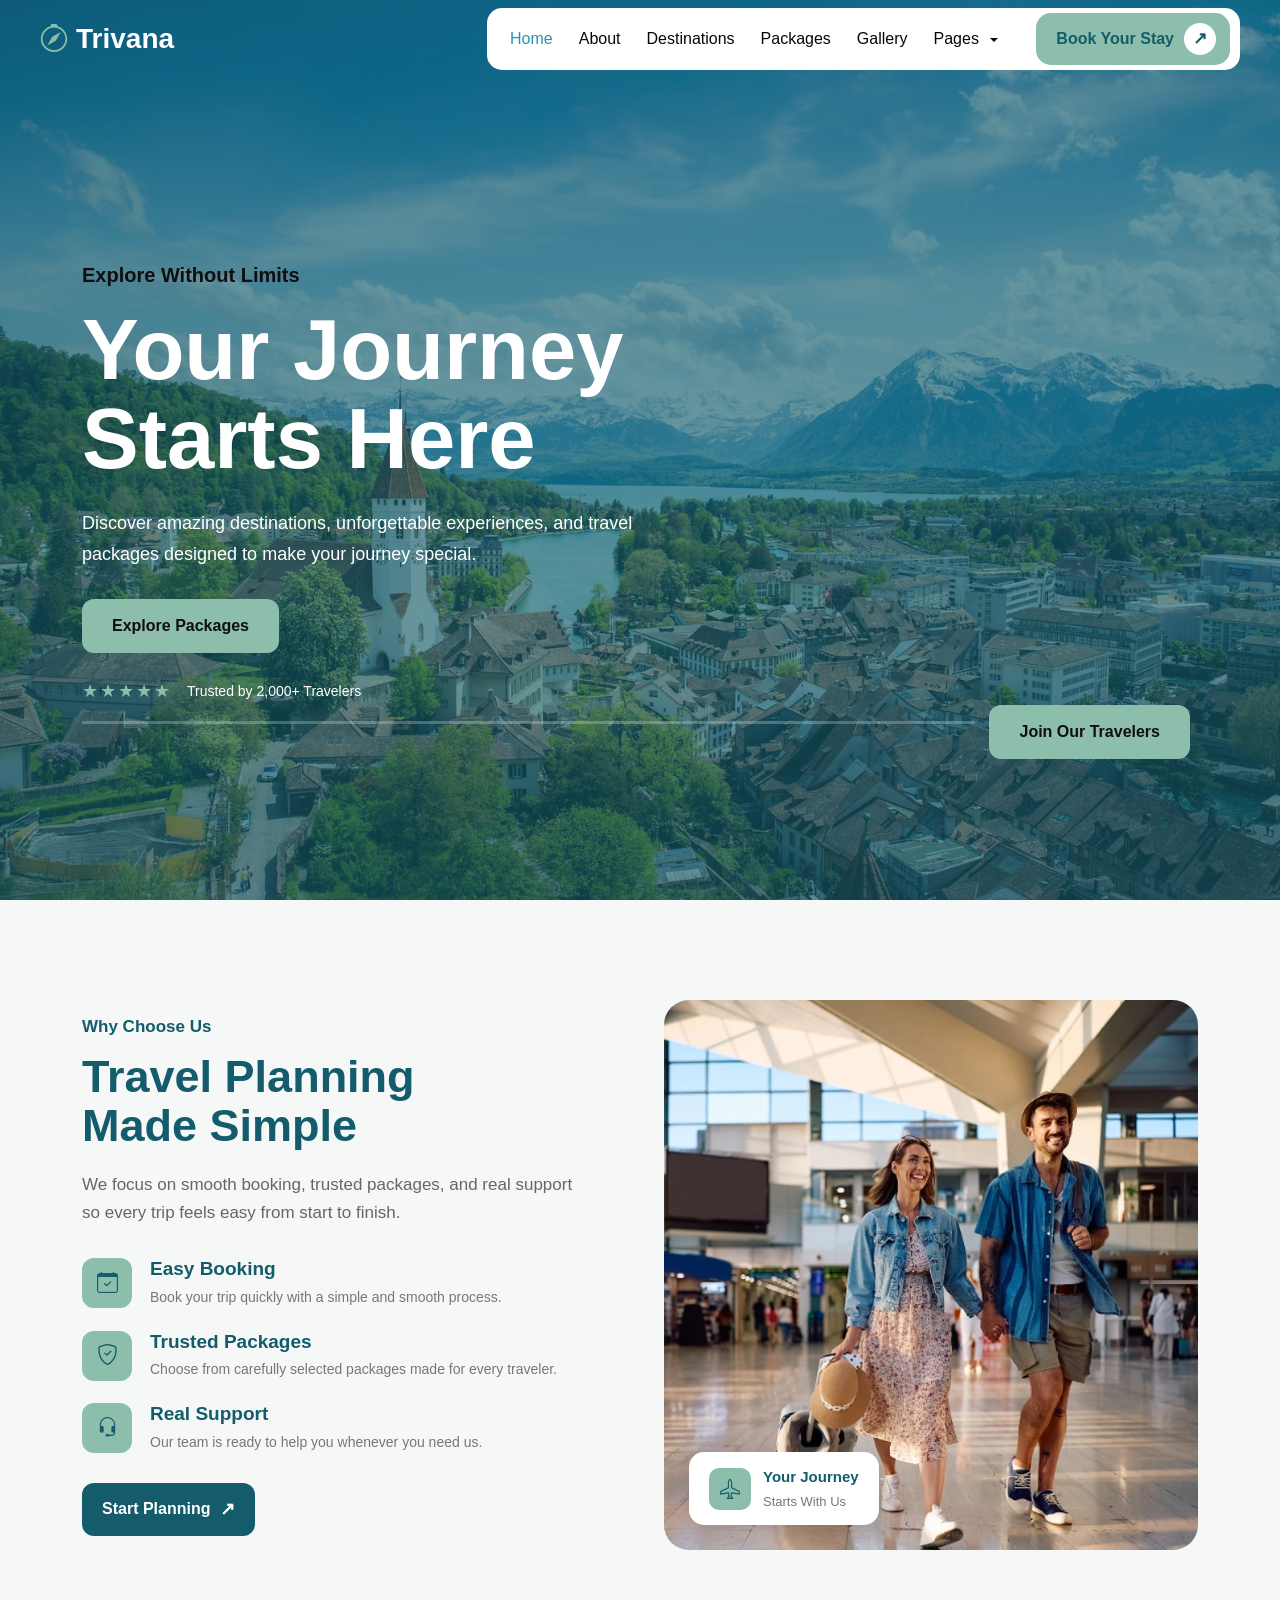
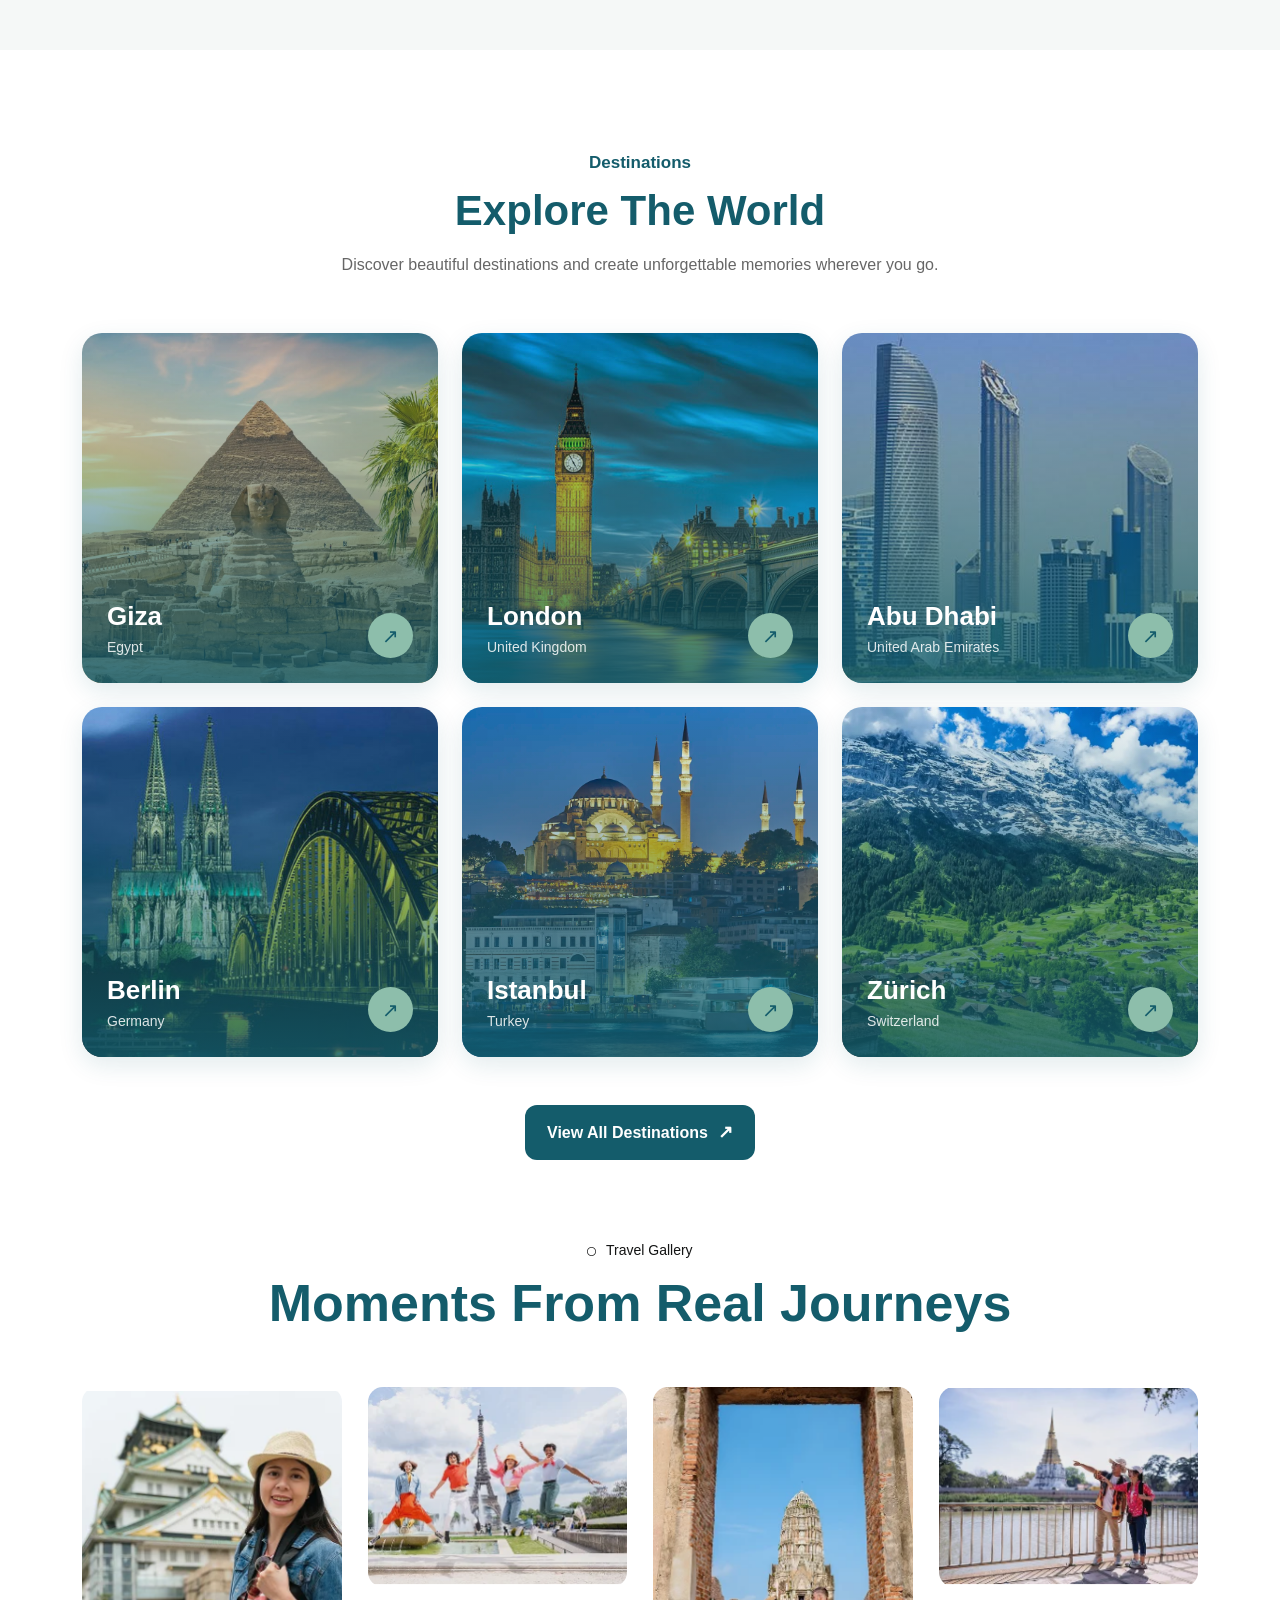
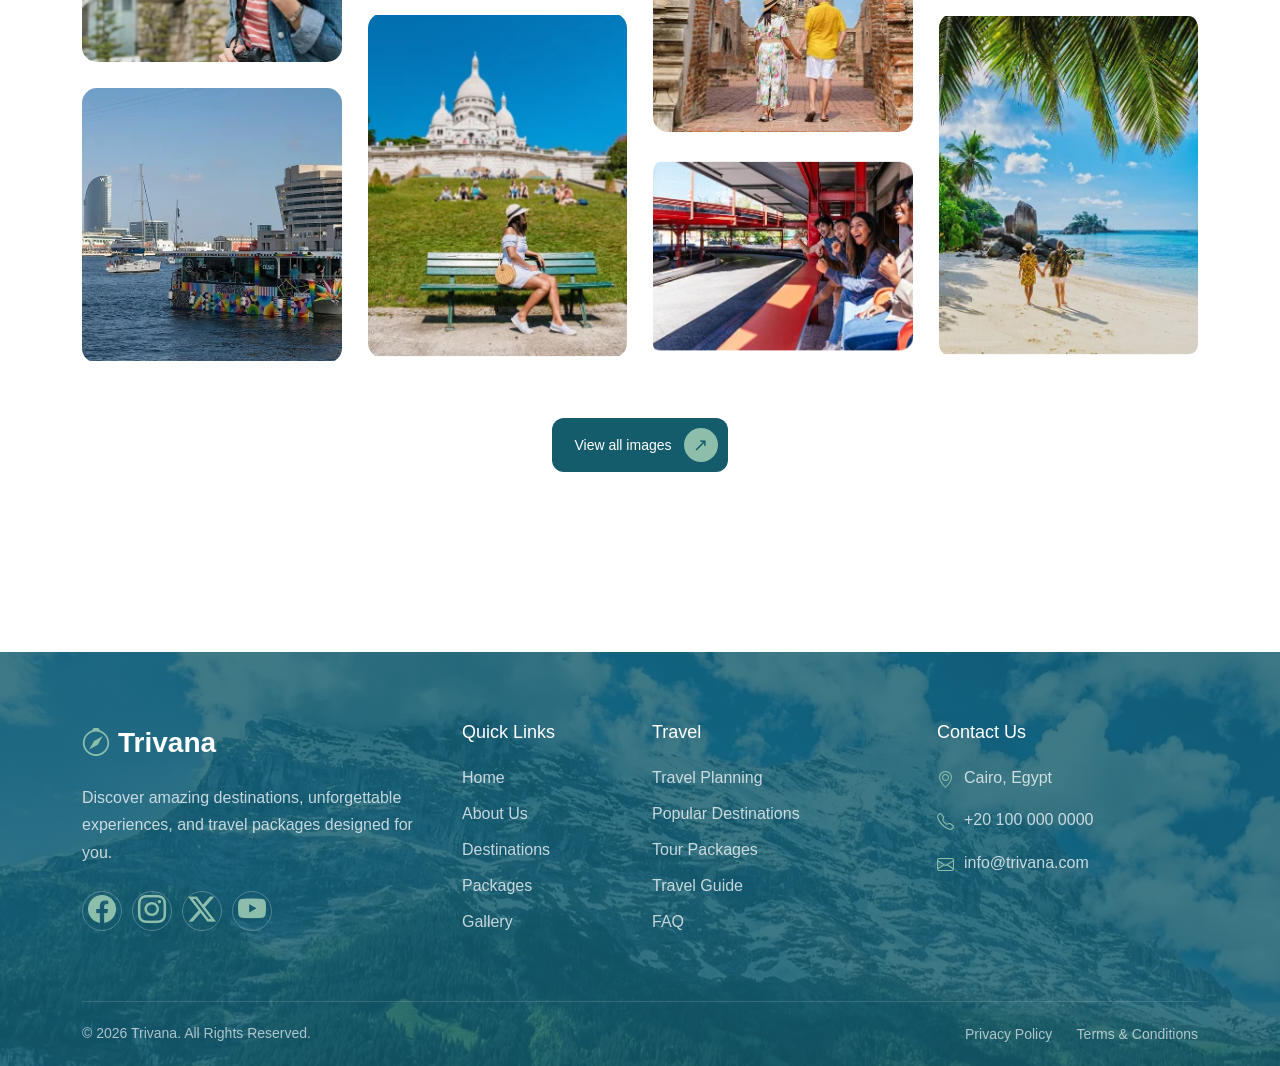
<file: index.html>
<!DOCTYPE html>
<html lang="en">

<head>

    <meta charset="UTF-8">

    <meta name="viewport" content="width=device-width, initial-scale=1.0">

    <title>Trivana</title>

    <link href="https://cdn.jsdelivr.net/npm/bootstrap@5.3.3/dist/css/bootstrap.min.css" rel="stylesheet">

    <!-- Bootstrap Icons -->
    <link rel="stylesheet" href="https://cdn.jsdelivr.net/npm/bootstrap-icons@1.11.3/font/bootstrap-icons.min.css">


    <link rel="stylesheet" href="css/style.css">

</head>


<body>


    <!-- =========================
         NAVBAR
    ========================== -->

    <nav class="navbar navbar-expand-lg">

        <div class="container-fluid navbar-container">


            <!-- Logo -->

            <a class="navbar-brand" href="index.html">

                <i class="bi bi-compass"></i>

                <span>Trivana</span>

            </a>



            <!-- Mobile Button -->

            <button class="navbar-toggler" type="button" data-bs-toggle="collapse" data-bs-target="#mainNavbar"
                aria-controls="mainNavbar" aria-expanded="false" aria-label="Toggle navigation">

                <span class="navbar-toggler-icon"></span>

            </button>



            <!-- Navbar Menu -->

            <div class="collapse navbar-collapse" id="mainNavbar">


                <ul class="navbar-nav">


                    <!-- Home -->

                    <li class="nav-item">

                        <a class="nav-link active" href="index.html">
                            Home
                        </a>

                    </li>



                    <!-- About -->

                    <li class="nav-item">

                        <a class="nav-link" href="about.html">
                            About
                        </a>

                    </li>



                    <!-- Destinations -->

                    <li class="nav-item">

                        <a class="nav-link" href="destinations.html">
                            Destinations
                        </a>

                    </li>



                    <!-- Packages -->

                    <li class="nav-item">

                        <a class="nav-link" href="packages.html">
                            Packages
                        </a>

                    </li>



                    <!-- Gallery -->

                    <li class="nav-item">

                        <a class="nav-link" href="gallery.html">
                            Gallery
                        </a>

                    </li>



                    <!-- Pages -->

                    <li class="nav-item dropdown">

                        <a class="nav-link dropdown-toggle" href="#" role="button" data-bs-toggle="dropdown">
                            Pages
                        </a>


                        <ul class="dropdown-menu">


                            <li>

                                <a class="dropdown-item" href="pricing.html">
                                    Pricing
                                </a>

                            </li>


                            <li>

                                <a class="dropdown-item" href="contact.html">
                                    Contact
                                </a>

                            </li>

                        </ul>

                    </li>


                </ul>



                <!-- Book Button -->

                <a href="contact.html" class="book-btn">

                    Book Your Stay

                    <span>↗</span>

                </a>


            </div>

        </div>

    </nav>



    <!-- =========================
         HERO SECTION
    ========================== -->

    <section class="hero" id="home">


        <!-- Dark Overlay -->

        <div class="hero-overlay"></div>



        <!-- Hero Content -->

        <div class="container hero-content">


            <!-- Small Text -->

            <p class="hero-subtitle">

                Explore Without Limits

            </p>



            <!-- Main Heading -->

            <h1 class="hero-title">

                Your Journey
                <br>
                Starts Here

            </h1>



            <!-- Description -->

            <p class="hero-description">

                Discover amazing destinations, unforgettable
                experiences, and travel packages designed to
                make your journey special.

            </p>



            <!-- Button -->

            <a href="packages.html" class="hero-btn">

                Explore Packages

            </a>



            <!-- Rating -->

            <div class="hero-rating">


                <div class="stars">

                    ★★★★★

                </div>


                <span>

                    Trusted by 2,000+ Travelers

                </span>

                 
            </div>
            <!-- Join Our Travelers Button -->
            <a href="#home" class="travelers-btn">
                Join Our Travelers
            </a>


 <hr class="custom-hr">

        </div>


    </section>




    <!-- =========================
     WHY CHOOSE US
========================= -->

    <section class="why-choose-section">

        <div class="container">

            <div class="row align-items-center g-5">

                <!-- Left Content -->

                <div class="col-lg-6">

                    <div class="why-content">

                        <p class="why-subtitle">
                            Why Choose Us
                        </p>

                        <h2>
                            Travel Planning
                            <br>
                            Made Simple
                        </h2>

                        <p class="why-description">
                            We focus on smooth booking, trusted packages,
                            and real support so every trip feels easy
                            from start to finish.
                        </p>


                        <!-- Features -->

                        <div class="why-features">


                            <!-- Feature 1 -->

                            <div class="why-feature">

                                <div class="why-icon">
                                    <i class="bi bi-calendar-check"></i>
                                </div>

                                <div>

                                    <h3>
                                        Easy Booking
                                    </h3>

                                    <p>
                                        Book your trip quickly with a
                                        simple and smooth process.
                                    </p>

                                </div>

                            </div>


                            <!-- Feature 2 -->

                            <div class="why-feature">

                                <div class="why-icon">
                                    <i class="bi bi-shield-check"></i>
                                </div>

                                <div>

                                    <h3>
                                        Trusted Packages
                                    </h3>

                                    <p>
                                        Choose from carefully selected
                                        packages made for every traveler.
                                    </p>

                                </div>

                            </div>


                            <!-- Feature 3 -->

                            <div class="why-feature">

                                <div class="why-icon">
                                    <i class="bi bi-headset"></i>
                                </div>

                                <div>

                                    <h3>
                                        Real Support
                                    </h3>

                                    <p>
                                        Our team is ready to help you
                                        whenever you need us.
                                    </p>

                                </div>

                            </div>


                        </div>


                        <!-- Start Planning -->

                        <a href="packages.html" class="planning-btn">

                            Start Planning

                            <span>↗</span>

                        </a>

                    </div>

                </div>


                <!-- Right Image -->

                <div class="col-lg-6">

                    <div class="why-image">

                        <img src="images/planning.png" alt="Travel Planning">

                        <!-- Small Card -->

                        <div class="why-image-card">

                            <i class="bi bi-airplane"></i>

                            <div>

                                <strong>
                                    Your Journey
                                </strong>

                                <span>
                                    Starts With Us
                                </span>

                            </div>

                        </div>

                    </div>

                </div>


            </div>

        </div>

    </section>



    <!-- =========================
     DESTINATIONS
========================= -->

    <section class="destinations-section">

        <div class="container">

            <!-- Section Header -->

            <div class="section-title">

                <p>Destinations</p>

                <h2>Explore The World</h2>

                <span>
                    Discover beautiful destinations and create
                    unforgettable memories wherever you go.
                </span>

            </div>


            <!-- Destinations Grid -->

            <div class="row g-4">


                <!-- Destination 1 -->

                <div class="col-lg-4 col-md-6">

                    <div class="destination-card">

                        <img src="images/Egypt.jpeg" alt="Egypt">

                        <div class="destination-content">

                            <div>

                                <h3>Giza</h3>

                                <p>
                                    Egypt
                                </p>

                            </div>

                            <a href="#">
                                ↗
                            </a>

                        </div>

                    </div>

                </div>


                <!-- Destination 2 -->

                <div class="col-lg-4 col-md-6">

                    <div class="destination-card">

                        <img src="images/London.jpg" alt="London">

                        <div class="destination-content">

                            <div>

                                <h3>London</h3>

                                <p>
                                   United Kingdom
                                </p>

                            </div>

                            <a href="#">
                                ↗
                            </a>

                        </div>

                    </div>

                </div>


                <!-- Destination 3 -->

                <div class="col-lg-4 col-md-6">

                    <div class="destination-card">

                        <img src="images/Abu Dhabi.jpg" alt="Abu Dhabi">

                        <div class="destination-content">

                            <div>

                                <h3>Abu Dhabi</h3>

                                <p>
                                    United Arab Emirates
                                </p>

                            </div>

                            <a href="#">
                                ↗
                            </a>

                        </div>

                    </div>

                </div>


                <!-- Destination 4 -->

                <div class="col-lg-4 col-md-6">

                    <div class="destination-card">

                        <img src="images/berlin.jpg" alt="Berlin">

                        <div class="destination-content">

                            <div>

                                <h3>Berlin</h3>

                                <p>
                                    Germany
                                </p>

                            </div>

                            <a href="#">
                                ↗
                            </a>

                        </div>

                    </div>

                </div>


                <!-- Destination 5 -->

                <div class="col-lg-4 col-md-6">

                    <div class="destination-card">

                        <img src="images/istanbul.png" alt="Turkey">

                        <div class="destination-content">

                            <div>

                                <h3>Istanbul</h3>

                                <p>
                                    Turkey
                                </p>

                            </div>

                            <a href="#">
                                ↗
                            </a>

                        </div>

                    </div>

                </div>


                <!-- Destination 6 -->

                <div class="col-lg-4 col-md-6">

                    <div class="destination-card">

                        <img src="images/Switzerland.jpeg" alt="Switzerland">

                        <div class="destination-content">

                            <div>

                                <h3>Zürich</h3>

                                <p>
                                    Switzerland
                                </p>

                            </div>

                            <a href="#">
                                ↗
                            </a>

                        </div>

                    </div>

                </div>


            </div>


            <!-- View All -->

            <div class="text-center mt-5">

                <a href="destinations.html" class="view-all-btn">

                    View All Destinations

                    <span>↗</span>

                </a>

            </div>

        </div>




<!-- =========================
     TRAVEL GALLERY
========================= -->

<section class="gallery-section" id="gallery">

    <div class="container">

        <!-- Title -->

        <div class="gallery-header">

            <p class="gallery-subtitle">
                <i class="bi bi-circle"></i>
                Travel Gallery
            </p>

            <h2>
                Moments From Real Journeys
            </h2>

        </div>


        <!-- Gallery -->

        <div class="gallery-grid">

            <div class="gallery-column">

                <img src="images/1.png" alt="Travel">

                <img src="images/5.png" alt="Travel">

            </div>


            <div class="gallery-column">

                <img src="images/2.png" alt="Travel">

                <img src="images/6.png" alt="Travel">

            </div>


            <div class="gallery-column">

                <img src="images/4.png" alt="Travel">

                <img src="images/7.png" alt="Travel">

            </div>


            <div class="gallery-column">

                <img src="images/3.png" alt="Travel">

                <img src="images/8.png" alt="Travel">

            </div>

        </div>


        <!-- View All Button -->

        <div class="gallery-button">

            <button id="galleryTopBtn">

                View all images

                <span>
                    ↗
                </span>

            </button>

        </div>

    </div>

</section>




    </section <!--=========================FOOTER=========================-->

    <footer class="footer">

        <div class="container">

            <div class="row g-4">

                <!-- About -->

                <div class="col-lg-4 col-md-6">

                    <div class="footer-brand">

                        <a href="#home">
                            <i class="bi bi-compass"></i>
                            Trivana
                        </a>

                        <p>
                            Discover amazing destinations,
                            unforgettable experiences, and
                            travel packages designed for you.
                        </p>

                        <div class="footer-social">

                            <a href="#home">
                                <i class="bi bi-facebook"></i>
                            </a>

                            <a href="#home">
                                <i class="bi bi-instagram"></i>
                            </a>

                            <a href="#home">
                                <i class="bi bi-twitter-x"></i>
                            </a>

                            <a href="#home">
                                <i class="bi bi-youtube"></i>
                            </a>

                        </div>

                    </div>

                </div>


                <!-- Quick Links -->

                <div class="col-lg-2 col-md-6">

                    <div class="footer-links">

                        <h3>Quick Links</h3>

                        <a href="#home">Home</a>

                        <a href="about.html">About Us</a>

                        <a href="destinations.html">Destinations</a>

                        <a href="packages.html">Packages</a>

                        <a href="gallery.html">Gallery</a>

                    </div>

                </div>


                <!-- Travel -->

                <div class="col-lg-3 col-md-6">

                    <div class="footer-links">

                        <h3>Travel</h3>

                        <a href="#">Travel Planning</a>

                        <a href="destinations.html">Popular Destinations</a>

                        <a href="packages.html">Tour Packages</a>

                        <a href="#">Travel Guide</a>

                        <a href="#">FAQ</a>

                    </div>

                </div>


                <!-- Contact -->

                <div class="col-lg-3 col-md-6">

                    <div class="footer-contact">

                        <h3>Contact Us</h3>

                        <p>
                            <i class="bi bi-geo-alt"></i>
                            Cairo, Egypt
                        </p>

                        <p>
                            <i class="bi bi-telephone"></i>
                            +20 100 000 0000
                        </p>

                        <p>
                            <i class="bi bi-envelope"></i>
                            info@trivana.com
                        </p>

                    </div>

                </div>

            </div>


            <!-- Footer Bottom -->

            <div class="footer-bottom">

                <p>
                    © 2026 Trivana. All Rights Reserved.
                </p>

                <div>

                    <a href="#">Privacy Policy</a>

                    <a href="#">Terms & Conditions</a>

                </div>

            </div>

        </div>

    </footer>

<!-- Back To Top Button -->

<button id="backToTop" class="back-to-top">
    ↑
</button>


    <script src="https://cdn.jsdelivr.net/npm/bootstrap@5.3.3/dist/js/bootstrap.bundle.min.js"></script>

    <script src="js/script.js"></script>

</body>

</html>
</file>
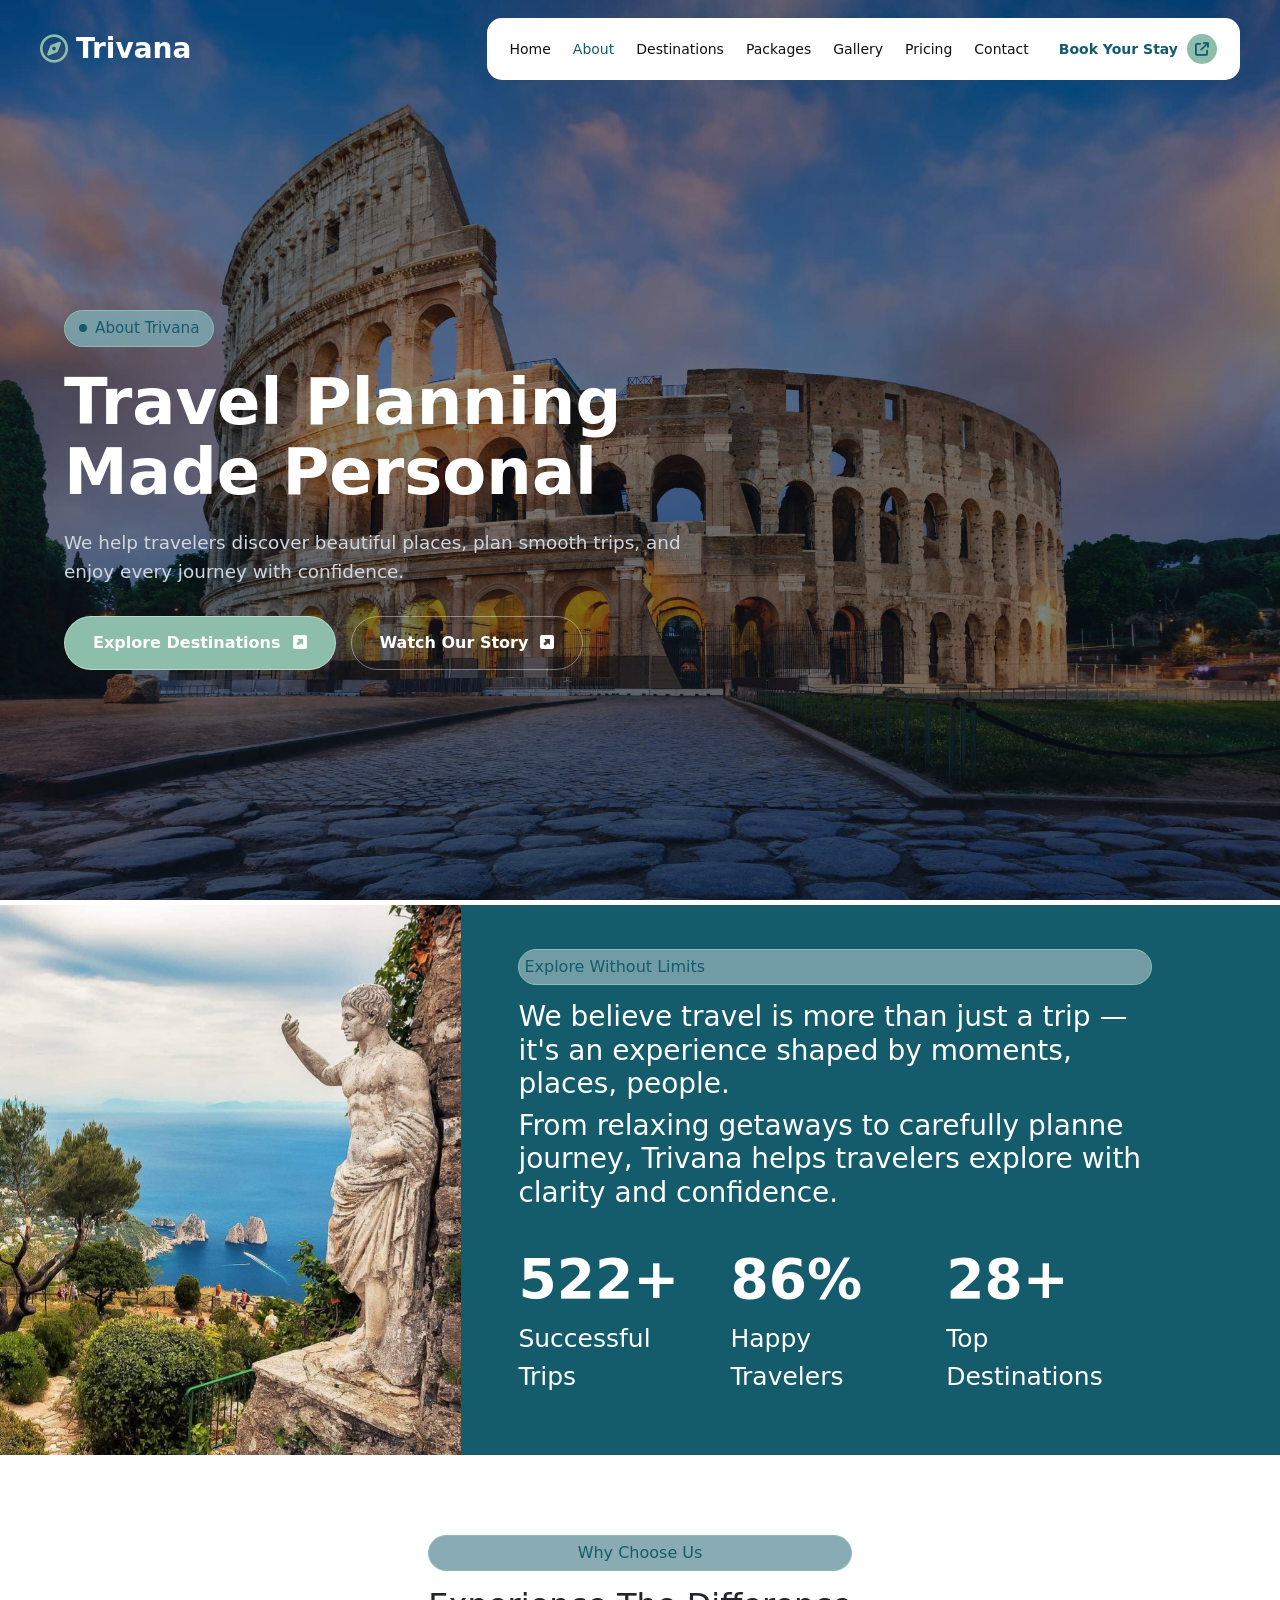
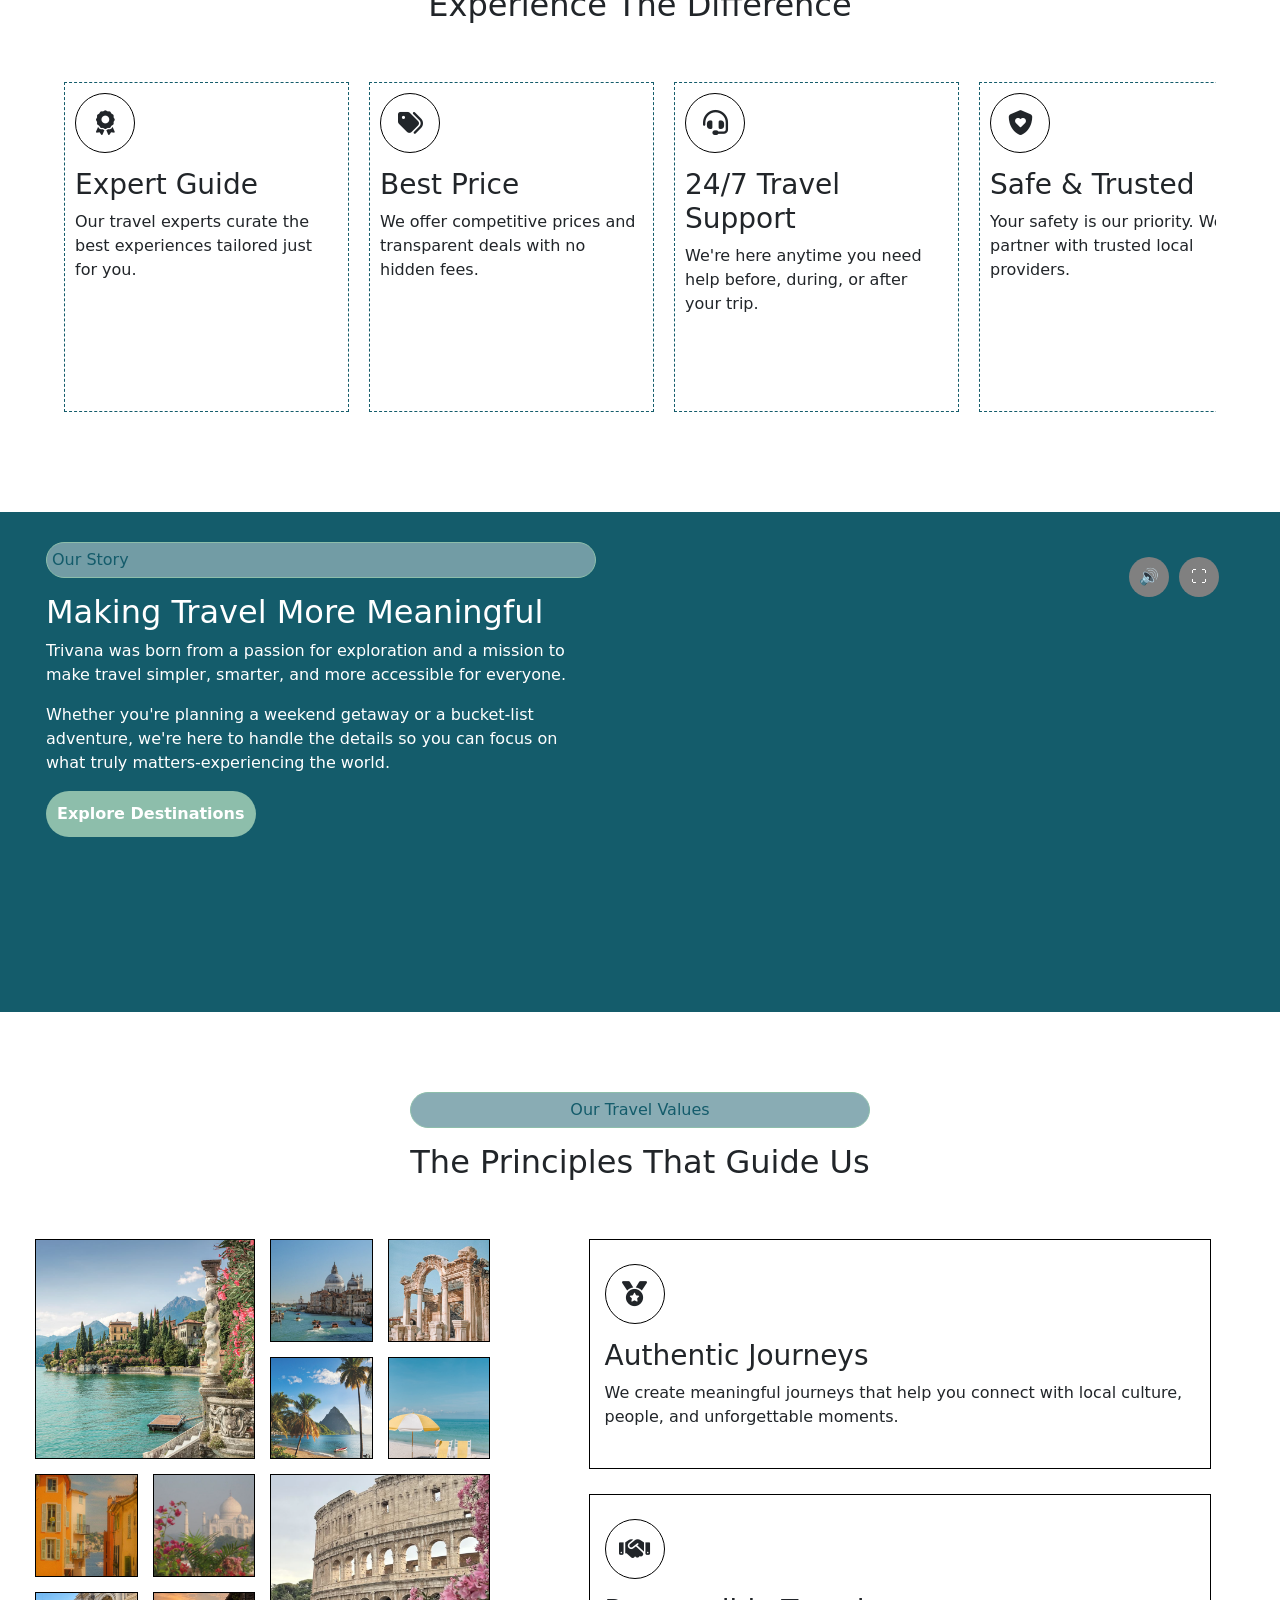
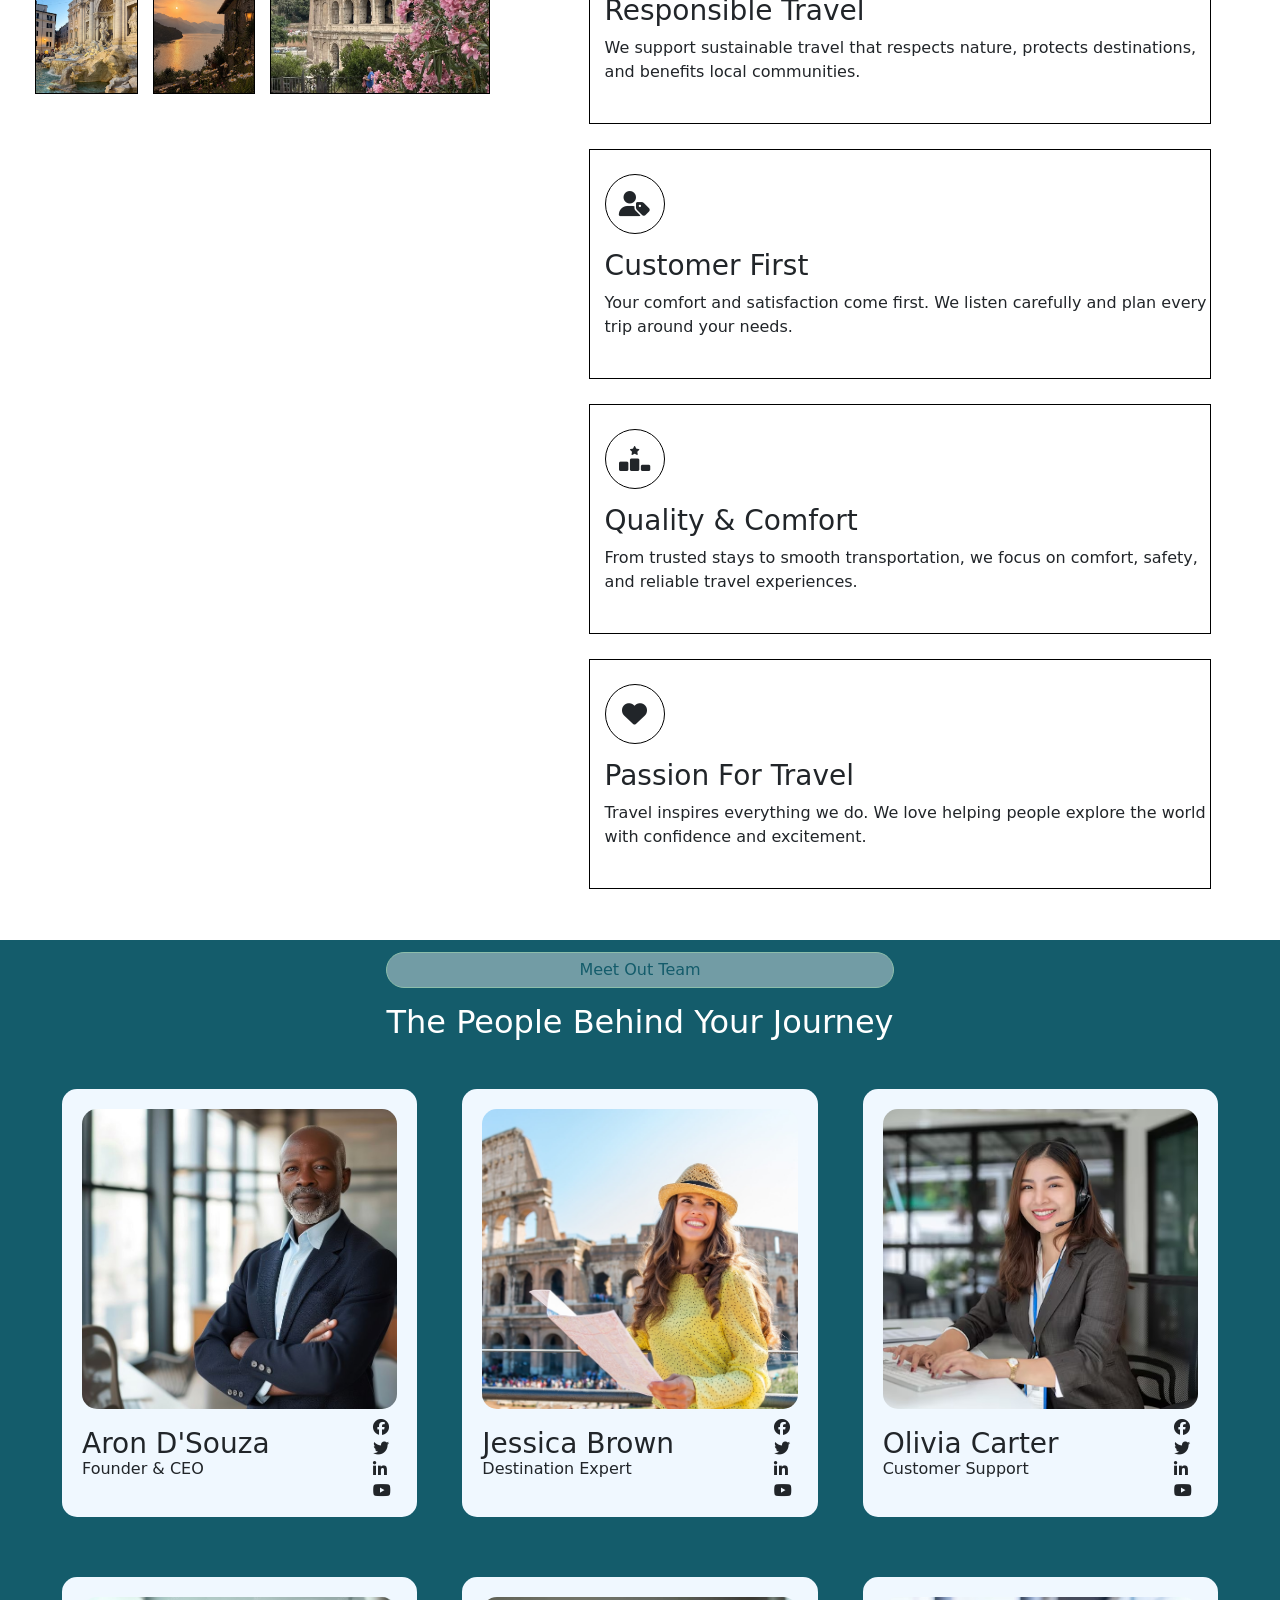
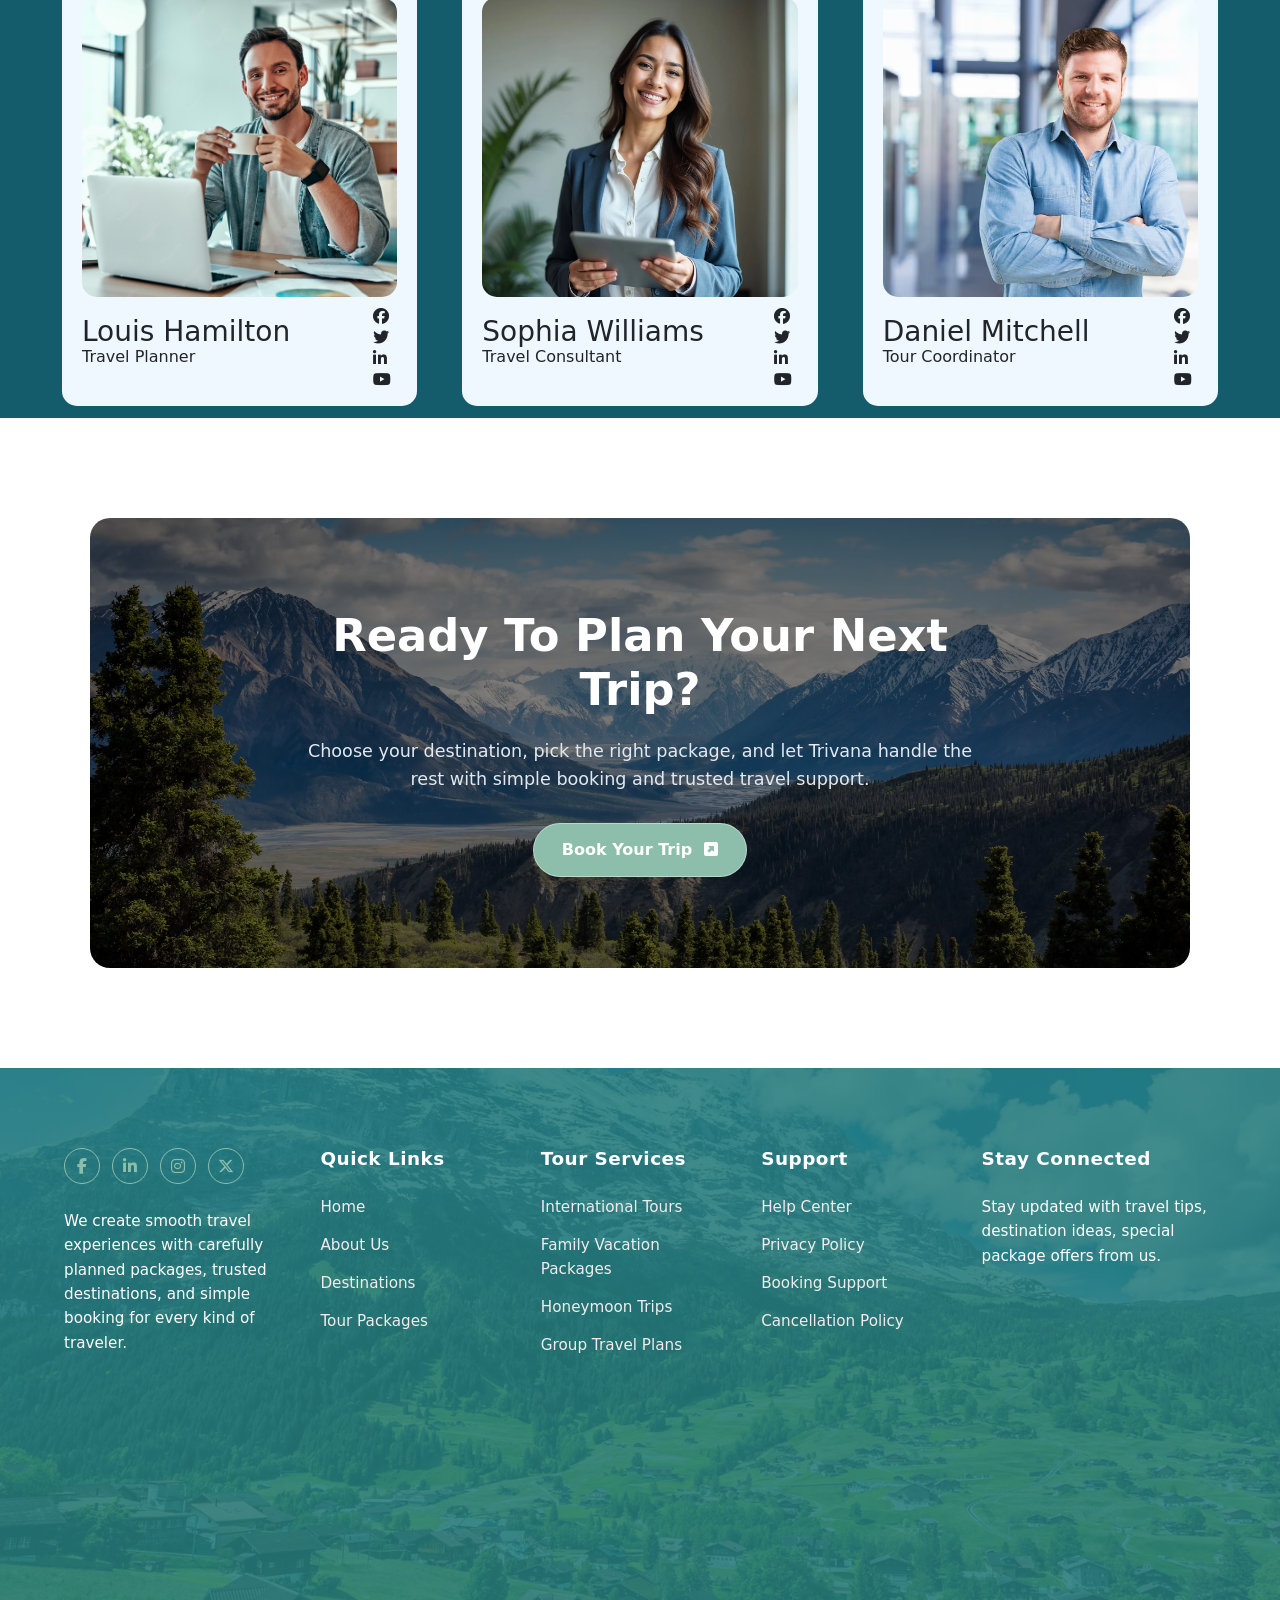
<file: about.html>
<!DOCTYPE html>
<html lang="en">
<head>
    <meta charset="UTF-8">
    <meta name="viewport" content="width=device-width, initial-scale=1.0">
    <title>Trivana</title>
    <link href="https://cdn.jsdelivr.net/npm/bootstrap@5.3.8/dist/css/bootstrap.min.css" rel="stylesheet" integrity="sha384-sRIl4kxILFvY47J16cr9ZwB07vP4J8+LH7qKQnuqkuIAvNWLzeN8tE5YBujZqJLB" crossorigin="anonymous">
    <link rel="styleSheet" href="assets/css/about.css">
    <link rel="stylesheet" href="https://cdnjs.cloudflare.com/ajax/libs/font-awesome/6.5.2/css/all.min.css">

<body>
    

<nav class="navbar navbar-expand-xl">
    <div class="container-fluid navbar-container">
        <a class="navbar-brand" href="index.html">
            <i class="fa-regular fa-compass"></i>
            <span>Trivana</span>
        </a>

        <button class="navbar-toggler" type="button" data-bs-toggle="collapse" data-bs-target="#mainNavbar" aria-controls="mainNavbar" aria-expanded="false" aria-label="Toggle navigation">
            <span class="navbar-toggler-icon"></span>
        </button>

        <div class="collapse navbar-collapse" id="mainNavbar">
            <ul class="navbar-nav">
                <li class="nav-item">
                    <a class="nav-link " href="index.html">Home</a>
                </li>

                <li class="nav-item">
                    <a class="nav-link active" href="about.html">About</a>
                </li>

                <li class="nav-item">
                    <a class="nav-link" href="destinations.html">Destinations</a>
                </li>

                <li class="nav-item">
                    <a class="nav-link" href="packages.html">Packages</a>
                </li>

                <li class="nav-item">
                    <a class="nav-link" href="gallery.html">Gallery</a>
                </li>

                <li class="nav-item">
                    <a class="nav-link" href="pricing.html">Pricing</a>
                </li>

                <li class="nav-item">
                    <a class="nav-link" href="contact.html">Contact</a>
                </li>

                <li class="nav-item">
                    <a class="nav-link book-link" href="contact.html">
                        Book Your Stay
                        <span><i class="fa-solid fa-arrow-up-right-from-square"></i></span>
                    </a>
                </li>
            </ul>
        </div>
    </div>
</nav>

    
    
    <!--*************************************************************************************************  -->
    
    <main class="hero-section">
        <div class="hero-content reveal">
            <div class="sub-heading section-label">
                <span class="dot"></span> About Trivana
            </div>
            <h1>Travel Planning Made Personal</h1>
            <p>We help travelers discover beautiful places, plan smooth trips, and enjoy every journey with confidence.</p>
            
            <div class="hero-buttons">
                <a href="destinations.html" class="btn btn-primary">
                    Explore Destinations <span class="arrow-circle"><i class="fa-solid fa-square-up-right"></i>
                </a>
                <a href="#our-story" class="btn btn-secondary">
                    Watch Our Story <span class="arrow-circle"><i class="fa-solid fa-square-up-right"></i></span>
                </a>
            </div>
        </div>
    </main>
    
    <section class="Explore-Without-Limits reveal">

        <div class="Explore-Without-Limits-container">

            <div class="Explore-Without-Limits-photos">

                <div id="carouselExampleSlidesOnly" class="carousel slide" data-bs-ride="carousel">
                    <div class="carousel-inner">
                        <div class="carousel-item active">
                            <img src="assets/images/carousel_img_1.jpg" class="d-block w-100" alt="rome">
                        </div>

                        <div class="carousel-item">
                            <img src="assets/images/carousel_img_2.jpg" class="d-block w-100" alt="italy">
                        </div>

                        <div class="carousel-item">
                            <img src="assets/images/carousel_img_3.jpg" class="d-block w-100" alt="florence">
                        </div>

                        <div class="carousel-item">
                            <img src="assets/images/carousel_img_4.jpg" class="d-block w-100" alt="dolomites">
                        </div>
                    </div>

                </div>

            </div>


            <div class="Explore-Without-Limits-text">

                <div class="Explore-Without-Limits-text-header">


                    <div class="section-label"><span>Explore Without Limits</span></div>

                    <h3>We believe travel is more than just a trip — 
                        it's an experience shaped by moments, places, people.
                    </h3>

                    <h3>From relaxing getaways to carefully planne journey, 
                        Trivana helps travelers explore with clarity and confidence.
                    </h3>

                    
                </div>

                <div class="Explore-Without-Limits-counter">
                    <div class="counter">
                        <span id="trips">0</span><span>+</span>
                        <p>Successful Trips</p>
                    </div>

                    <div class="counter">
                        <span id="travelers">0</span><span>%</span>
                        <p>Happy Travelers</p>
                    </div>

                    <div class="counter">
                        <span id="destinations">0</span><span>+</span>
                        <p>Top Destinations</p>
                    </div>

                </div>

            </div>

        </div>
        
    </section>

    <section class="why-choose-us reveal">

        <div class="why-choose-us-container">

            <div class="why-choose-us-text">
                
                <div class="section-label"><span>Why Choose Us</span></div>

                <h2> Experience The Difference </h2>
            </div>

            <div class="why-choose-us-cards-container">

                <div class="why-choose-us-cards-track">

                    <div class="why-choose-us-card">
                        <i class="fa-solid fa-award"></i>
                        <h3>Expert Guide</h3>
                        <p>Our travel experts curate the best experiences tailored just for you.</p>
                    </div>

                    <div class="why-choose-us-card">
                        <i class="fa-solid fa-tags"></i>
                        <h3>Best Price</h3>
                        <p>We offer competitive prices and transparent deals with no hidden fees.</p>
                    </div>

                    <div class="why-choose-us-card">
                        <i class="fa-solid fa-headset"></i>
                        <h3>24/7 Travel Support</h3>
                        <p>We're here anytime you need help before, during, or after your trip.</p>
                    </div>

                    <div class="why-choose-us-card">
                        <i class="fa-solid fa-shield-heart"></i>
                        <h3>Safe & Trusted</h3>
                        <p>Your safety is our priority. We partner with trusted local providers.</p>
                    </div>

                    <div class="why-choose-us-card">
                        <i class="fa-solid fa-award"></i>
                        <h3>Expert Guide</h3>
                        <p>Our travel experts curate the best experiences tailored just for you.</p>
                    </div>

                    <div class="why-choose-us-card">
                        <i class="fa-solid fa-tags"></i>
                        <h3>Best Price</h3>
                        <p>We offer competitive prices and transparent deals with no hidden fees.</p>
                    </div>

                    <div class="why-choose-us-card">
                        <i class="fa-solid fa-headset"></i>
                        <h3>24/7 Travel Support</h3>
                        <p>We're here anytime you need help before, during, or after your trip.</p>
                    </div>

                    <div class="why-choose-us-card">
                        <i class="fa-solid fa-shield-heart"></i>
                        <h3>Safe & Trusted</h3>
                        <p>Your safety is our priority. We partner with trusted local providers.</p>
                    </div>


                </div>

                

            </div>
        </div>
    </section>

    <section class="our-story" id="our-story">
        <div class="our-story-container">

            <div class="our-story-text reveal">
                <div class="section-label"><span>Our Story</span></div>
                <h2> Making Travel More Meaningful </h2>

                <p>Trivana was born from a passion for exploration and a mission 
                    to make travel simpler, smarter, and more accessible for everyone.
                </p>

                <p>Whether you're planning a weekend getaway or a bucket-list adventure, 
                    we're here to handle the details so you can focus on what truly matters-experiencing the world.
                </p>

                <a href="destinations.html" class="explore-destinations-btn btn">Explore Destinations</a>

            </div>

            <div class="our-story-video">

                <iframe id="youtube-video"
                    width="560"
                    height="315"
                    src="https://www.youtube.com/embed/ph3yIWba654?controls=0&enablejsapi=1"
                    frameborder="0"
                    allow="accelerometer; autoplay; clipboard-write; encrypted-media; gyroscope; picture-in-picture; web-share"
                    allowfullscreen>
                </iframe>

                <div class="video-controls">

                    <button id="mute-button">🔊</button>

                    <button id="fullscreen-button">⛶</button>

                </div>

            </div>

            <div id="video-overlay">

                <div class="fullscreen-video">

                    <iframe
                        id="fullscreen-youtube-video"
                        src="https://www.youtube.com/embed/ph3yIWba654?controls=0&enablejsapi=1"
                        title="YouTube video player"
                        frameborder="0"
                        allow="autoplay; encrypted-media"
                        allowfullscreen>
                    </iframe>

                    <button id="close-fullscreen">✕</button>

                </div>

            </div>
        </div>
        
    </section>

    <section class="our-travel-values reveal">

        <div class="our-travel-values-container">

            <div class="our-travel-values-text">
                <span class="section-label">Our Travel Values</span>

                <h2> The Principles That Guide Us </h2>
            </div>

            <div class="our-travel-values-body">

                <div class="our-travel-values-grid-container">

                    <div class="our-travel-values-grid">

                        <div class="pic1 our-travel-values-imgs"><img src="assets/images/grid_img_1.jpg"></div>
                        <div class="pic2 our-travel-values-imgs"><img src="assets/images/grid_img_2.jpg"></div>
                        <div class="pic3 our-travel-values-imgs"><img src="assets/images/grid_img_3.jpg"></div>
                        <div class="pic4 our-travel-values-imgs"><img src="assets/images/grid_img_4.jpg"></div>
                        <div class="pic5 our-travel-values-imgs"><img src="assets/images/grid_img_5.jpg"></div>
                        <div class="pic6 our-travel-values-imgs"><img src="assets/images/grid_img_6.jpg"></div>
                        <div class="pic7 our-travel-values-imgs"><img src="assets/images/grid_img_7.jpg"></div>
                        <div class="pic8 our-travel-values-imgs"><img src="assets/images/grid_img_8.jpg"></div>
                        <div class="pic9 our-travel-values-imgs"><img src="assets/images/grid_img_9.jpg"></div>
                        <div class="pic10 our-travel-values-imgs"><img src="assets/images/grid_img_10.jpg"></div>
                    
                    </div>

                </div>

                

                <div class="our-travel-values-cards-container">

                    <div class="our-travel-values-card">
                        <i class="fa-solid fa-medal"></i>
                        <h3>Authentic Journeys</h3>
                        <p>We create meaningful journeys that help you connect with local culture, people, and unforgettable moments.</p>
                    </div>

                    <div class="our-travel-values-card">
                        <i class="fa-solid fa-handshake"></i>
                        <h3>Responsible Travel</h3>
                        <p>We support sustainable travel that respects nature, protects destinations, and benefits local communities.</p>
                    </div>

                    <div class="our-travel-values-card">
                        <i class="fa-solid fa-user-tag"></i>
                        <h3>Customer First</h3>
                        <p>Your comfort and satisfaction come first. We listen carefully and plan every trip around your needs.</p>
                    </div>

                    <div class="our-travel-values-card">
                        <i class="fa-solid fa-ranking-star"></i>
                        <h3>Quality & Comfort</h3>
                        <p>From trusted stays to smooth transportation, we focus on comfort, safety, and reliable travel experiences.</p>
                    </div>

                    <div class="our-travel-values-card">
                        <i class="fa-solid fa-heart"></i>
                        <h3>Passion For Travel</h3>
                        <p>Travel inspires everything we do. We love helping people explore the world with confidence and excitement.</p>
                    </div>

                </div>

                 

            </div>


        </div>
    </section>

    <section class="meet-our-team-section reveal">

        <div class="meet-our-team-container">


            <div class="meet-our-team-text">
                <div class="section-label"><span>Meet Out Team</span></div>

                <h2>The People Behind Your Journey</h2>
            </div>

            <div class="meet_our_team_cards_container">

                <div class="cards-track-with-js" id="cards-track-with-js">

                    <div class="meet-our-team-card">

                        <img src="assets/images/aron.jpg">

                        <div class="meet_our_team_card_info">
                            <h3>Aron D'Souza</h3>
                            <p>Founder & CEO</p>
                        </div>

                        <div class="meet_our_team_icons">
                            <i class="fa-brands fa-facebook"></i>
                            <i class="fa-brands fa-twitter"></i>
                            <i class="fa-brands fa-linkedin-in"></i>
                            <i class="fa-brands fa-youtube"></i>
                        </div>

                        <div class="meet_our_team_card_more_info">
                            <ul>
                                <li>Aron serves as the Founder and CEO, leading the company's overall direction.</li>
                                <li>Focuses on innovation, and delivering value to customers.</li>
                            </ul>
                        </div>
                    </div>

                    <div class="meet-our-team-card">
                        <img src="assets/images/jessica.jpg">

                        <div class="meet_our_team_card_info">
                            <h3>Jessica Brown</h3>
                            <p>Destination Expert</p>
                        </div>

                        <div class="meet_our_team_icons">
                            <i class="fa-brands fa-facebook"></i>
                            <i class="fa-brands fa-twitter"></i>
                            <i class="fa-brands fa-linkedin-in"></i>
                            <i class="fa-brands fa-youtube"></i>
                        </div>

                        <div class="meet_our_team_card_more_info">
                            <ul>
                                <li>Jessica Brown is a Destination Expert specializing in creating memorable travel experiences.</li>
                                <li>She has extensive knowledge of popular destinations, local attractions, and travel planning.</li>
                            </ul>
                        </div>

                    </div>

                    <div class="meet-our-team-card">
                        <img src="assets/images/olivia.avif">

                        <div class="meet_our_team_card_info">
                            <h3>Olivia Carter</h3>
                            <p>Customer Support</p>
                        </div>

                        <div class="meet_our_team_icons">
                            <i class="fa-brands fa-facebook"></i>
                            <i class="fa-brands fa-twitter"></i>
                            <i class="fa-brands fa-linkedin-in"></i>
                            <i class="fa-brands fa-youtube"></i>
                        </div>

                        <div class="meet_our_team_card_more_info">
                            <ul>
                                <li>Olivia Carter Works in Customer Support, helping customers resolve questions and issues.</li>
                                <li>Olivia Focuses on customer satisfaction and building positive relationships and assists customers through practical solutions.</li>
                            </ul>
                        </div>

                    </div>

                    <div class="meet-our-team-card">
                        <img src="assets/images/louis.jpg">

                        <div class="meet_our_team_card_info">
                            <h3>Louis Hamilton</h3>
                            <p>Travel Planner</p>
                        </div>
                        
                        <div class="meet_our_team_icons">
                            <i class="fa-brands fa-facebook blue-icon"></i>
                            <i class="fa-brands fa-twitter blue-icon"></i>
                            <i class="fa-brands fa-linkedin-in blue-icon"></i>
                            <i class="fa-brands fa-youtube red-icon"></i>
                        </div>

                        <div class="meet_our_team_card_more_info">
                            <ul>
                                <li>louis Helps travelers manage schedules and make the most of their trips.</li>
                                <li>Focuses on creating smooth, enjoyable, and well-organized travel experiences.</li>
                            </ul>
                        </div>

                        

                    </div>

                    <div class="meet-our-team-card">
                        <img src="assets/images/sophia.webp">

                        <div class="meet_our_team_card_info">
                            <h3>Sophia Williams</h3>
                            <p>Travel Consultant</p>
                        </div>

                        <div class="meet_our_team_icons">
                            <i class="fa-brands fa-facebook"></i>
                            <i class="fa-brands fa-twitter"></i>
                            <i class="fa-brands fa-linkedin-in"></i>
                            <i class="fa-brands fa-youtube"></i>
                        </div>

                        <div class="meet_our_team_card_more_info">
                            <ul>
                                <li>Sophia Williams helps clients plan personalized trips based on their preferences and budget.</li>
                                <li>She Provides guidance on travel schedules and arrangements.</li>
                            </ul>
                        </div>

                    </div>

                    <div class="meet-our-team-card">
                        <img src="assets/images/Daniel.avif">

                        <div class="meet_our_team_card_info">
                            <h3>Daniel Mitchell</h3>
                            <p>Tour Coordinator</p>
                        </div>

                        <div class="meet_our_team_icons">
                            <i class="fa-brands fa-facebook"></i>
                            <i class="fa-brands fa-twitter"></i>
                            <i class="fa-brands fa-linkedin-in"></i>
                            <i class="fa-brands fa-youtube"></i>
                        </div>

                        <div class="meet_our_team_card_more_info">
                            <ul>
                                <li>Daniel Mitchell manages schedules, activities, transportation, and group arrangements.</li>
                                <li>He works with hotels, guides, and other travel partners.</li>
                            </ul>
                        </div>

                    </div>

                    <div class="meet-our-team-card duplicate">

                        <img src="assets/images/aron.jpg">

                        <div class="meet_our_team_card_info">
                            <h3>Aron D'Souza</h3>
                            <p>Founder & CEO</p>
                        </div>

                        <div class="meet_our_team_icons">
                            <i class="fa-brands fa-facebook"></i>
                            <i class="fa-brands fa-twitter"></i>
                            <i class="fa-brands fa-linkedin-in"></i>
                            <i class="fa-brands fa-youtube"></i>
                        </div>

                        <div class="meet_our_team_card_more_info">
                            <ul>
                                <li>Aron serves as the Founder and CEO, leading the company's overall direction.</li>
                                <li>Focuses on innovation, and delivering value to customers.</li>
                            </ul>
                        </div>
                    </div>

                    <div class="meet-our-team-card duplicate">
                        <img src="assets/images/jessica.jpg">

                        <div class="meet_our_team_card_info">
                            <h3>Jessica Brown</h3>
                            <p>Destination Expert</p>
                        </div>

                        <div class="meet_our_team_icons">
                            <i class="fa-brands fa-facebook"></i>
                            <i class="fa-brands fa-twitter"></i>
                            <i class="fa-brands fa-linkedin-in"></i>
                            <i class="fa-brands fa-youtube"></i>
                        </div>

                        <div class="meet_our_team_card_more_info">
                            <ul>
                                <li>Jessica Brown is a Destination Expert specializing in creating memorable travel experiences.</li>
                                <li>She has extensive knowledge of popular destinations, local attractions, and travel planning.</li>
                            </ul>
                        </div>

                    </div>

                    <div class="meet-our-team-card duplicate">
                        <img src="assets/images/olivia.avif">

                        <div class="meet_our_team_card_info">
                            <h3>Olivia Carter</h3>
                            <p>Customer Support</p>
                        </div>

                        <div class="meet_our_team_icons">
                            <i class="fa-brands fa-facebook"></i>
                            <i class="fa-brands fa-twitter"></i>
                            <i class="fa-brands fa-linkedin-in"></i>
                            <i class="fa-brands fa-youtube"></i>
                        </div>

                        <div class="meet_our_team_card_more_info">
                            <ul>
                                <li>Olivia Carter Works in Customer Support, helping customers resolve questions and issues.</li>
                                <li>Olivia Focuses on customer satisfaction and building positive relationships and assists customers through practical solutions.</li>
                            </ul>
                        </div>

                    </div>

                    <div class="meet-our-team-card duplicate">
                        <img src="assets/images/louis.jpg">

                        <div class="meet_our_team_card_info">
                            <h3>Louis Hamilton</h3>
                            <p>Travel Planner</p>
                        </div>
                        
                        <div class="meet_our_team_icons">
                            <i class="fa-brands fa-facebook blue-icon"></i>
                            <i class="fa-brands fa-twitter blue-icon"></i>
                            <i class="fa-brands fa-linkedin-in blue-icon"></i>
                            <i class="fa-brands fa-youtube red-icon"></i>
                        </div>

                        <div class="meet_our_team_card_more_info">
                            <ul>
                                <li>louis Helps travelers manage schedules and make the most of their trips.</li>
                                <li>Focuses on creating smooth, enjoyable, and well-organized travel experiences.</li>
                            </ul>
                        </div>

                        

                    </div>

                    <div class="meet-our-team-card duplicate">
                        <img src="assets/images/sophia.webp">

                        <div class="meet_our_team_card_info">
                            <h3>Sophia Williams</h3>
                            <p>Travel Consultant</p>
                        </div>

                        <div class="meet_our_team_icons">
                            <i class="fa-brands fa-facebook"></i>
                            <i class="fa-brands fa-twitter"></i>
                            <i class="fa-brands fa-linkedin-in"></i>
                            <i class="fa-brands fa-youtube"></i>
                        </div>

                        <div class="meet_our_team_card_more_info">
                            <ul>
                                <li>Sophia Williams helps clients plan personalized trips based on their preferences and budget.</li>
                                <li>She Provides guidance on travel schedules and arrangements.</li>
                            </ul>
                        </div>

                    </div>

                    <div class="meet-our-team-card duplicate">
                        <img src="assets/images/Daniel.avif">

                        <div class="meet_our_team_card_info">
                            <h3>Daniel Mitchell</h3>
                            <p>Tour Coordinator</p>
                        </div>

                        <div class="meet_our_team_icons">
                            <i class="fa-brands fa-facebook"></i>
                            <i class="fa-brands fa-twitter"></i>
                            <i class="fa-brands fa-linkedin-in"></i>
                            <i class="fa-brands fa-youtube"></i>
                        </div>

                        <div class="meet_our_team_card_more_info">
                            <ul>
                                <li>Daniel Mitchell manages schedules, activities, transportation, and group arrangements.</li>
                                <li>He works with hotels, guides, and other travel partners.</li>
                            </ul>
                        </div>

                    </div>

                </div>

            </div>
        </div>

        
    </section>

    <section class="cta-section reveal">
        <div class="cta-banner">
            <div class="cta-content">
                <h2>Ready To Plan Your Next Trip?</h2>
                <p>Choose your destination, pick the right package, and let Trivana handle the rest with simple booking and trusted travel support.</p>
                <a href="contact.html" class="btn btn-primary">
                    Book Your Trip <span class="arrow-circle"><i class="fa-solid fa-square-up-right"></i></span>
                </a>
            </div>
        </div>
    </section>

    <footer class="footer-section reveal">
        <div class="footer-overlay"></div>
        <div class="footer-container">
            
            <div class="footer-col brand-col">
            <div class="social-icons">
                <a href="#" aria-label="Facebook"><i class="fab fa-facebook-f"></i></a>
                <a href="#" aria-label="LinkedIn"><i class="fab fa-linkedin-in"></i></a>
                <a href="#" aria-label="Instagram"><i class="fab fa-instagram"></i></a>
                <a href="#" aria-label="Twitter"><i class="fab fa-x-twitter"></i></a>
            </div>
            <p class="brand-desc">
                We create smooth travel experiences with carefully planned packages, trusted destinations, and simple booking for every kind of traveler.
            </p>
            </div>

            <div class="footer-col">
            <h3 class="footer-heading">Quick Links</h3>
            <ul class="footer-links">
                <li><a href="index.html">Home</a></li>
                <li><a href="about.html">About Us</a></li>
                <li><a href="destinations.html">Destinations</a></li>
                <li><a href="packages.html">Tour Packages</a></li>
            </ul>
            </div>

            <div class="footer-col">
            <h3 class="footer-heading">Tour Services</h3>
            <ul class="footer-links">
                <li><a href="#">International Tours</a></li>
                <li><a href="#">Family Vacation Packages</a></li>
                <li><a href="#">Honeymoon Trips</a></li>
                <li><a href="#">Group Travel Plans</a></li>
            </ul>
            </div>

            <div class="footer-col">
            <h3 class="footer-heading">Support</h3>
            <ul class="footer-links">
                <li><a href="#">Help Center</a></li>
                <li><a href="#">Privacy Policy</a></li>
                <li><a href="#">Booking Support</a></li>
                <li><a href="#">Cancellation Policy</a></li>
            </ul>
            </div>

            <div class="footer-col newsletter-col">
            <h3 class="footer-heading">Stay Connected</h3>
            <p class="newsletter-desc">
                Stay updated with travel tips, destination ideas, special package offers from us.
            </p>
          
            </div>

        </div>

 
       
    </footer>




    
    <script src="https://cdn.jsdelivr.net/npm/bootstrap@5.3.8/dist/js/bootstrap.bundle.min.js" integrity="sha384-FKyoEForCGlyvwx9Hj09JcYn3nv7wiPVlz7YYwJrWVcXK/BmnVDxM+D2scQbITxI" crossorigin="anonymous"></script>
    <script src="assets/js/about.js"></script>
    <script src="https://www.youtube.com/iframe_api"></script>
</body>
</html>
</file>
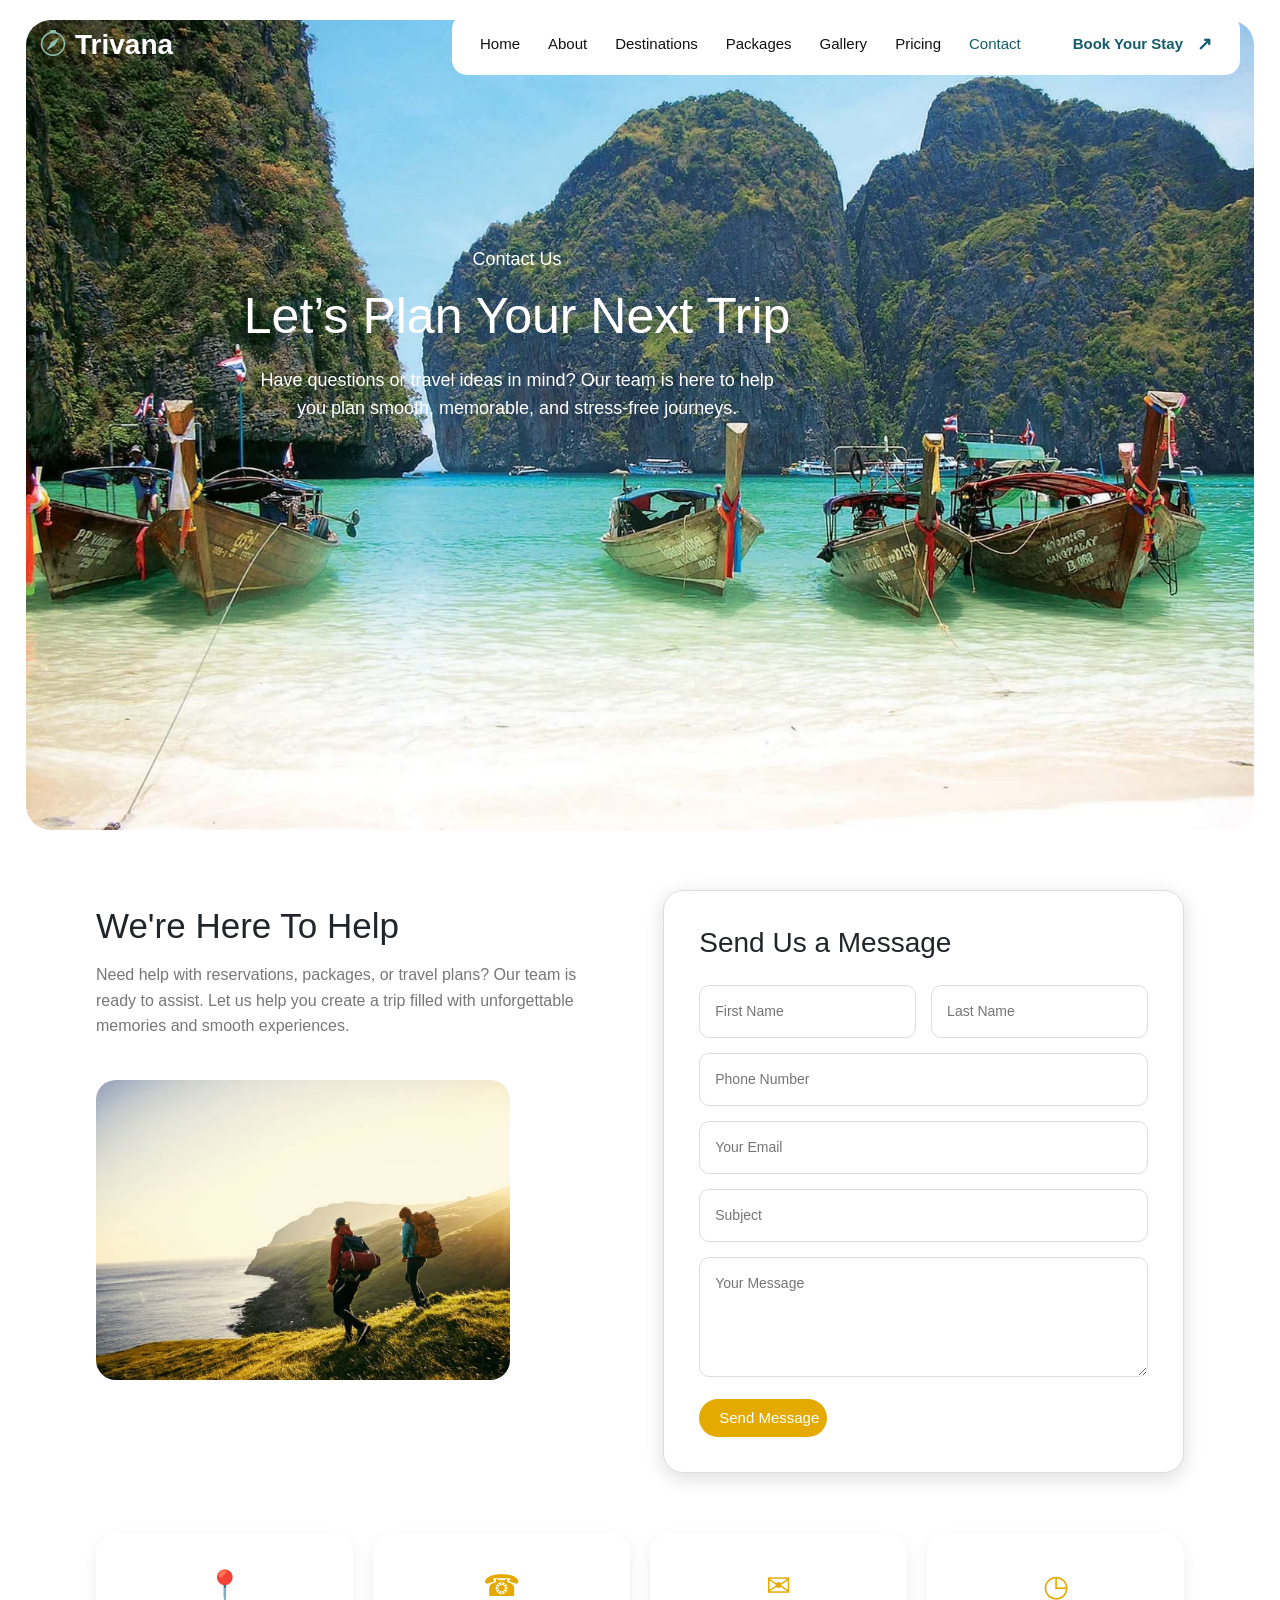
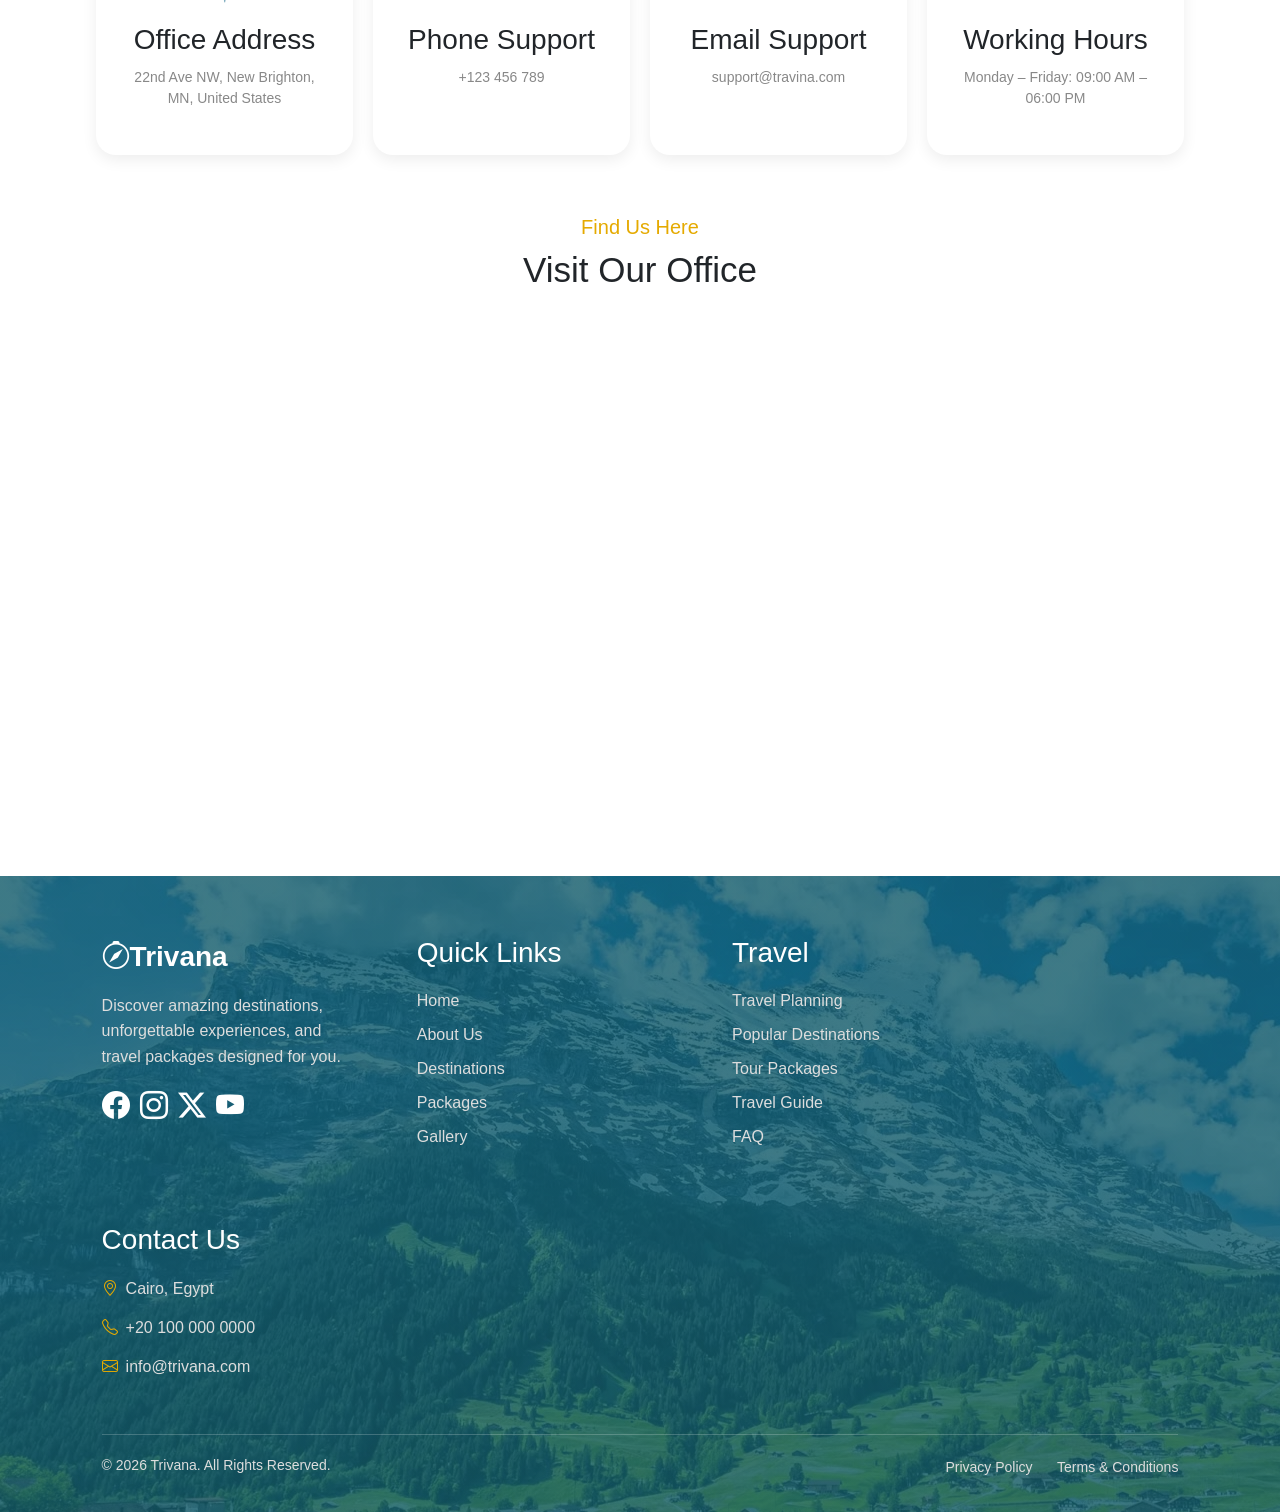
<file: contact.html>
<!DOCTYPE html>
<html lang="en">
<head>
    <meta charset="UTF-8">
    <meta name="viewport" content="width=device-width, initial-scale=1.0">
    <title>Contact</title>
     <link href="https://cdn.jsdelivr.net/npm/bootstrap@5.3.3/dist/css/bootstrap.min.css" rel="stylesheet">
     <link rel="stylesheet" href="https://cdn.jsdelivr.net/npm/bootstrap-icons@1.11.3/font/bootstrap-icons.min.css">


    <link rel="stylesheet" href="css/contact.css">
    <link rel="stylesheet" href="https://cdn.jsdelivr.net/npm/bootstrap-icons@1.11.3/font/bootstrap-icons.min.css">
</head>
<body>
    <nav class="navbar navbar-expand-xl">
        <div class="container-fluid navbar-container">
            <a class="navbar-brand" href="index.html">
                <i class="bi bi-compass"></i>
                <span>Trivana</span>
            </a>

            <button class="navbar-toggler" type="button" data-bs-toggle="collapse" data-bs-target="#mainNavbar" aria-controls="mainNavbar" aria-expanded="false" aria-label="Toggle navigation">
                <span class="navbar-toggler-icon"></span>
            </button>

            <div class="collapse navbar-collapse" id="mainNavbar">
                <ul class="navbar-nav">
                    <li class="nav-item">
                        <a class="nav-link" href="index.html">Home</a>
                    </li>

                    <li class="nav-item">
                        <a class="nav-link" href="about.html">About</a>
                    </li>

                    <li class="nav-item">
                        <a class="nav-link " href="destinations.html">Destinations</a>
                    </li>

                    <li class="nav-item">
                        <a class="nav-link" href="packages.html">Packages</a>
                    </li>

                    <li class="nav-item">
                        <a class="nav-link" href="gallery.html">Gallery</a>
                    </li>

                    <li class="nav-item">
                        <a class="nav-link " href="pricing.html">Pricing</a>
                    </li>

                    <li class="nav-item">
                        <a class="nav-link active" href="contact.html">Contact</a>
                    </li>

                    <li class="nav-item">
                        <a class="nav-link book-link" href="contact.html">
                            Book Your Stay
                            <span>↗</span>
                        </a>
                    </li>
                </ul>
            </div>
        </div>
    </nav>

     <section class="contact-hero">
    <img src="images/WhatsApp Image 2026-08-18 at 4.53.58 AM.jpeg">

    <div class="contact-text">
        <h5 class="small-tittle">Contact Us</h5>
        <h1>Let’s Plan Your Next Trip</h1>
        <p>Have questions or travel ideas in mind? Our team is here to help
        <br> you plan smooth, memorable, and stress-free journeys.</p>
    </div>
</section>
<section class="contact-section">
    <div class="contact-info">
        <h2>We're Here To Help</h2>
        <p>Need help with reservations, packages, or travel plans? Our team is
        <br> ready to assist. Let us help you create a trip filled with unforgettable 
        <br>memories and smooth experiences.</p>
        <img src="images/WhatsApp Image 2026-08-18 at 4.54.06 AM (2).jpeg">
    </div>
    <div class="contact-form">
        <h2>Send Us a Message</h2>
        <form>
            <div class="name-inputs">
                <input type="text" placeholder="First Name">
                <input type="text" placeholder="Last Name">
            </div>
            <input type="tel" placeholder="Phone Number">
            <input type="email" placeholder="Your Email">
            <input type="text" placeholder="Subject">
            <textarea placeholder="Your Message"></textarea>
            <button>Send Message</button>
        </form>
    </div>
</section>

<section class="contact-details">
    <div class="detail-card">
        <div class="detail-icon">📍</div>
        <h3>Office Address</h3>
        <p>22nd Ave NW, New Brighton, MN, United States</p>
    </div>
    <div class="detail-card">
        <div class="detail-icon">☎</div>
        <h3>Phone Support</h3>
        <p>+123 456 789</p>
    </div>
    <div class="detail-card">
        <div class="detail-icon">✉</div>
        <h3>Email Support</h3>
        <p>support@travina.com</p>
    </div>
    <div class="detail-card">
        <div class="detail-icon">◷</div>
        <h3>Working Hours</h3>
        <p>Monday – Friday: 09:00 AM – 06:00 PM</p>
    </div>
</section>
<section class="map-section">
    <div class="map-title">
        <h5>Find Us Here</h5>
        <h2>Visit Our Office</h2>
    </div>
    <div class="map">
        <iframe src="https://www.google.com/maps?q=New+Brighton,+Minnesota&output=embed"></iframe>
    </div>
</section>
</section <!--=========================FOOTER=========================-->
    <footer class="footer">
        <div class="container">
            <div class="row g-4">
                <!-- About -->
                <div class="col-lg-4 col-md-6">
                    <div class="footer-brand">
                        <a href="index.html"><i class="bi bi-compass"></i>Trivana</a>
                        <p>Discover amazing destinations,
                            unforgettable experiences, and
                            travel packages designed for you.</p>
                        <div class="footer-social">
                            <a href="#"><i class="bi bi-facebook"></i></a>
                            <a href="#"><i class="bi bi-instagram"></i></a>
                            <a href="#"><i class="bi bi-twitter-x"></i></a>
                            <a href="#"><i class="bi bi-youtube"></i></a>
                        </div>
                    </div>
                </div>
                <!-- Quick Links -->
                <div class="col-lg-2 col-md-6">
                    <div class="footer-links">
                        <h3>Quick Links</h3>
                        <a href="index.html">Home</a>
                        <a href="about.html">About Us</a>
                        <a href="destinations.html">Destinations</a>
                        <a href="packages.html">Packages</a>
                        <a href="gallery.html">Gallery</a>
                    </div>
                </div>
                <!-- Travel -->
                <div class="col-lg-3 col-md-6">
                    <div class="footer-links">
                        <h3>Travel</h3>
                        <a href="#">Travel Planning</a>
                        <a href="destinations.html">Popular Destinations</a>
                        <a href="packages.html">Tour Packages</a>
                        <a href="#">Travel Guide</a>
                        <a href="#">FAQ</a>
                    </div>
                </div>
                <!-- Contact -->
                <div class="col-lg-3 col-md-6">
                    <div class="footer-contact">
                        <h3>Contact Us</h3>
                        <p><i class="bi bi-geo-alt"></i>Cairo, Egypt</p>
                        <p><i class="bi bi-telephone"></i>+20 100 000 0000</p>
                        <p><i class="bi bi-envelope"></i>info@trivana.com</p>
                    </div>
                </div>
            </div>
            <!-- Footer Bottom -->
            <div class="footer-bottom">
                <p>© 2026 Trivana. All Rights Reserved.</p>
                <div>
                    <a href="#">Privacy Policy</a>
                    <a href="#">Terms & Conditions</a>
                </div>
            </div>
        </div>
    </footer>
</section>
</body>
</html>
</file>
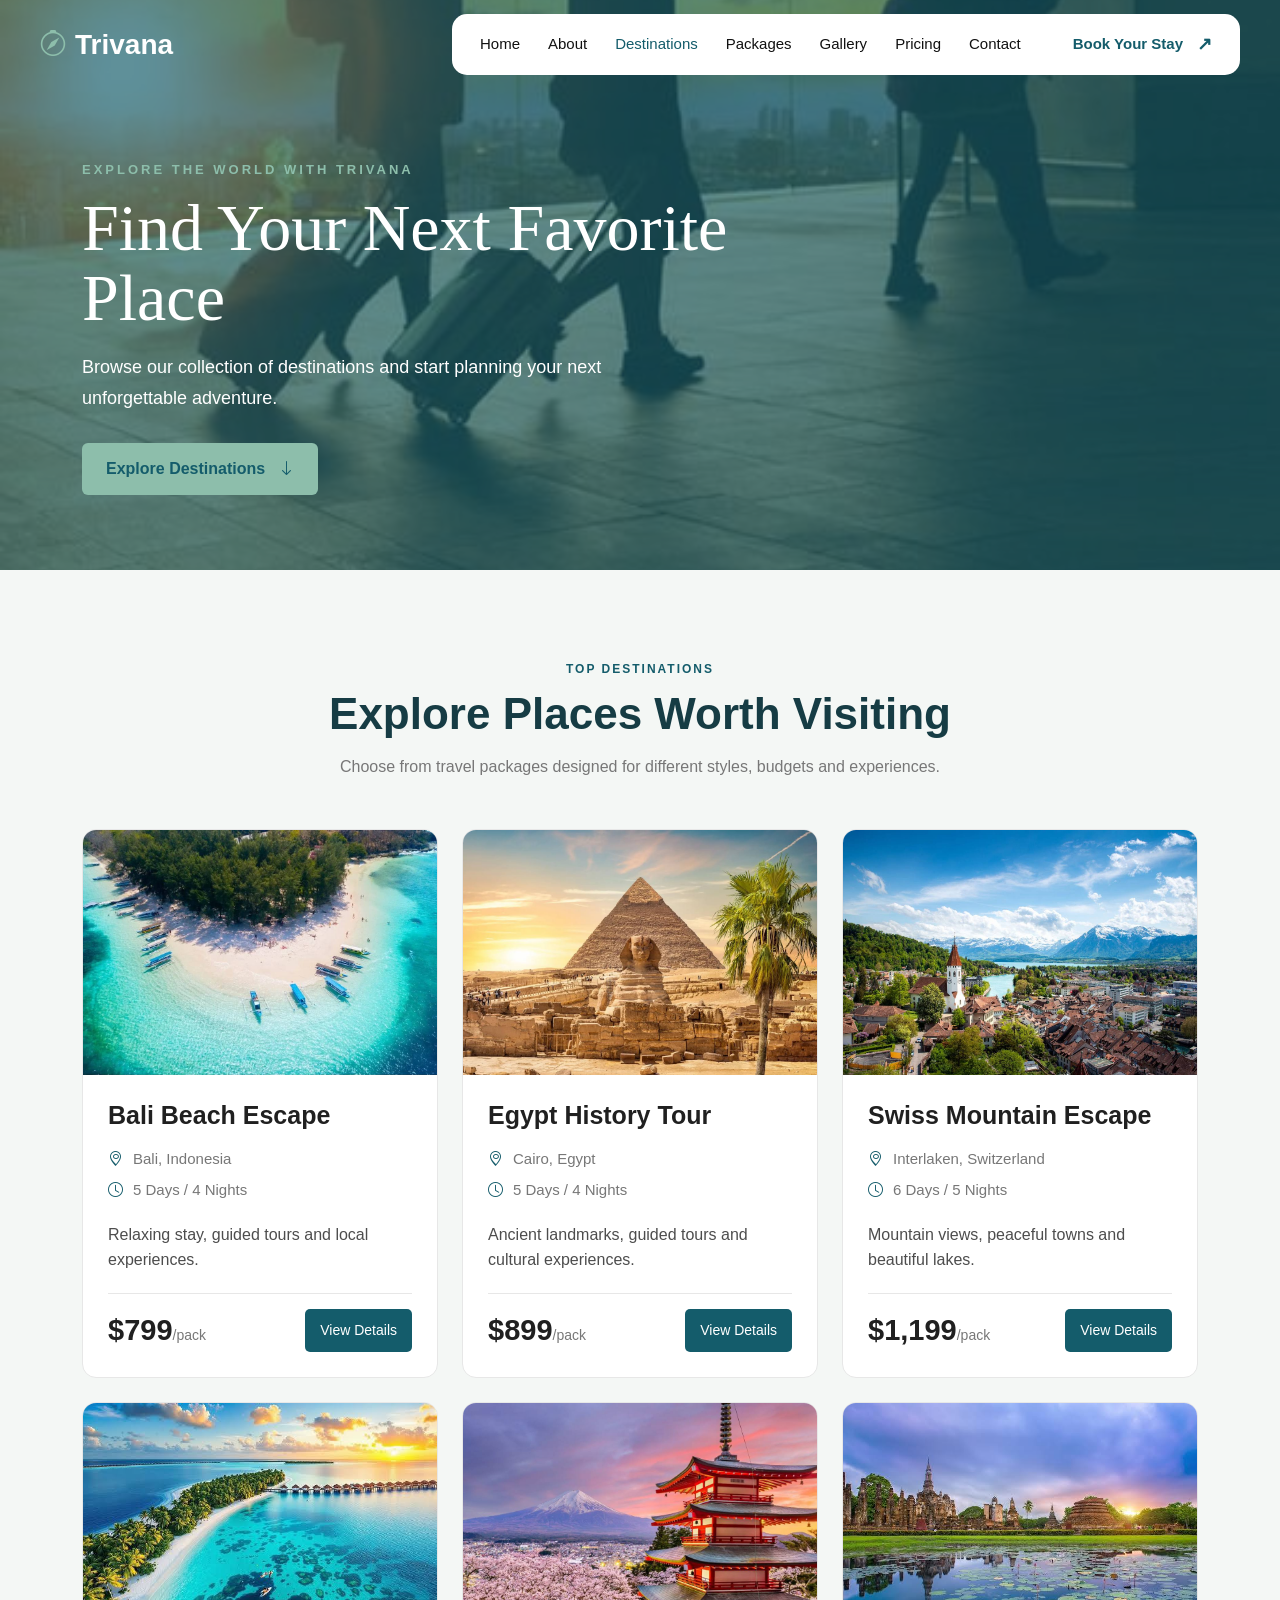
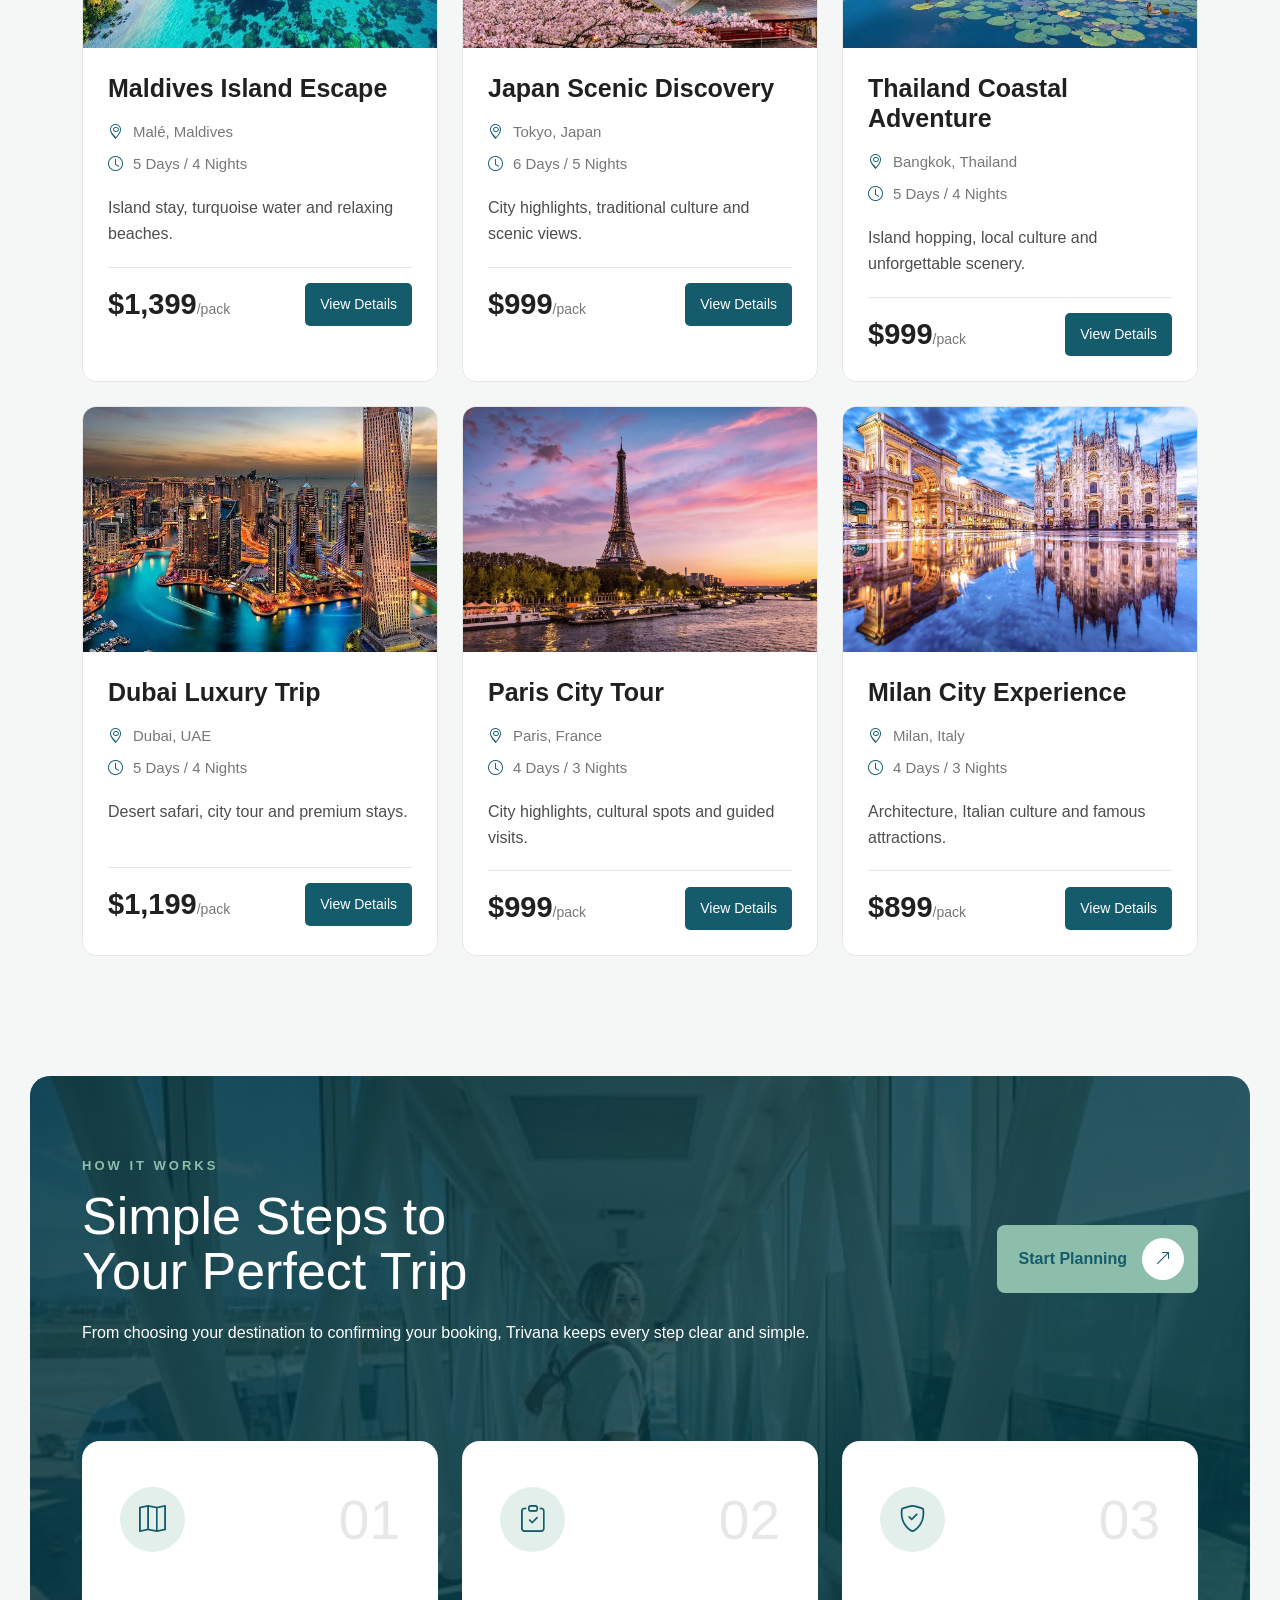
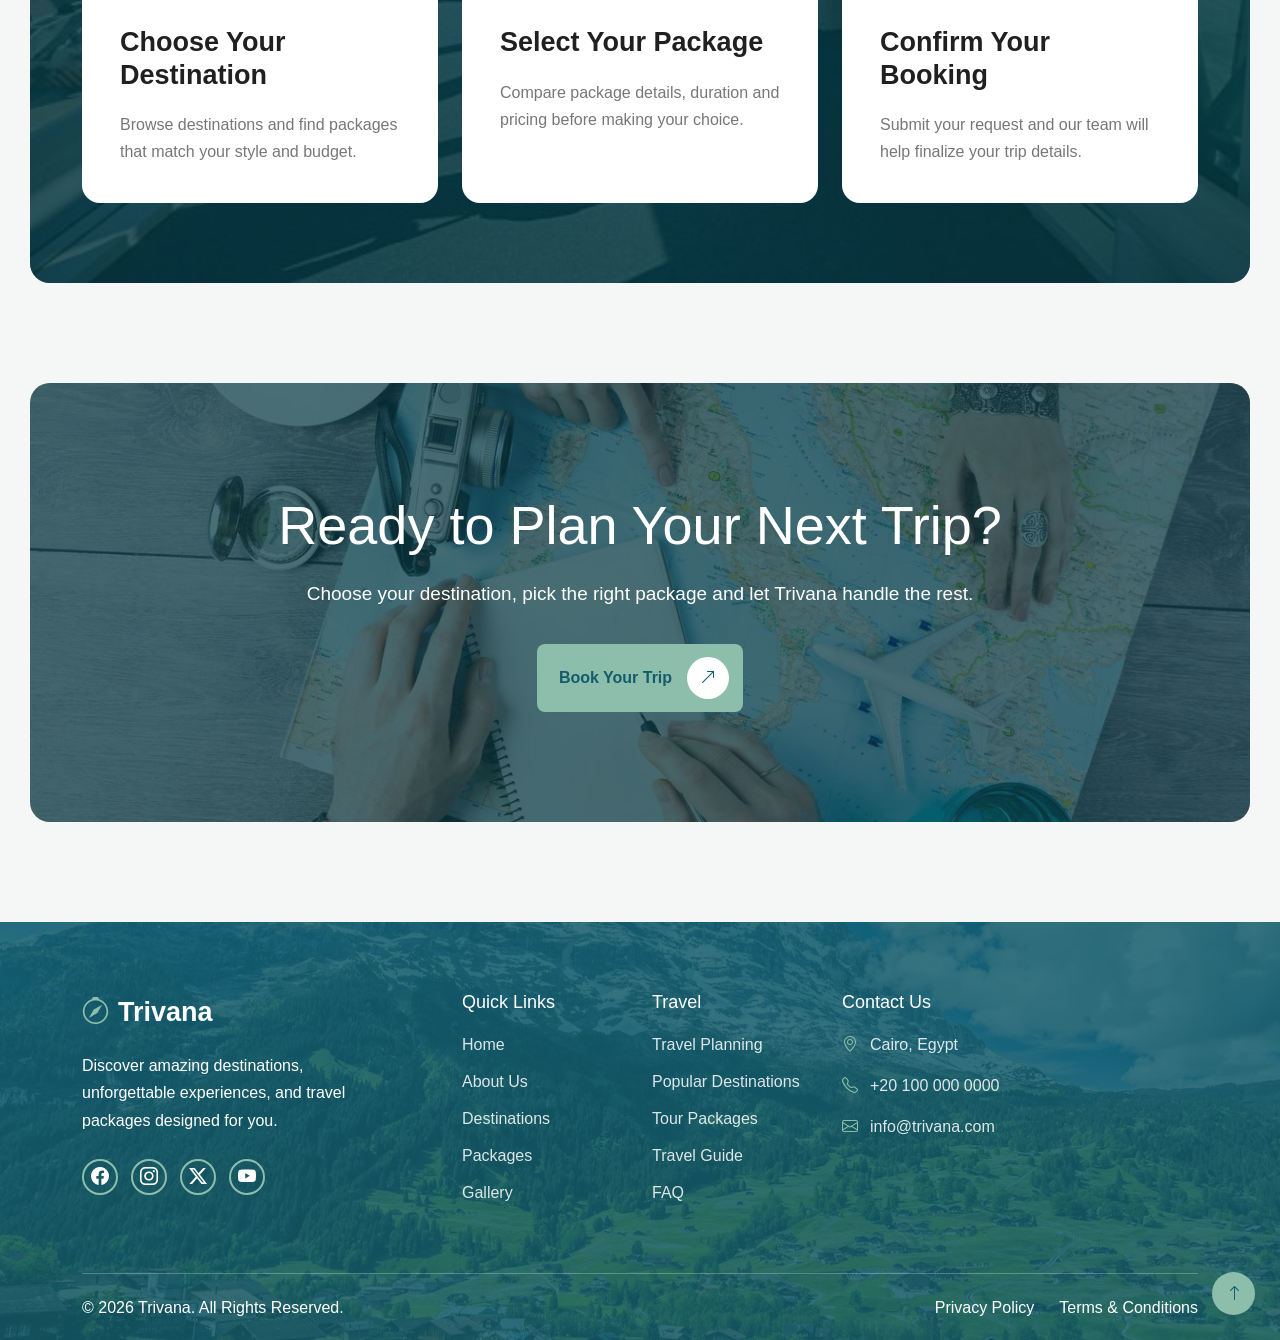
<file: destinations.html>
<!DOCTYPE html>
<html lang="en">
<head>
    <meta charset="UTF-8">
    <meta name="viewport" content="width=device-width, initial-scale=1.0">
    <title>Destinations | Trivana</title>

    <link href="https://cdn.jsdelivr.net/npm/bootstrap@5.3.3/dist/css/bootstrap.min.css" rel="stylesheet">
    <link href="https://cdn.jsdelivr.net/npm/bootstrap-icons@1.11.3/font/bootstrap-icons.min.css" rel="stylesheet">
    <link rel="stylesheet" href="style.css">
</head>

<body>
    <nav class="navbar navbar-expand-xl">
        <div class="container-fluid navbar-container">
            <a class="navbar-brand" href="index.html">
                <i class="bi bi-compass"></i>
                <span>Trivana</span>
            </a>

            <button class="navbar-toggler" type="button" data-bs-toggle="collapse" data-bs-target="#mainNavbar" aria-controls="mainNavbar" aria-expanded="false" aria-label="Toggle navigation">
                <span class="navbar-toggler-icon"></span>
            </button>

            <div class="collapse navbar-collapse" id="mainNavbar">
                <ul class="navbar-nav">
                    <li class="nav-item">
                        <a class="nav-link" href="index.html">Home</a>
                    </li>

                    <li class="nav-item">
                        <a class="nav-link" href="about.html">About</a>
                    </li>

                    <li class="nav-item">
                        <a class="nav-link active" href="destinations.html">Destinations</a>
                    </li>

                    <li class="nav-item">
                        <a class="nav-link" href="packages.html">Packages</a>
                    </li>

                    <li class="nav-item">
                        <a class="nav-link" href="gallery.html">Gallery</a>
                    </li>

                    <li class="nav-item">
                        <a class="nav-link" href="pricing.html">Pricing</a>
                    </li>

                    <li class="nav-item">
                        <a class="nav-link" href="contact.html">Contact</a>
                    </li>

                    <li class="nav-item">
                        <a class="nav-link book-link" href="contact.html">
                            Book Your Stay
                            <span>↗</span>
                        </a>
                    </li>
                </ul>
            </div>
        </div>
    </nav>

    <header class="hero-section">
        <div class="hero-overlay">
            <div class="container">
                <div class="hero-content">
                    <p class="small-heading">EXPLORE THE WORLD WITH TRIVANA</p>
                    <h1>Find Your Next Favorite Place</h1>

                    <p class="hero-description">
                        Browse our collection of destinations and start planning
                        your next unforgettable adventure.
                    </p>

                    <a href="#destinations" class="btn main-button">
                        Explore Destinations
                        <i class="bi bi-arrow-down"></i>
                    </a>
                </div>
            </div>
        </div>
    </header>

    <section class="destinations-section" id="destinations">
        <div class="container">
            <div class="section-heading reveal">
                <p>TOP DESTINATIONS</p>
                <h2>Explore Places Worth Visiting</h2>
                <span>Choose from travel packages designed for different styles, budgets and experiences.</span>
            </div>

            <div class="row g-4">
                <div class="col-md-6 col-lg-4 reveal">
                    <div class="destination-card">
                        <img src="images/bali.jpg" alt="Bali">

                        <div class="card-content">
                            <h3>Bali Beach Escape</h3>
                            <p class="trip-info"><i class="bi bi-geo-alt"></i>Bali, Indonesia</p>
                            <p class="trip-info"><i class="bi bi-clock"></i>5 Days / 4 Nights</p>
                            <p class="trip-description">Relaxing stay, guided tours and local experiences.</p>

                            <div class="price-area">
                                <div class="price">$799<span>/pack</span></div>
                                <a href="packages.html" class="details-button">View Details</a>
                            </div>
                        </div>
                    </div>
                </div>

                <div class="col-md-6 col-lg-4 reveal">
                    <div class="destination-card">
                        <img src="images/egypt.jpg" alt="Egypt">

                        <div class="card-content">
                            <h3>Egypt History Tour</h3>
                            <p class="trip-info"><i class="bi bi-geo-alt"></i>Cairo, Egypt</p>
                            <p class="trip-info"><i class="bi bi-clock"></i>5 Days / 4 Nights</p>
                            <p class="trip-description">Ancient landmarks, guided tours and cultural experiences.</p>

                            <div class="price-area">
                                <div class="price">$899<span>/pack</span></div>
                                <a href="packages.html" class="details-button">View Details</a>
                            </div>
                        </div>
                    </div>
                </div>

                <div class="col-md-6 col-lg-4 reveal">
                    <div class="destination-card">
                        <img src="images/switzerland.jpg" alt="Switzerland">

                        <div class="card-content">
                            <h3>Swiss Mountain Escape</h3>
                            <p class="trip-info"><i class="bi bi-geo-alt"></i>Interlaken, Switzerland</p>
                            <p class="trip-info"><i class="bi bi-clock"></i>6 Days / 5 Nights</p>
                            <p class="trip-description">Mountain views, peaceful towns and beautiful lakes.</p>

                            <div class="price-area">
                                <div class="price">$1,199<span>/pack</span></div>
                                <a href="packages.html" class="details-button">View Details</a>
                            </div>
                        </div>
                    </div>
                </div>

                <div class="col-md-6 col-lg-4 reveal">
                    <div class="destination-card">
                        <img src="images/maldives.jpg" alt="Maldives">

                        <div class="card-content">
                            <h3>Maldives Island Escape</h3>
                            <p class="trip-info"><i class="bi bi-geo-alt"></i>Malé, Maldives</p>
                            <p class="trip-info"><i class="bi bi-clock"></i>5 Days / 4 Nights</p>
                            <p class="trip-description">Island stay, turquoise water and relaxing beaches.</p>

                            <div class="price-area">
                                <div class="price">$1,399<span>/pack</span></div>
                                <a href="packages.html" class="details-button">View Details</a>
                            </div>
                        </div>
                    </div>
                </div>

                <div class="col-md-6 col-lg-4 reveal">
                    <div class="destination-card">
                        <img src="images/japan.jpg" alt="Japan">

                        <div class="card-content">
                            <h3>Japan Scenic Discovery</h3>
                            <p class="trip-info"><i class="bi bi-geo-alt"></i>Tokyo, Japan</p>
                            <p class="trip-info"><i class="bi bi-clock"></i>6 Days / 5 Nights</p>
                            <p class="trip-description">City highlights, traditional culture and scenic views.</p>

                            <div class="price-area">
                                <div class="price">$999<span>/pack</span></div>
                                <a href="packages.html" class="details-button">View Details</a>
                            </div>
                        </div>
                    </div>
                </div>

                <div class="col-md-6 col-lg-4 reveal">
                    <div class="destination-card">
                        <img src="images/thailand.jpg" alt="Thailand">

                        <div class="card-content">
                            <h3>Thailand Coastal Adventure</h3>
                            <p class="trip-info"><i class="bi bi-geo-alt"></i>Bangkok, Thailand</p>
                            <p class="trip-info"><i class="bi bi-clock"></i>5 Days / 4 Nights</p>
                            <p class="trip-description">Island hopping, local culture and unforgettable scenery.</p>

                            <div class="price-area">
                                <div class="price">$999<span>/pack</span></div>
                                <a href="packages.html" class="details-button">View Details</a>
                            </div>
                        </div>
                    </div>
                </div>

                <div class="col-md-6 col-lg-4 reveal">
                    <div class="destination-card">
                        <img src="images/dubai.jpg" alt="Dubai">

                        <div class="card-content">
                            <h3>Dubai Luxury Trip</h3>
                            <p class="trip-info"><i class="bi bi-geo-alt"></i>Dubai, UAE</p>
                            <p class="trip-info"><i class="bi bi-clock"></i>5 Days / 4 Nights</p>
                            <p class="trip-description">Desert safari, city tour and premium stays.</p>

                            <div class="price-area">
                                <div class="price">$1,199<span>/pack</span></div>
                                <a href="packages.html" class="details-button">View Details</a>
                            </div>
                        </div>
                    </div>
                </div>

                <div class="col-md-6 col-lg-4 reveal">
                    <div class="destination-card">
                        <img src="images/paris.jpg" alt="Paris">

                        <div class="card-content">
                            <h3>Paris City Tour</h3>
                            <p class="trip-info"><i class="bi bi-geo-alt"></i>Paris, France</p>
                            <p class="trip-info"><i class="bi bi-clock"></i>4 Days / 3 Nights</p>
                            <p class="trip-description">City highlights, cultural spots and guided visits.</p>

                            <div class="price-area">
                                <div class="price">$999<span>/pack</span></div>
                                <a href="packages.html" class="details-button">View Details</a>
                            </div>
                        </div>
                    </div>
                </div>

                <div class="col-md-6 col-lg-4 reveal">
                    <div class="destination-card">
                        <img src="images/milan.jpg" alt="Milan">

                        <div class="card-content">
                            <h3>Milan City Experience</h3>
                            <p class="trip-info"><i class="bi bi-geo-alt"></i>Milan, Italy</p>
                            <p class="trip-info"><i class="bi bi-clock"></i>4 Days / 3 Nights</p>
                            <p class="trip-description">Architecture, Italian culture and famous attractions.</p>

                            <div class="price-area">
                                <div class="price">$899<span>/pack</span></div>
                                <a href="packages.html" class="details-button">View Details</a>
                            </div>
                        </div>
                    </div>
                </div>
            </div>
        </div>
    </section>

    <section class="steps-section">
        <div class="section-overlay">
            <div class="container">
                <div class="steps-heading reveal">
                    <div>
                        <p class="small-heading">HOW IT WORKS</p>
                        <h2>Simple Steps to<br>Your Perfect Trip</h2>
                        <p>From choosing your destination to confirming your booking, Trivana keeps every step clear and simple.</p>
                    </div>

                    <a href="packages.html" class="btn steps-button">
                        Start Planning
                        <span><i class="bi bi-arrow-up-right"></i></span>
                    </a>
                </div>

                <div class="row g-4 steps-row">
                    <div class="col-lg-4 reveal">
                        <div class="step-card">
                            <div class="step-top">
                                <div class="step-icon"><i class="bi bi-map"></i></div>
                                <span>01</span>
                            </div>

                            <h3>Choose Your Destination</h3>
                            <p>Browse destinations and find packages that match your style and budget.</p>
                        </div>
                    </div>

                    <div class="col-lg-4 reveal">
                        <div class="step-card">
                            <div class="step-top">
                                <div class="step-icon"><i class="bi bi-clipboard-check"></i></div>
                                <span>02</span>
                            </div>

                            <h3>Select Your Package</h3>
                            <p>Compare package details, duration and pricing before making your choice.</p>
                        </div>
                    </div>

                    <div class="col-lg-4 reveal">
                        <div class="step-card">
                            <div class="step-top">
                                <div class="step-icon"><i class="bi bi-shield-check"></i></div>
                                <span>03</span>
                            </div>

                            <h3>Confirm Your Booking</h3>
                            <p>Submit your request and our team will help finalize your trip details.</p>
                        </div>
                    </div>
                </div>
            </div>
        </div>
    </section>

    <section class="booking-section reveal">
        <div class="section-overlay booking-overlay">
            <div class="container booking-content">
                <h2>Ready to Plan Your Next Trip?</h2>
                <p>Choose your destination, pick the right package and let Trivana handle the rest.</p>

                <a href="contact.html" class="btn steps-button">
                    Book Your Trip
                    <span><i class="bi bi-arrow-up-right"></i></span>
                </a>
            </div>
        </div>
    </section>

   <footer class="footer">
    <div class="footer-overlay">
        <div class="container">
            <div class="row g-4">
                <div class="col-md-6 col-lg-4">
                    <a class="footer-logo" href="index.html">
                        <i class="bi bi-compass"></i>
                        Trivana
                    </a>

                    <p class="footer-description">
                        Discover amazing destinations, unforgettable experiences,
                        and travel packages designed for you.
                    </p>

                    <div class="social-icons">
                        <a href="destinations.html"><i class="bi bi-facebook"></i></a>
                        <a href="destinations.html"><i class="bi bi-instagram"></i></a>
                        <a href="destinations.html"><i class="bi bi-twitter-x"></i></a>
                        <a href="destinations.html"><i class="bi bi-youtube"></i></a>
                    </div>
                </div>

                <div class="col-6 col-md-3 col-lg-2">
                    <h4>Quick Links</h4>

                    <ul>
                        <li><a href="index.html">Home</a></li>
                        <li><a href="about.html">About Us</a></li>
                        <li><a href="destinations.html">Destinations</a></li>
                        <li><a href="packages.html">Packages</a></li>
                        <li><a href="gallery.html">Gallery</a></li>
                    </ul>
                </div>

                <div class="col-6 col-md-3 col-lg-2">
                    <h4>Travel</h4>

                    <ul>
                        <li><a href="#">Travel Planning</a></li>
                        <li><a href="destinations.html">Popular Destinations</a></li>
                        <li><a href="packages.html">Tour Packages</a></li>
                        <li><a href="#">Travel Guide</a></li>
                        <li><a href="#">FAQ</a></li>
                    </ul>
                </div>

                <div class="col-md-6 col-lg-4">
                    <h4>Contact Us</h4>

                    <div class="contact-info">
                        <p>
                            <i class="bi bi-geo-alt"></i>
                            Cairo, Egypt
                        </p>

                        <p>
                            <i class="bi bi-telephone"></i>
                            +20 100 000 0000
                        </p>

                        <p>
                            <i class="bi bi-envelope"></i>
                            info@trivana.com
                        </p>
                    </div>
                </div>
            </div>

            <div class="footer-bottom">
                <p>© 2026 Trivana. All Rights Reserved.</p>

                <div>
                    <a href="#">Privacy Policy</a>
                    <a href="#">Terms & Conditions</a>
                </div>
            </div>
        </div>

        <a href="#" class="back-to-top" aria-label="Back to top">
            <i class="bi bi-arrow-up"></i>
        </a>
    </div>
   </footer>

    <script src="https://cdn.jsdelivr.net/npm/bootstrap@5.3.3/dist/js/bootstrap.bundle.min.js"></script>
    <script src="script.js"></script>
</body>
</html>
</file>
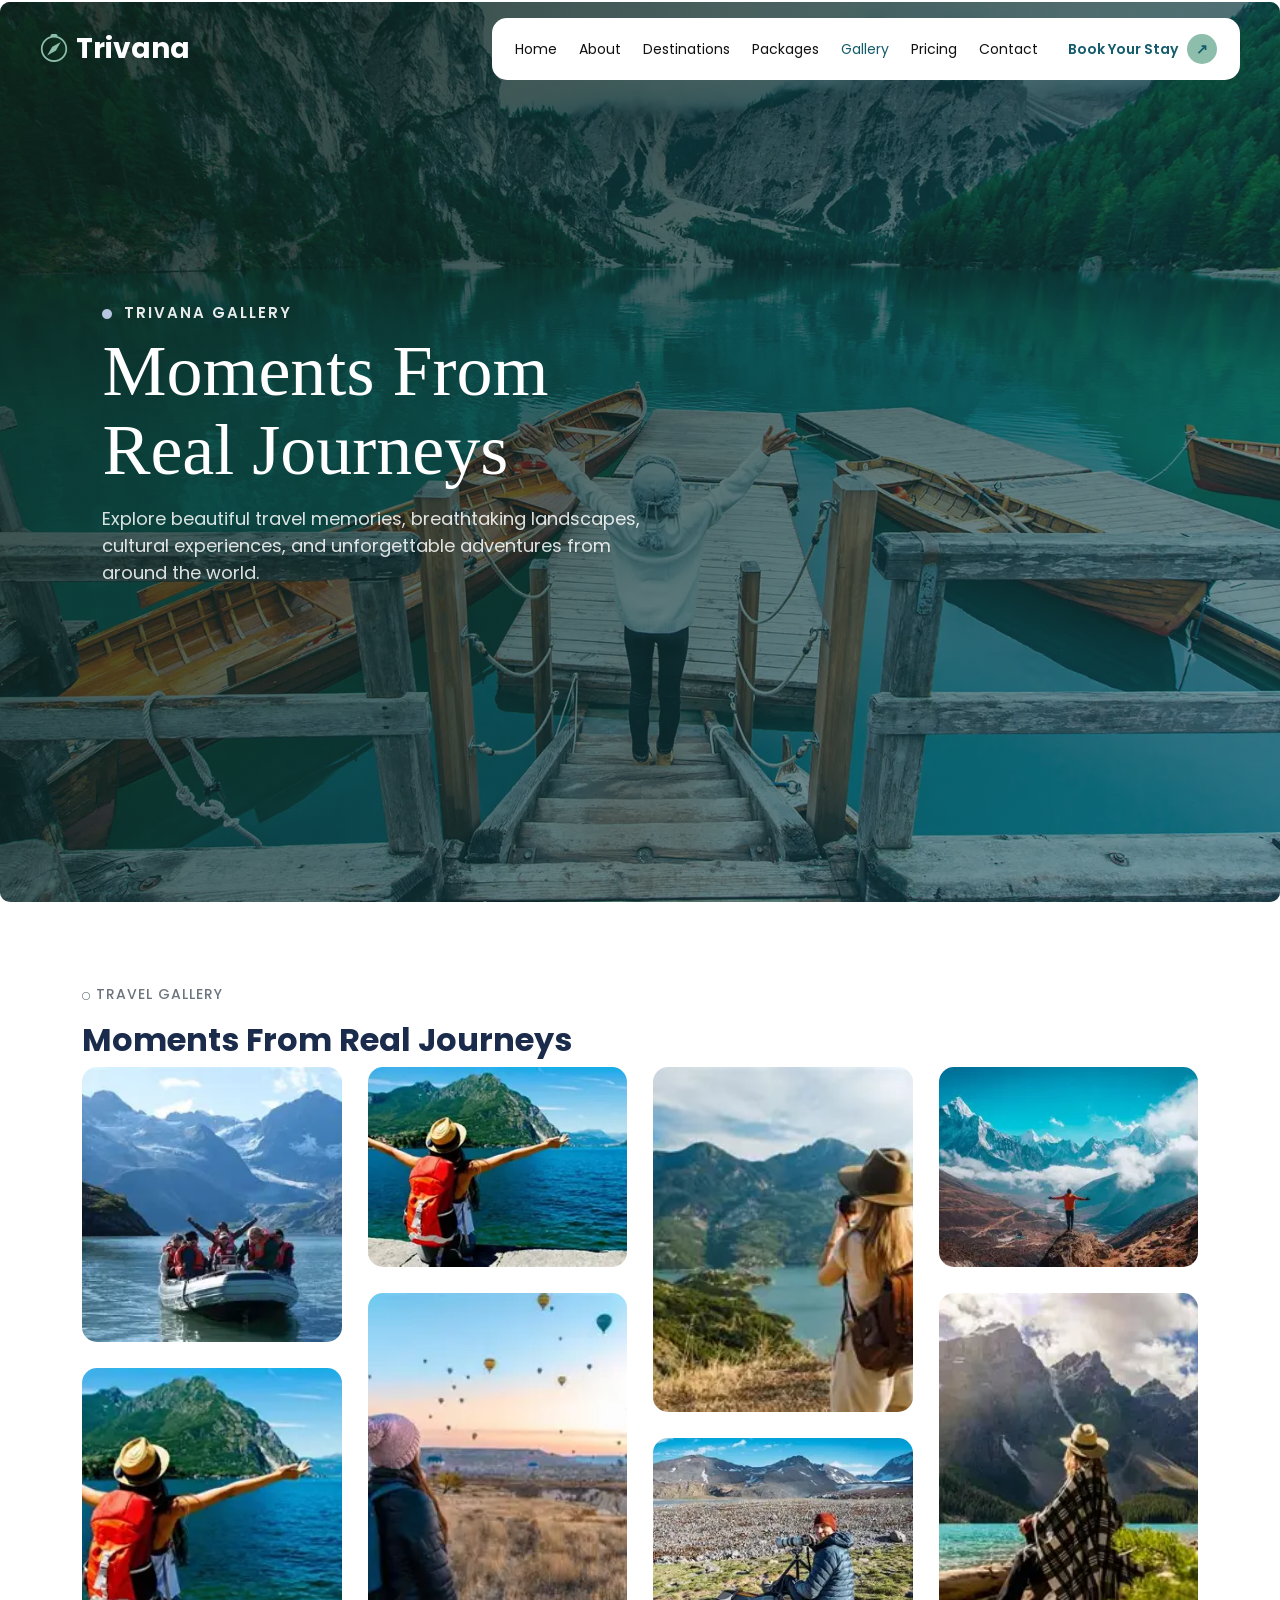
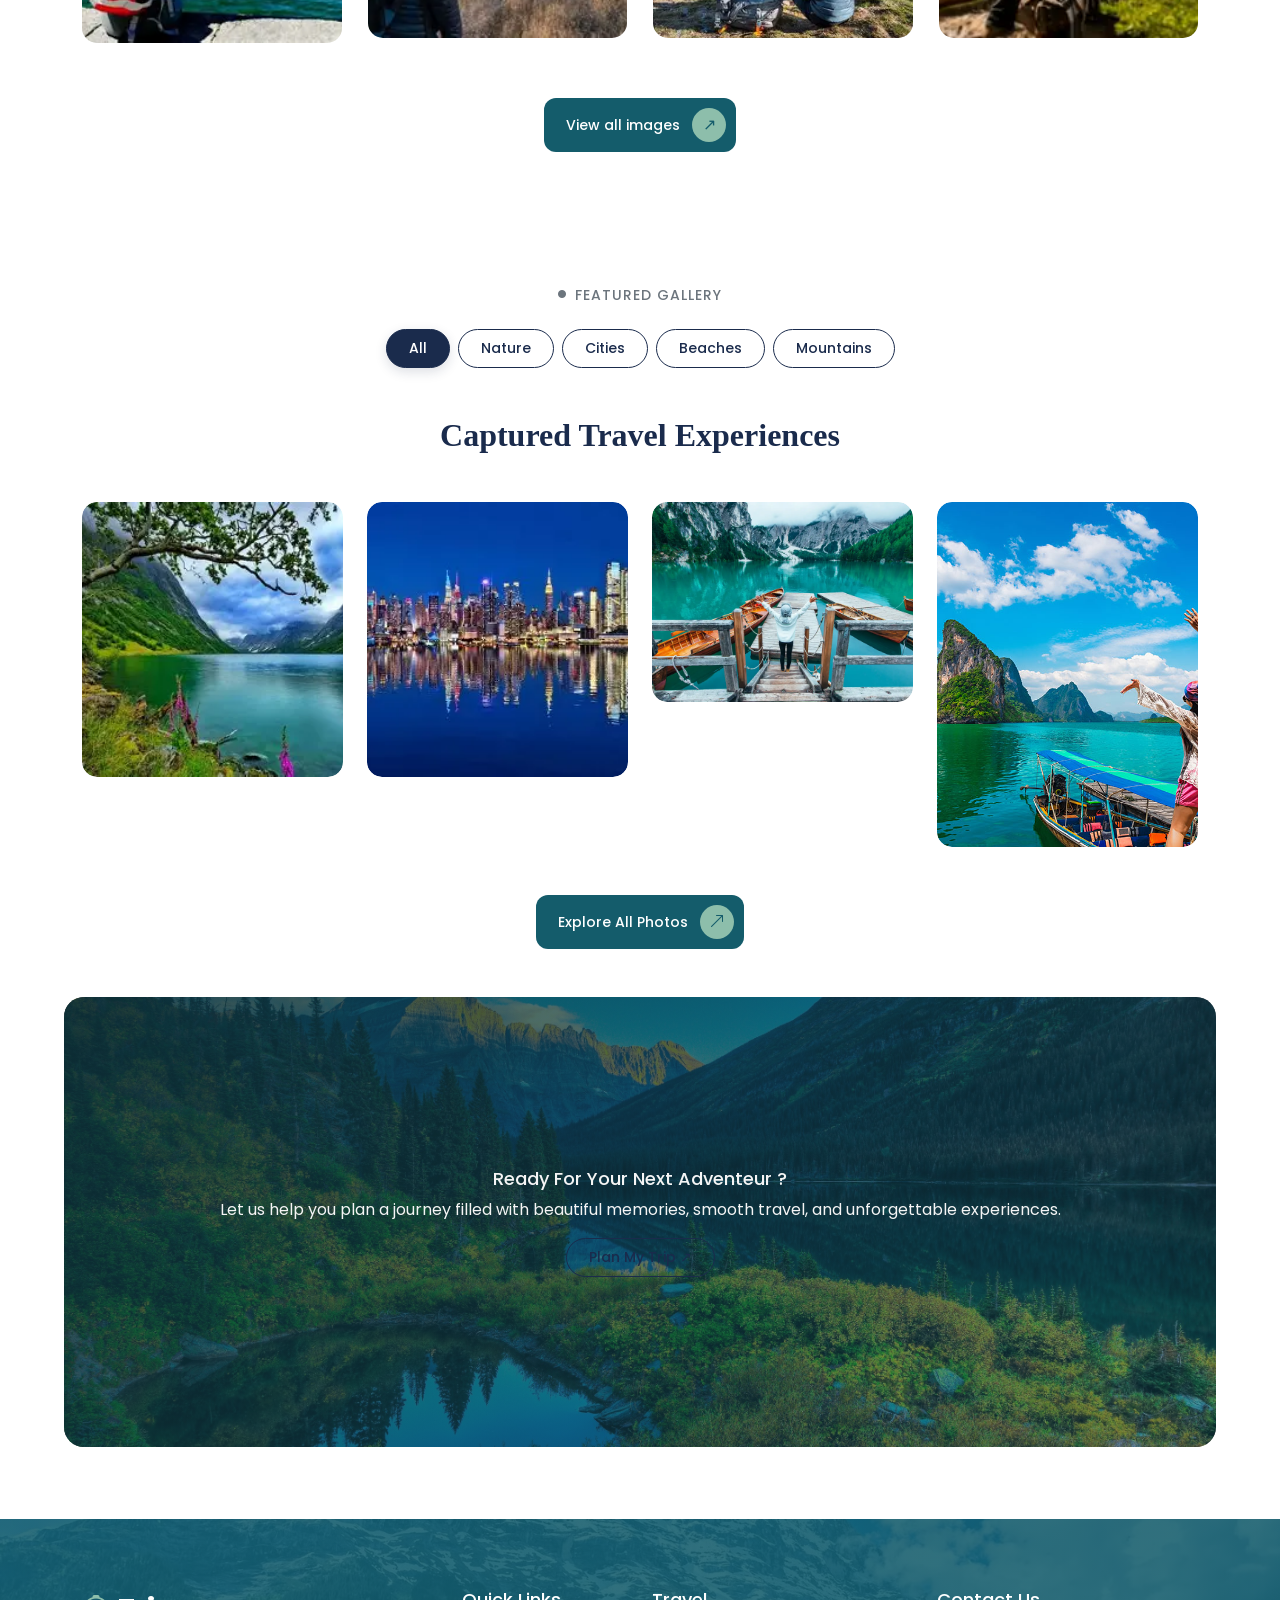
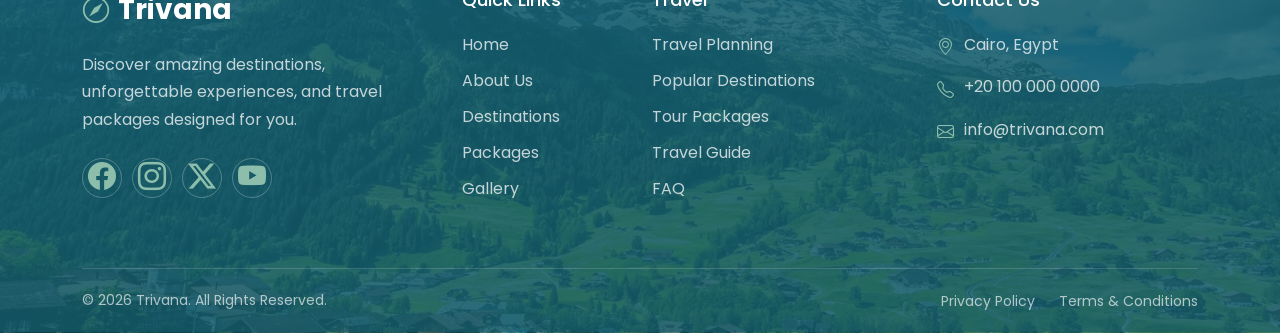
<file: gallery.html>
<!DOCTYPE html>
<html lang="en">

<head>
    <meta charset="UTF-8">
    <meta name="viewport" content="width=device-width, initial-scale=1.0">
    <title>Trivana - Gallery</title>

    <!-- Bootstrap CSS & Icons -->
    <link href="https://cdn.jsdelivr.net/npm/bootstrap@5.3.3/dist/css/bootstrap.min.css" rel="stylesheet">
    <link href="https://cdn.jsdelivr.net/npm/bootstrap-icons@1.11.3/font/bootstrap-icons.min.css" rel="stylesheet">

    <!-- Google Fonts -->
    <link rel="preconnect" href="https://fonts.googleapis.com">
    <link rel="preconnect" href="https://fonts.gstatic.com" crossorigin>
    <link href="https://fonts.googleapis.com/css2?family=Poppins:wght@400;500;600;700&display=swap" rel="stylesheet">

    <!-- Custom CSS -->
    <link rel="stylesheet" href="gallery.css">
</head>

<body>

    <!-- NAVBAR -->
    <nav class="navbar navbar-expand-xl custom-nav">
        <div class="container-fluid navbar-container">
            <a class="navbar-brand" href="gallery.html">
                <i class="bi bi-compass"></i>
                <span>Trivana</span>
            </a>

            <button class="navbar-toggler bg-white" type="button" data-bs-toggle="collapse" data-bs-target="#mainNavbar"
                aria-controls="mainNavbar" aria-expanded="false" aria-label="Toggle navigation">
                <span class="navbar-toggler-icon"></span>
            </button>

            <div class="collapse navbar-collapse" id="mainNavbar">
                <ul class="navbar-nav">
                    <li class="nav-item">
                        <a class="nav-link" href="index.html">Home</a>
                    </li>
                    <li class="nav-item">
                        <a class="nav-link" href="about.html">About</a>
                    </li>
                    <li class="nav-item">
                        <a class="nav-link" href="destinations.html">Destinations</a>
                    </li>
                    <li class="nav-item">
                        <a class="nav-link" href="packages.html">Packages</a>
                    </li>
                    <li class="nav-item">
                        <a class="nav-link active" href="gallery.html">Gallery</a>
                    </li>
                    <li class="nav-item">
                        <a class="nav-link" href="pricing.html">Pricing</a>
                    </li>
                    <li class="nav-item">
                        <a class="nav-link" href="contact.html">Contact</a>
                    </li>
                    <li class="nav-item">
                        <a class="nav-link book-link" href="contact.html">
                            Book Your Stay
                            <span>↗</span>
                        </a>
                    </li>
                </ul>
            </div>
        </div>
    </nav>

    <!-- HERO SECTION -->
    <section class="hero-section">
        <div class="hero-overlay"></div>

        <img src="images/Gallery3.webp" class="hero-bg" alt="Hero Background">

        <div class="hero-content text-white">
            <span class="sub-title"><i class="bi bi-circle-fill me-1" style="color: #c9d5f4; font-size: 10px;"></i>
                TRIVANA GALLERY</span>
            <h1 class="main-title">Moments From Real Journeys</h1>
            <p class="hero-desc">Explore beautiful travel memories, breathtaking landscapes, cultural experiences, and unforgettable adventures from around the world.</p>
        </div>
    </section>

    <!-- =========================
         TRAVEL GALLERY 1 (Moments From Real Journeys)
    ========================= -->
    <section class="gallery-section" id="real-journeys">

        <div class="container">

            <!-- Title -->
            <div class="gallery-header">
                <p class="gallery-subtitle">
                    <i class="bi bi-circle"></i>
                    Travel Gallery
                </p>

                <h2>
                    Moments From Real Journeys
                </h2>
            </div>

            <!-- Gallery -->
            <div class="gallery-grid">

                <div class="gallery-column">
                    <img src="images/OIP (1).webp" alt="Alpine Escape - Real Journey Moment">
                    <img src="images/OIP (2).webp" alt="Ocean Breeze - Real Journey Moment">
                </div>

                <div class="gallery-column">
                    <img src="images/OIP (2).webp" alt="Desert Sunset - Real Journey Moment">
                    <img src="images/OIP (7).webp" alt="Forest Trail - Real Journey Moment">
                </div>

                <div class="gallery-column">
                    <img src="images/OIP (6).webp" alt="Historic Streets - Real Journey Moment">
                    <img src="images/OIP (5).webp" alt="Mountain Peak - Real Journey Moment">
                </div>

                <div class="gallery-column">
                    <img src="images/OIP (14).webp" alt="Island Paradise - Real Journey Moment">
                    <img src="images/OIP.webp" alt="Cultural Discovery - Real Journey Moment">
                </div>

            </div>

            <!-- View All Button -->
            <div class="gallery-button">
                <button id="galleryTopBtn">
                    View all images
                    <span>↗</span>
                </button>
            </div>

        </div>

    </section>

    <!-- =========================
         TRAVEL GALLERY SECTION 2 (Featured Gallery)
    ========================= -->
    <section class="gallery-section py-5" id="gallery">
        <div class="container">

            <!-- Section Header -->
            <div class="gallery-header text-center mb-5">
                <div class="gallery-subtitle d-inline-flex align-items-center gap-2 mb-2">
                    <i class="bi bi-circle-fill"></i>
                    <span>Featured Gallery</span>
                </div>

                <!-- FILTER BUTTONS -->
                <div class="filter-container d-flex justify-content-center flex-wrap gap-2 mb-5">
                    <button class="filter-btn active" data-filter="all">All</button>
                    <button class="filter-btn" data-filter="nature">Nature</button>
                    <button class="filter-btn" data-filter="cities">Cities</button>
                    <button class="filter-btn" data-filter="beaches">Beaches</button>
                    <button class="filter-btn" data-filter="mountains">Mountains</button>
                </div>

                <h2 class="gallery-title">Captured Travel Experiences</h2>
            </div>

            <!-- Gallery Grid using Bootstrap -->
            <div class="row g-4">
                <!-- صورة تصنيفها Nature -->
                <div class="col-lg-3 col-md-6 gallery-item nature">
                    <div class="gallery-img-box img-height-1">
                        <img src="images/OIP (10).webp" alt="Nature">
                    </div>
                </div>

                <!-- صورة تصنيفها Cities -->
                <div class="col-lg-3 col-md-6 gallery-item cities">
                    <div class="gallery-img-box img-height-1">
                        <img src="images/download.webp" alt="Cities">
                    </div>
                </div>

                <!-- صورة تصنيفها Beaches -->
                <div class="col-lg-3 col-md-6 gallery-item beaches">
                    <div class="gallery-img-box img-height-short">
                        <img src="images/Gallery3.webp" alt="Beaches">
                    </div>
                </div>

                <!-- صورة تصنيفها Mountains -->
                <div class="col-lg-3 col-md-6 gallery-item mountains">
                    <div class="gallery-img-box img-height-tall">
                        <img src="images/Traveling-the-World.jpg" alt="Montains">
                    </div>
                </div>
            </div>

            <!-- Button -->
            <div class="gallery-button mt-5">
                <button type="button" class="gallery-btn" id="galleryTopBtn2">
                    Explore All Photos
                    <span class="button-icon"><i class="bi bi-arrow-up-right"></i></span>
                </button>
            </div>

        </div>
    </section>




    <!--======================
        Floating Banner
     =========================-->

     <div class="ban  ">
        <img src="images/R.jpg" class="ban-bg" alt="backGroung">
        <div class="ban-overlay"></div>
        <div class="ban-content">
        <h2 style = "font-size: large; color: whitesmoke; ">
            Ready For Your Next Adventeur ?
        </h2>
        <p style="font-size: medium; color: whitesmoke;"> Let us help you plan a journey filled with beautiful memories, smooth travel, and unforgettable experiences. </p>
        <button class="filter-btn" >Plan My Trip  <span>↗</span> </button>

     </div>
     </div>
<br>
<br>
<br>
    <!-- FOOTER -->
    <footer class="footer">
        <div class="container">
            <div class="row g-4">

                <!-- About -->
                <div class="col-lg-4 col-md-6">
                    <div class="footer-brand">
                        <a href="index.html">
                            <i class="bi bi-compass"></i>
                            Trivana
                        </a>
                        <p>
                            Discover amazing destinations,
                            unforgettable experiences, and
                            travel packages designed for you.
                        </p>
                        <div class="footer-social">
                            <a href="#"><i class="bi bi-facebook"></i></a>
                            <a href="#"><i class="bi bi-instagram"></i></a>
                            <a href="#"><i class="bi bi-twitter-x"></i></a>
                            <a href="#"><i class="bi bi-youtube"></i></a>
                        </div>
                    </div>
                </div>

                <!-- Quick Links -->
                <div class="col-lg-2 col-md-6">
                    <div class="footer-links">
                        <h3>Quick Links</h3>
                        <a href="index.html">Home</a>
                        <a href="about.html">About Us</a>
                        <a href="destinations.html">Destinations</a>
                        <a href="packages.html">Packages</a>
                        <a href="gallery.html">Gallery</a>
                    </div>
                </div>

                <!-- Travel -->
                <div class="col-lg-3 col-md-6">
                    <div class="footer-links">
                        <h3>Travel</h3>
                        <a href="#">Travel Planning</a>
                        <a href="destinations.html">Popular Destinations</a>
                        <a href="packages.html">Tour Packages</a>
                        <a href="#">Travel Guide</a>
                        <a href="#">FAQ</a>
                    </div>
                </div>

                <!-- Contact -->
                <div class="col-lg-3 col-md-6">
                    <div class="footer-contact">
                        <h3>Contact Us</h3>
                        <p><i class="bi bi-geo-alt"></i> Cairo, Egypt</p>
                        <p><i class="bi bi-telephone"></i> +20 100 000 0000</p>
                        <p><i class="bi bi-envelope"></i> info@trivana.com</p>
                    </div>
                </div>

            </div>

            <!-- Footer Bottom -->
            <div class="footer-bottom">
                <p>© 2026 Trivana. All Rights Reserved.</p>
                <div>
                    <a href="#">Privacy Policy</a>
                    <a href="#">Terms & Conditions</a>
                </div>
            </div>
        </div>
    </footer>

    <script src="filtering.js"></script>
    <script src="https://cdn.jsdelivr.net/npm/bootstrap@5.3.3/dist/js/bootstrap.bundle.min.js"></script>
</body>

</html>
</file>
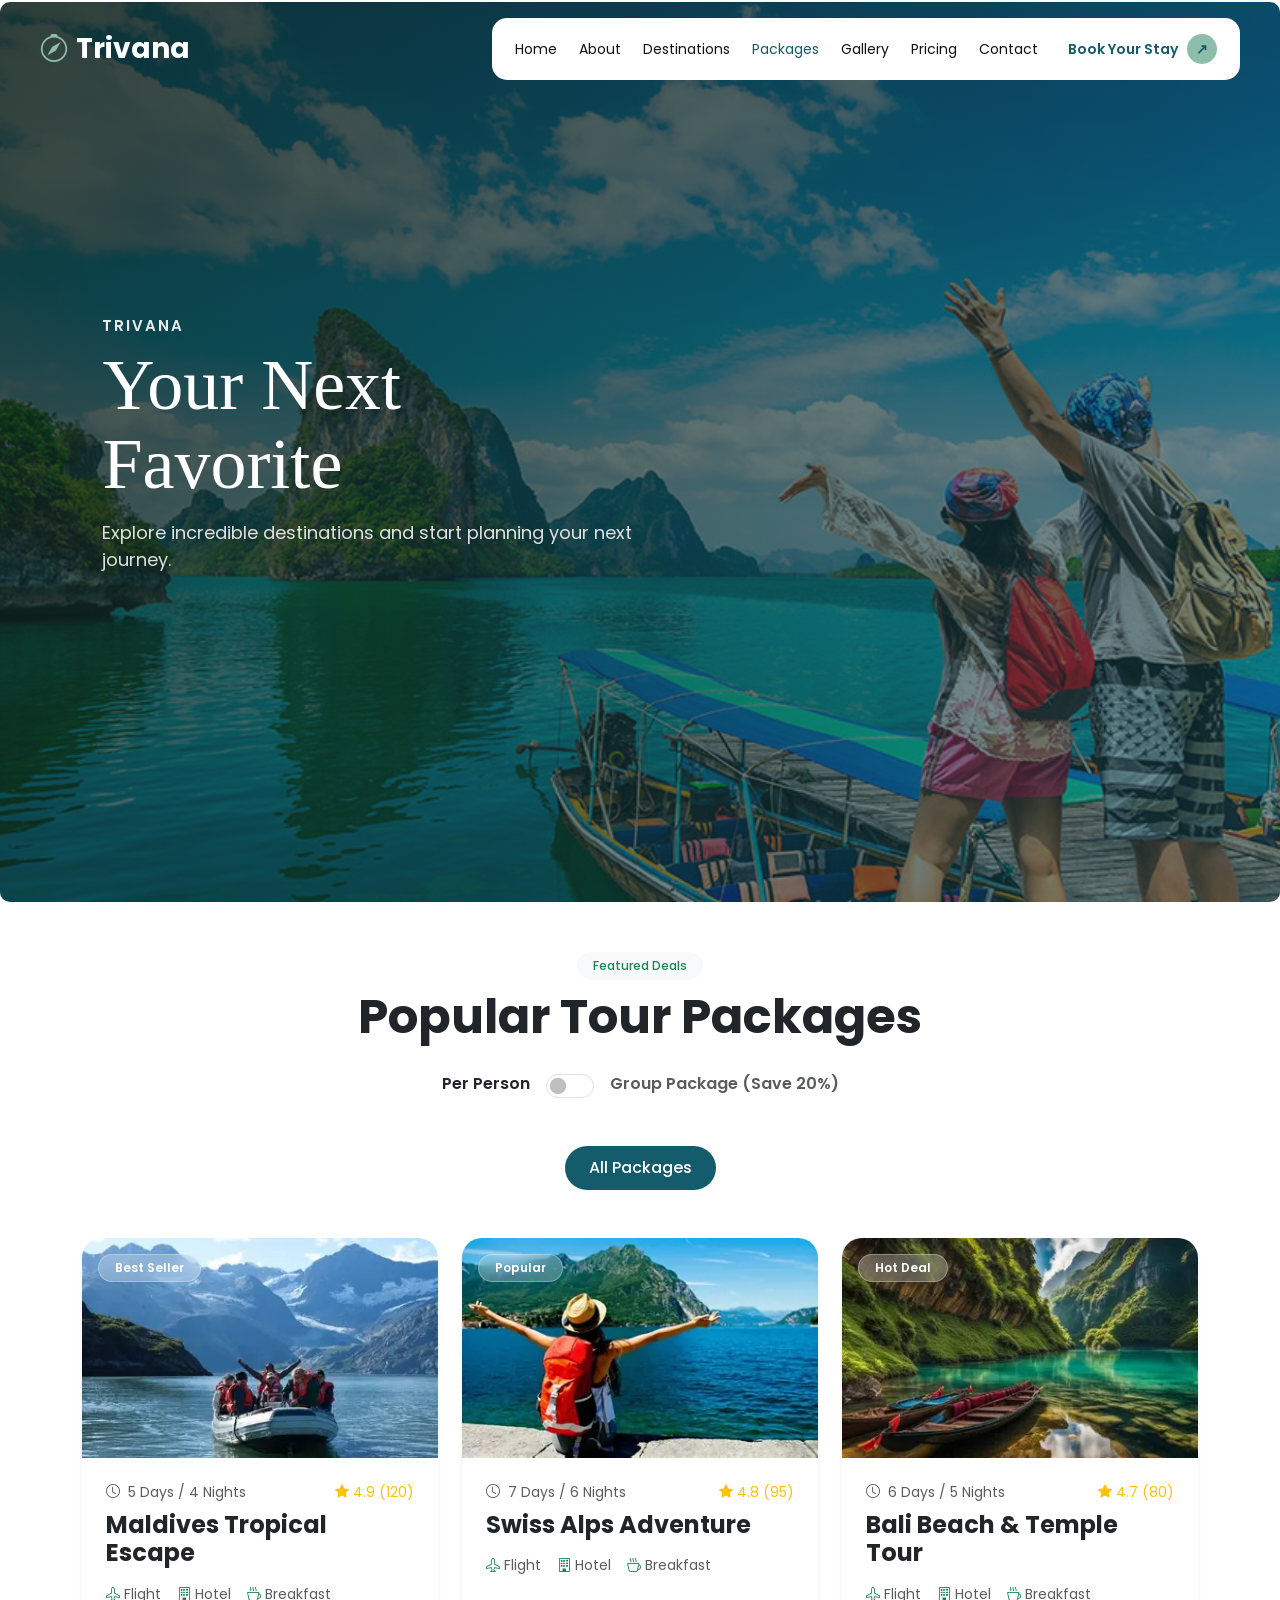
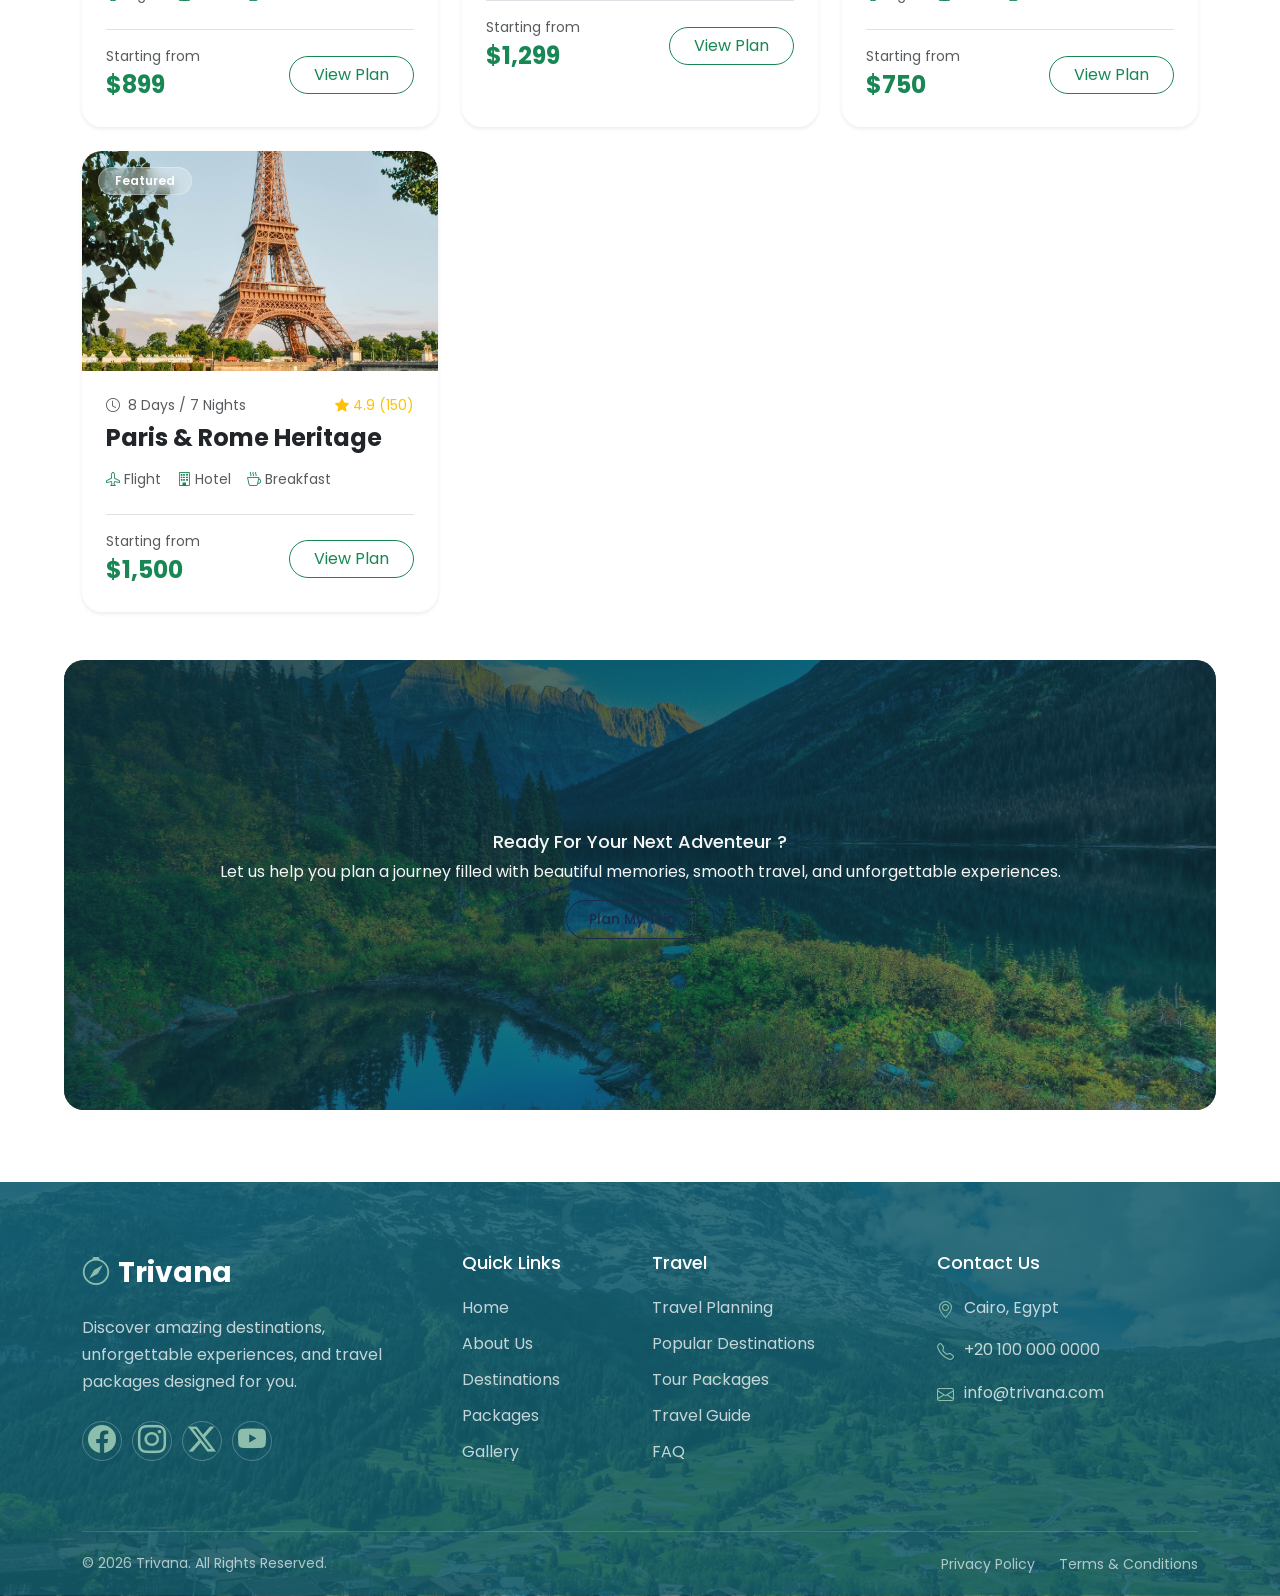
<file: packages.html>
<!DOCTYPE html>
<html lang="en">

<head>
    <meta charset="UTF-8">
    <meta name="viewport" content="width=device-width, initial-scale=1.0">
    <title>Trivana</title>

    <!-- Bootstrap CSS -->
    <link href="https://cdn.jsdelivr.net/npm/bootstrap@5.3.3/dist/css/bootstrap.min.css" rel="stylesheet">
    <link href="https://cdn.jsdelivr.net/npm/bootstrap-icons@1.11.3/font/bootstrap-icons.min.css" rel="stylesheet">

    <!-- Google Fonts -->
    <link rel="preconnect" href="https://fonts.googleapis.com">
    <link rel="preconnect" href="https://fonts.gstatic.com" crossorigin>
    <link href="https://fonts.googleapis.com/css2?family=Poppins:wght@400;500;600&display=swap" rel="stylesheet">

    <!-- Custom CSS -->
    <link rel="stylesheet" href="gallery.css">
</head>

<body>

    <!-- NAVBAR -->
    <nav class="navbar navbar-expand-xl custom-nav">
        <div class="container-fluid navbar-container">
            <a class="navbar-brand" href="packages.html">
                 <i class="bi bi-compass"></i>
                <span>Trivana</span>
            </a>

            <button class="navbar-toggler bg-white" type="button" data-bs-toggle="collapse" data-bs-target="#mainNavbar"
                aria-controls="mainNavbar" aria-expanded="false" aria-label="Toggle navigation">
                <span class="navbar-toggler-icon"></span>
            </button>

            <div class="collapse navbar-collapse" id="mainNavbar">
                <ul class="navbar-nav">
                    <li class="nav-item">
                        <a class="nav-link" href="index.html">Home</a>
                    </li>
                    <li class="nav-item">
                        <a class="nav-link" href="about.html">About</a>
                    </li>
                    <li class="nav-item">
                        <a class="nav-link" href="destinations.html">Destinations</a>
                    </li>
                    <li class="nav-item">
                        <a class="nav-link active" href="packages.html">Packages</a>
                    </li>
                    <li class="nav-item">
                        <a class="nav-link" href="gallery.html">Gallery</a>
                    </li>
                    <li class="nav-item">
                        <a class="nav-link" href="pricing.html">Pricing</a>
                    </li>
                    <li class="nav-item">
                        <a class="nav-link" href="contact.html">Contact</a>
                    </li>
                    <li class="nav-item">
                        <a class="nav-link book-link" href="contact.html">
                            Book Your Stay
                            <span>↗</span>
                        </a>
                    </li>
                </ul>
            </div>
        </div>
    </nav>

    <!-- HERO SECTION -->
    <div class="hero-section">
        <!-- طبقة التظليل الشفافة -->
        <div class="hero-overlay"></div>

        <img src="images/Traveling-the-World.jpg" class="hero-bg" alt="Hero Background">

        <div class="hero-content text-white">
            <span class="sub-title">TRIVANA</span>
            <h1 class="main-title">Your Next Favorite</h1>
            <p class="hero-desc">Explore incredible destinations and start planning your next journey.</p>
        </div>
    </div>

<section class="packages-section py-5">
    <div class="container">
        
        <!-- Header -->
        <div class="text-center mb-5">
            <span class="badge bg-light text-success px-3 py-2 rounded-pill fw-medium mb-2">Featured Deals</span>
            <h2 class="fw-bold display-5">Popular Tour Packages</h2>
            
            <!-- Price Switcher (JS) -->
            <div class="d-flex align-items-center justify-content-center gap-3 mt-4">
                <span class="fw-semibold">Per Person</span>
                <div class="form-check form-switch m-0">
                    <input class="form-check-input custom-switch" type="checkbox" id="priceToggle">
                </div>
                <span class="fw-semibold text-muted">Group Package (Save 20%)</span>
            </div>
        </div>

        <!-- Bootstrap Nav Pills -->
        <ul class="nav nav-pills custom-pills justify-content-center mb-5 gap-2" id="packageTabs">
            <li class="nav-item">
                <button class="nav-link active" data-bs-toggle="pill" data-bs-target="#all">All Packages</button>
            </li>       
        </ul>

        <!-- Tab Content -->
        <div class="tab-content" id="packageTabsContent">
            <div class="tab-pane fade show active" id="all">
                <!-- الـ Container الفاضي اللي الـ JS بينزل فيه كل الرحلات تلقائياً -->
                <div class="row g-4" id="packagesContainer"></div>
            </div>
        </div>

    </div>
</section>

<!-- Bootstrap Modal with Accordion -->
<div class="modal fade" id="detailsModal" tabindex="-1" aria-hidden="true">
    <div class="modal-dialog modal-dialog-centered modal-lg">
        <div class="modal-content border-0 rounded-4">
            <div class="modal-header border-0 pb-0">
                <h5 class="modal-title fw-bold">Maldives Trip - Daily Itinerary</h5>
                <button type="button" class="btn-close" data-bs-dismiss="modal" aria-label="Close"></button>
            </div>
            <div class="modal-body p-4">
                
                <!-- Accordion Inside Modal -->
                <div class="accordion custom-accordion" id="itineraryAccordion">
                    <div class="accordion-item border-0 mb-2 shadow-sm rounded-3 overflow-hidden">
                        <h2 class="accordion-header">
                            <button class="accordion-button fw-semibold" type="button" data-bs-toggle="collapse" data-bs-target="#day1">
                                Day 1: Arrival & Beach Resort Check-in
                            </button>
                        </h2>
                        <div id="day1" class="accordion-collapse collapse show" data-bs-parent="#itineraryAccordion">
                            <div class="accordion-body text-muted">
                                Welcome at Malé airport, speed-boat transfer to the island resort, and free relaxing evening at the beach.
                            </div>
                        </div>
                    </div>
                    <div class="accordion-item border-0 shadow-sm rounded-3 overflow-hidden">
                        <h2 class="accordion-header">
                            <button class="accordion-button collapsed fw-semibold" type="button" data-bs-toggle="collapse" data-bs-target="#day2">
                                Day 2: Island Hopping & Water Sports
                            </button>
                        </h2>
                        <div id="day2" class="accordion-collapse collapse" data-bs-parent="#itineraryAccordion">
                            <div class="accordion-body text-muted">
                                Guided snorkeling tour, underwater photography session, and romantic dinner by the shoreline.
                            </div>
                        </div>
                    </div>
                </div>

            </div>
            <div class="modal-footer border-0 pt-0">
                <button type="button" class="btn btn-success rounded-pill px-4 w-100">Proceed to Booking</button>
            </div>
        </div>
    </div>
</div>



     <div class="ban  ">
        <img src="images/R.jpg" class="ban-bg" alt="backGroung">
        <div class="ban-overlay"></div>
        <div class="ban-content">
        <h2 style = "font-size: large; color: whitesmoke; ">
            Ready For Your Next Adventeur ?
        </h2>
        <p style="font-size: medium; color: whitesmoke;"> Let us help you plan a journey filled with beautiful memories, smooth travel, and unforgettable experiences. </p>
        <button class="filter-btn" >Plan My Trip  <span>↗</span> </button>

     </div>
     </div>
<br>
<br>
<br>

<!--=========================FOOTER=========================-->

    <footer class="footer">

        <div class="container">

            <div class="row g-4">

                <!-- About -->

                <div class="col-lg-4 col-md-6">

                    <div class="footer-brand">

                        <a href="index.html">
                            <i class="bi bi-compass"></i>
                            Trivana
                        </a>

                        <p>
                            Discover amazing destinations,
                            unforgettable experiences, and
                            travel packages designed for you.
                        </p>

                        <div class="footer-social">

                            <a href="#">
                                <i class="bi bi-facebook"></i>
                            </a>

                            <a href="#">
                                <i class="bi bi-instagram"></i>
                            </a>

                            <a href="#">
                                <i class="bi bi-twitter-x"></i>
                            </a>

                            <a href="#">
                                <i class="bi bi-youtube"></i>
                            </a>

                        </div>

                    </div>

                </div>


                <!-- Quick Links -->

                <div class="col-lg-2 col-md-6">

                    <div class="footer-links">

                        <h3>Quick Links</h3>

                        <a href="index.html">Home</a>

                        <a href="about.html">About Us</a>

                        <a href="destinations.html">Destinations</a>

                        <a href="packages.html">Packages</a>

                        <a href="gallery.html">Gallery</a>

                    </div>

                </div>


                <!-- Travel -->

                <div class="col-lg-3 col-md-6">

                    <div class="footer-links">

                        <h3>Travel</h3>

                        <a href="#">Travel Planning</a>

                        <a href="destinations.html">Popular Destinations</a>

                        <a href="packages.html">Tour Packages</a>

                        <a href="#">Travel Guide</a>

                        <a href="#">FAQ</a>

                    </div>

                </div>


                <!-- Contact -->

                <div class="col-lg-3 col-md-6">

                    <div class="footer-contact">

                        <h3>Contact Us</h3>

                        <p>
                            <i class="bi bi-geo-alt"></i>
                            Cairo, Egypt
                        </p>

                        <p>
                            <i class="bi bi-telephone"></i>
                            +20 100 000 0000
                        </p>

                        <p>
                            <i class="bi bi-envelope"></i>
                            info@trivana.com
                        </p>

                    </div>

                </div>

            </div>


            <!-- Footer Bottom -->

            <div class="footer-bottom">

                <p>
                    © 2026 Trivana. All Rights Reserved.
                </p>

                <div>

                    <a href="#">Privacy Policy</a>

                    <a href="#">Terms & Conditions</a>

                </div>

            </div>

        </div>

    </footer>
    <script src="filtering.js"></script>
    <script src="https://cdn.jsdelivr.net/npm/bootstrap@5.3.3/dist/js/bootstrap.bundle.min.js"></script>
</body>

</html>
</file>
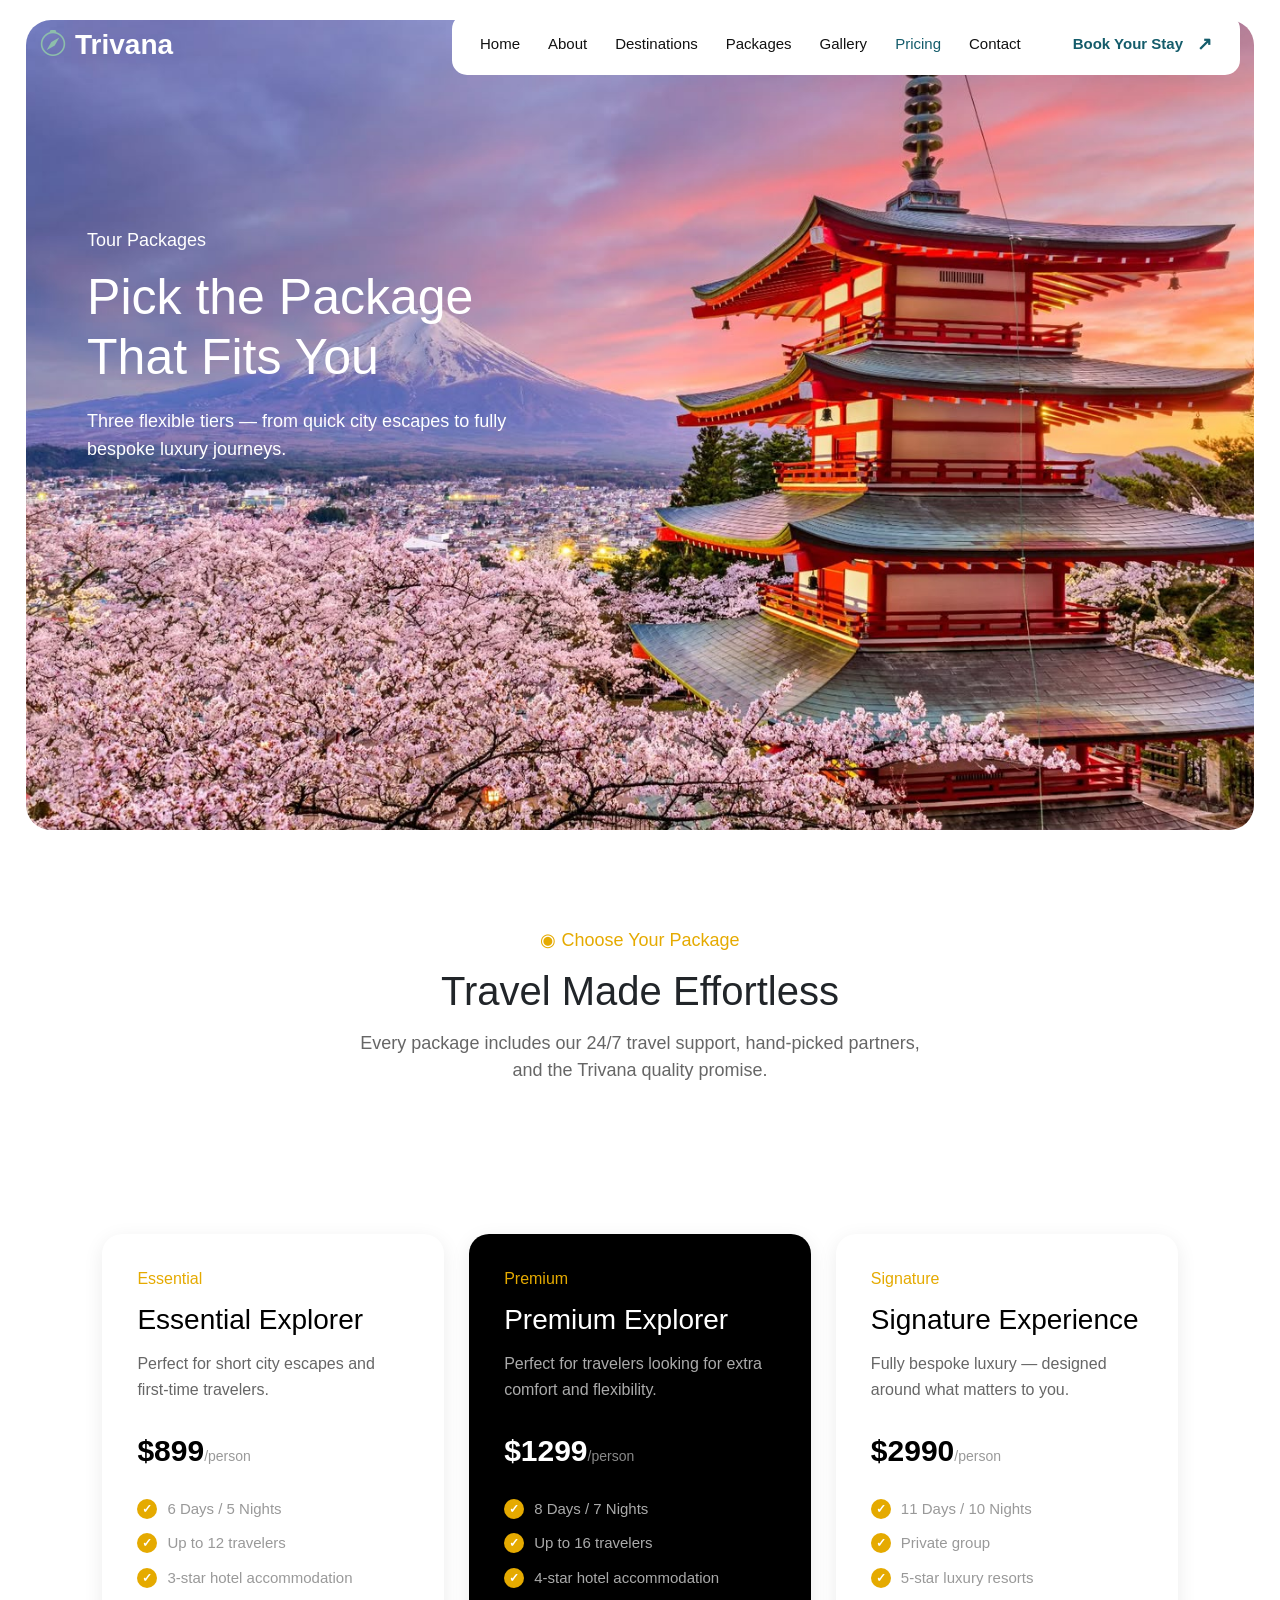
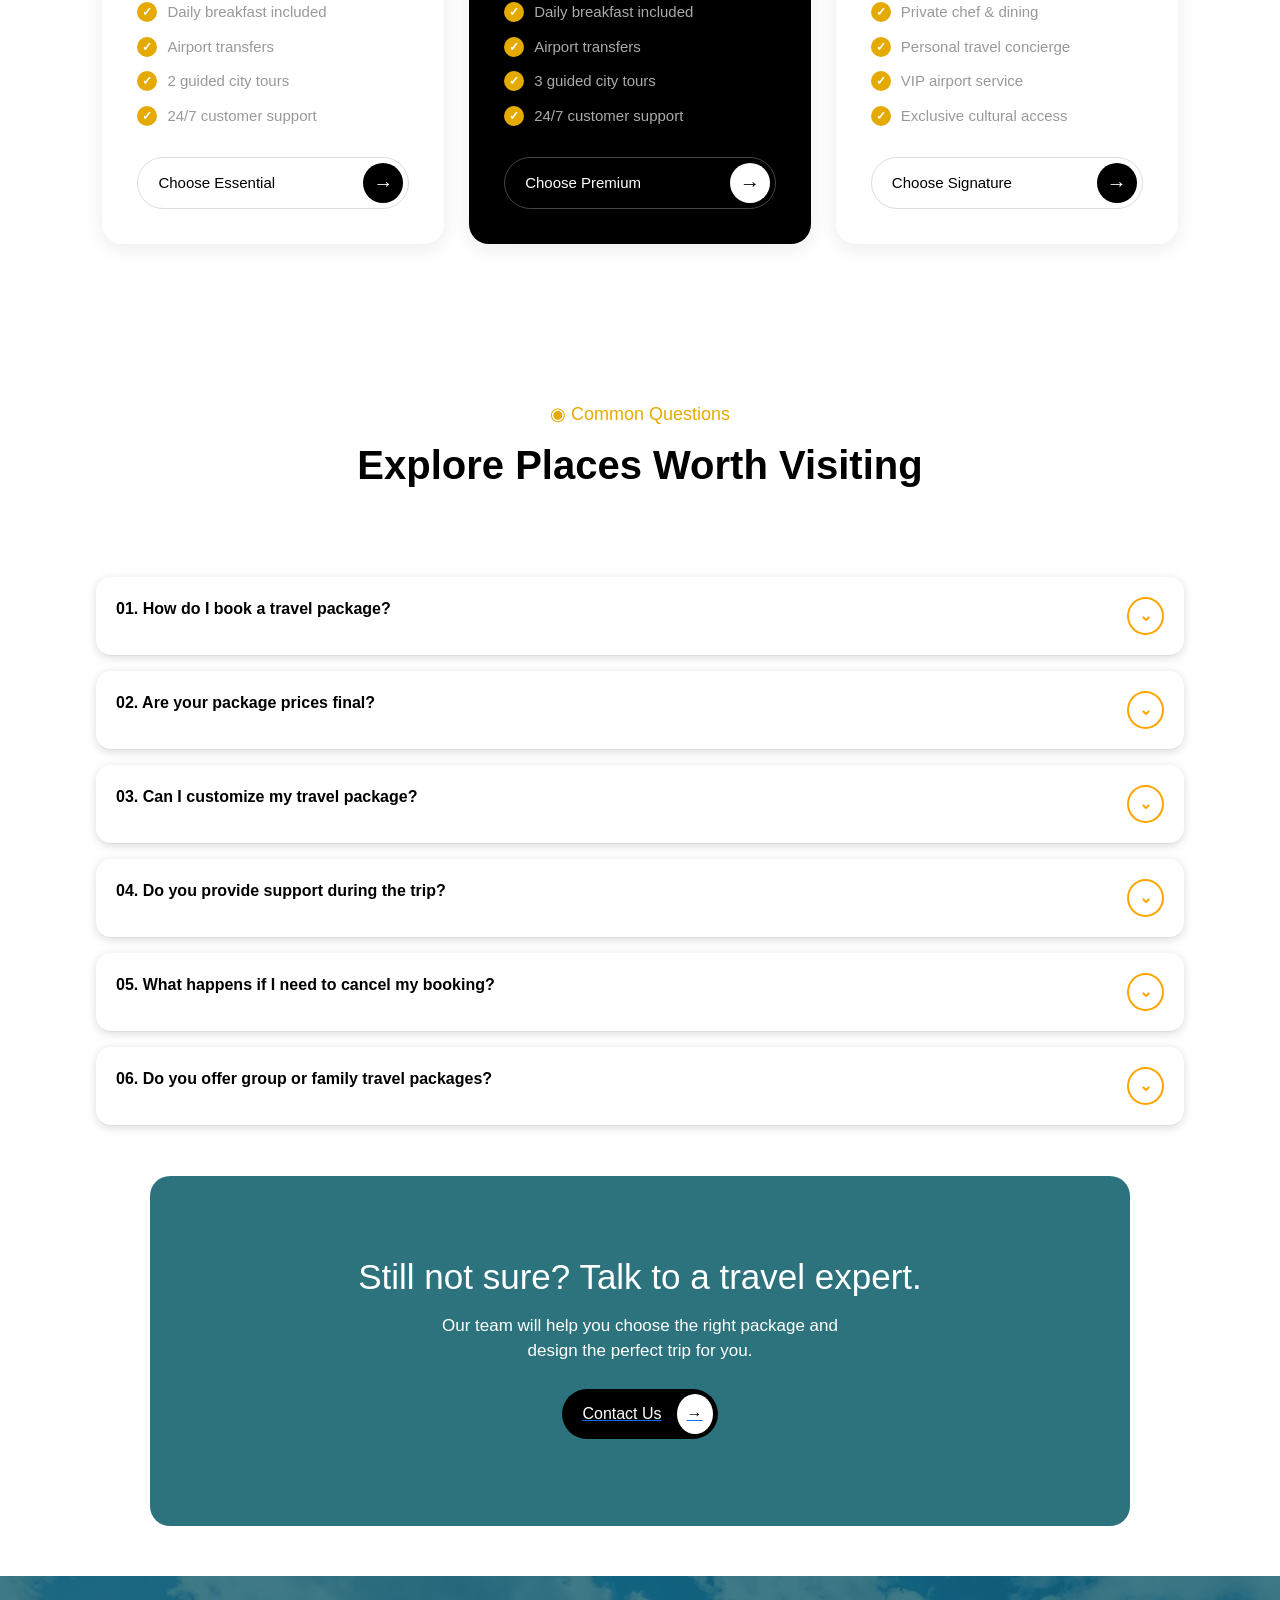
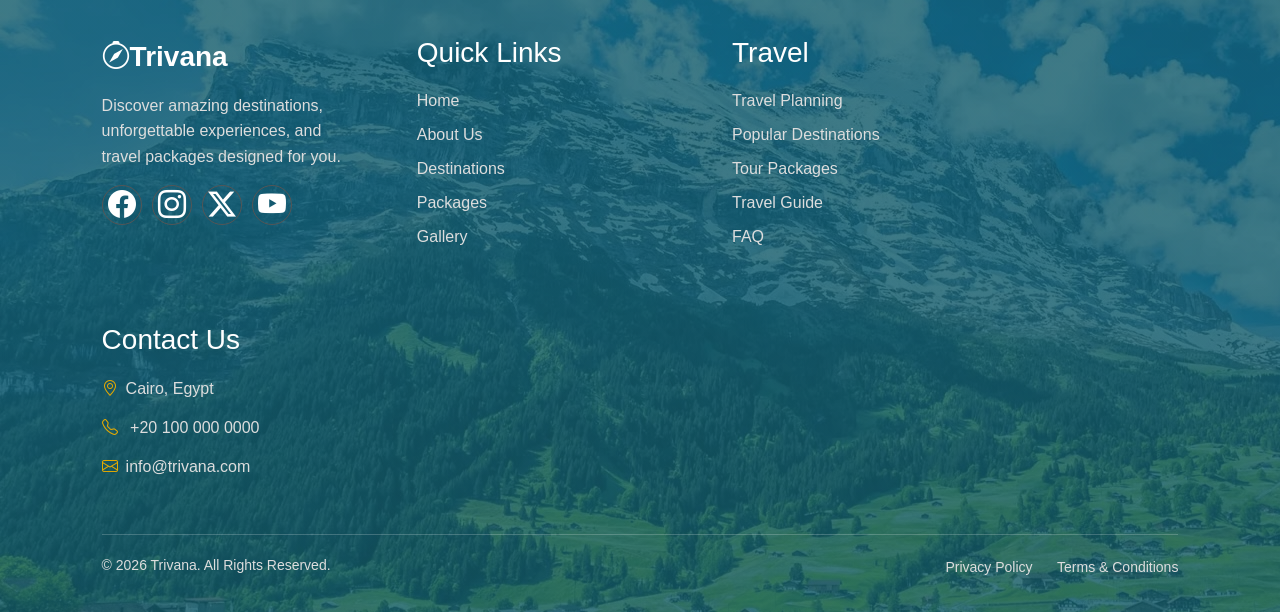
<file: pricing.html>
<!DOCTYPE html>
<html lang="en">
<head>
    <meta charset="UTF-8">
    <meta name="viewport" content="width=device-width, initial-scale=1.0">
    <title>Pricing</title>
      <link href="https://cdn.jsdelivr.net/npm/bootstrap@5.3.3/dist/css/bootstrap.min.css" rel="stylesheet">
     <link rel="stylesheet" href="https://cdn.jsdelivr.net/npm/bootstrap-icons@1.11.3/font/bootstrap-icons.min.css">

    <link rel="stylesheet" href="css/pricing.css">
</head>
<body>
   <nav class="navbar navbar-expand-xl">
        <div class="container-fluid navbar-container">
            <a class="navbar-brand" href="index.html">
                <i class="bi bi-compass"></i>
                <span>Trivana</span>
            </a>

            <button class="navbar-toggler" type="button" data-bs-toggle="collapse" data-bs-target="#mainNavbar" aria-controls="mainNavbar" aria-expanded="false" aria-label="Toggle navigation">
                <span class="navbar-toggler-icon"></span>
            </button>

            <div class="collapse navbar-collapse" id="mainNavbar">
                <ul class="navbar-nav">
                    <li class="nav-item">
                        <a class="nav-link" href="index.html">Home</a>
                    </li>

                    <li class="nav-item">
                        <a class="nav-link" href="about.html">About</a>
                    </li>

                    <li class="nav-item">
                        <a class="nav-link " href="destinations.html">Destinations</a>
                    </li>

                    <li class="nav-item">
                        <a class="nav-link" href="packages.html">Packages</a>
                    </li>

                    <li class="nav-item">
                        <a class="nav-link" href="gallery.html">Gallery</a>
                    </li>

                    <li class="nav-item">
                        <a class="nav-link  active" href="pricing.html">Pricing</a>
                    </li>

                    <li class="nav-item">
                        <a class="nav-link" href="contact.html">Contact</a>
                    </li>

                    <li class="nav-item">
                        <a class="nav-link book-link" href="contact.html">
                            Book Your Stay
                            <span>↗</span>
                        </a>
                    </li>
                </ul>
            </div>
        </div>
    </nav>

     <section class="pricing-hero">
    <img src="images/WhatsApp Image 2026-08-18 at 4.54.05 AM (5).jpeg">
    <div class="pricing-text">
        <h5 class="small-tittle">Tour Packages</h5>
        <h1>Pick the Package
        <br>That Fits You</h1>
        <p>Three flexible tiers — from quick city escapes to fully
        <br> bespoke luxury journeys.</p>
    </div>
</section>
<section class="packages">
    <div class="packages-title">
        <h5 class="title">◉ Choose Your Package</h5>
        <h2>Travel Made Effortless</h2>
        <p>Every package includes our 24/7 travel support, hand-picked partners, 
        <br>and the Trivana quality promise.</p>
    </div>
</section>


<section class="package-cards-section">
    <div class="package-cards">
       <div class="package-card">
        <h5 class="card-category">Essential</h5>
        <h3>Essential Explorer</h3>
        <p class="card-description">Perfect for short city escapes and first-time travelers.</p>
        <div class="card-price">
        $899<span>/person</span>
    </div>
    <div class="card-features">
        <p><span>✓</span>6 Days / 5 Nights</p>
        <p><span>✓</span>Up to 12 travelers</p>
        <p><span>✓</span>3-star hotel accommodation</p>
        <p><span>✓</span>Daily breakfast included</p>
        <p><span>✓</span>Airport transfers</p>
        <p><span>✓</span>2 guided city tours</p>
        <p><span>✓</span>24/7 customer support</p>
    </div>
    <button>Choose Essential<span>→</span></button>
</div>
<div class="package-card dark-card">
    <h5 class="card-category">Premium</h5>
    <h3>Premium Explorer</h3>
    <p class="card-description">Perfect for travelers looking for extra comfort and flexibility.</p>
    <div class="card-price">
        $1299<span>/person</span>
    </div>
    <div class="card-features">
        <p><span>✓</span>8 Days / 7 Nights</p>
        <p><span>✓</span>Up to 16 travelers</p>
        <p><span>✓</span>4-star hotel accommodation</p>
        <p><span>✓</span>Daily breakfast included</p>
        <p><span>✓</span>Airport transfers</p>
        <p><span>✓</span>3 guided city tours</p>
        <p><span>✓</span>24/7 customer support</p>
    </div>
    <button>Choose Premium<span>→</span></button>
</div>
<div class="package-card">
    <h5 class="card-category">Signature</h5>
    <h3>Signature Experience</h3>
    <p class="card-description">Fully bespoke luxury — designed around what matters to you.</p>
    <div class="card-price">
        $2990<span>/person</span>
    </div>
    <div class="card-features">
        <p><span>✓</span>11 Days / 10 Nights</p>
        <p><span>✓</span>Private group</p>
        <p><span>✓</span>5-star luxury resorts</p>
        <p><span>✓</span>Private chef & dining</p>
        <p><span>✓</span>Personal travel concierge</p>
        <p><span>✓</span>VIP airport service</p>
        <p><span>✓</span>Exclusive cultural access</p>
    </div>
    <button>Choose Signature<span>→</span>
    </button>
</div>
    </div>
</section>


<section class="places-section">
    <div class="places-title">
        <h5 class="title">◉ Common Questions</h5>
        <h2>Explore Places Worth Visiting</h2>
    </div>
</section>
<section class="faq-section">
    <details class="faq-item">
        <summary>
            <span>01. How do I book a travel package?</span>
            <b>⌄</b>
        </summary>
        <p>Choose your preferred destination and package,then submit your booking request through our
        <br>website. Our team will guide you through the next steps.</p>
    </details>
    <details class="faq-item">
        <summary>
            <span>02. Are your package prices final?</span>
            <b>⌄</b>
        </summary>
        <p>Our package prices include the services listed for each package. Additional costs may apply 
        <br>depending on your selected activities, upgrades, or special requests.</p>
    </details>
    <details class="faq-item">
        <summary>
            <span>03. Can I customize my travel package?</span>
            <b>⌄</b>
        </summary>
        <p>Yes, you can customize your travel package based on your preferred destination, activities, 
        <br>accommodation, and travel needs. Our team will help you create a journey that fits you.</p>
    </details>
    <details class="faq-item">
        <summary>
            <span>04. Do you provide support during the trip?</span>
            <b>⌄</b>
        </summary>
        <p>Yes, our team is available 24/7 during your trip to help with any questions, changes, 
        <br>or travel needs.</p>
    </details>
    <details class="faq-item">
        <summary>
            <span>05. What happens if I need to cancel my booking?</span>
            <b>⌄</b>
        </summary>
        <p>Cancellation policies depend on the package and booking details. Contact our team as soon as possible,
        <br>and we will guide you through the available options.</p>
    </details>
    <details class="faq-item">
        <summary>
            <span>06. Do you offer group or family travel packages?</span>
            <b>⌄</b>
        </summary>
        <p>Yes, we offer travel packages for groups and families, with flexible options that can be tailored to your
        <br>needs and preferences.</p>
    </details>

    <section class="expert-section">
    <div class="expert-content">
        <h2>Still not sure? Talk to a travel expert.</h2>

        <p>Our team will help you choose the right package and 
        <br>design the perfect trip for you.</p>
      <a href="contact.html">
    <button>
        Contact Us <span>→</span>
    </button>
</a>
    </div>
</section>
</section <!--=========================FOOTER=========================-->
    <footer class="footer">
        <div class="container">
            <div class="row g-4">
                <!-- About -->
                <div class="col-lg-4 col-md-6">
                    <div class="footer-brand">
                        <a href="index.html"><i class="bi bi-compass"></i>Trivana</a>
                        <p>Discover amazing destinations,
                            unforgettable experiences, and
                            travel packages designed for you.</p>
                        <div class="footer-social">
                            <a href="#"><i class="bi bi-facebook"></i></a>
                            <a href="#"><i class="bi bi-instagram"></i></a>
                            <a href="#"><i class="bi bi-twitter-x"></i></a>
                            <a href="#"><i class="bi bi-youtube"></i></a>
                        </div>
                    </div>
                </div>
                <!-- Quick Links -->
                <div class="col-lg-2 col-md-6">
                    <div class="footer-links">
                        <h3>Quick Links</h3>
                        <a href="index.html">Home</a>
                        <a href="about.html">About Us</a>
                        <a href="destinations.html">Destinations</a>
                        <a href="packages.html">Packages</a>
                        <a href="gallery.html">Gallery</a>
                    </div>
                </div>
                <!-- Travel -->
                <div class="col-lg-3 col-md-6">
                    <div class="footer-links">
                        <h3>Travel</h3>
                        <a href="#">Travel Planning</a>
                        <a href="destinations.html">Popular Destinations</a>
                        <a href="packages.html">Tour Packages</a>
                        <a href="#">Travel Guide</a>
                        <a href="#">FAQ</a>
                    </div>
                </div>
                <!-- Contact -->
                <div class="col-lg-3 col-md-6">
                    <div class="footer-contact">
                        <h3>Contact Us</h3>
                        <p><i class="bi bi-geo-alt"></i>Cairo, Egypt</p>
                        <p><i class="bi bi-telephone"></i> +20 100 000 0000</p>
                        <p><i class="bi bi-envelope"></i>info@trivana.com</p>
                    </div>
                </div>
            </div>
            <!-- Footer Bottom -->
            <div class="footer-bottom">
                <p>© 2026 Trivana. All Rights Reserved.</p>
                <div>
                    <a href="#">Privacy Policy</a>
                    <a href="#">Terms & Conditions</a>
                </div>
            </div>
        </div>
    </footer>
</section>
</body>
</html>
</file>
<file: css/style.css>
/* =========================
   ROOT / COLORS
========================= */

:root {
    --dark-teal: #145C6B;
    --light-mint: #8DBEAB;
    --white: #FFFFFF;
}


/* =========================
   GENERAL
========================= */

* {
    box-sizing: border-box;
}

html {
    scroll-behavior: smooth;
}

body {
    margin: 0;
    font-family: Arial, sans-serif;
}


/* =========================
   NAVBAR
========================= */

.navbar {
    position: absolute;

    top: 0;
    left: 0;

    width: 100%;

    z-index: 1000;

    padding: 8px 0;
}


/* Navbar Container */

.navbar-container {
    display: flex;
    align-items: center;
    justify-content: space-between;

    padding: 0 40px;
}


/* =========================
   LOGO
========================= */

.navbar-brand {
    display: flex;
    align-items: center;

    gap: 8px;

    color: var(--white) !important;

    font-size: 28px;
    font-weight: 700;

    text-decoration: none;
}

.navbar-brand i {
    color: var(--light-mint);

    font-size: 28px;
}

.navbar-brand:hover {
    color: var(--white) !important;
}


/* =========================
   NAVBAR WHITE MENU
========================= */

.navbar-collapse {
    flex-grow: 0;

   background-color: var(--white);

    border-radius: 15px;

    padding: 5px 10px;
}


/* Navbar Links */

.navbar-nav {
    display: flex;
    align-items: center;
}

.navbar-nav .nav-link {
    color: #070707;

    font-size: 16px;

    padding: 9px 13px !important;

    white-space: nowrap;
}

.navbar-nav .nav-link:hover {
    color: var(--dark-teal);
}

.navbar-nav .nav-link.active {
    color: #2d92b0;
}


/* =========================
   DROPDOWN
========================= */

.dropdown-menu {
    border: none;

    border-radius: 15px;

    padding: 10px;

    margin-top: 8px !important;

    box-shadow: 0 8px 25px rgba(0, 0, 0, 0.15);
}

.dropdown-item {
    padding: 9px 12px;

    border-radius: 8px;

    font-size: 15px;
}

.dropdown-item:hover {
    background-color: var(--light-mint);

    color: var(--dark-teal);
}


/* Dropdown Arrow */

.dropdown-toggle::after {
    margin-left: 7px;

    vertical-align: 0.15em;
}


/* =========================
   BOOK BUTTON
========================= */

.book-btn {
    display: flex;
    align-items: center;

    gap: 10px;

    margin-left: 25px;

    padding: 10px 14px 10px 20px;

    background-color: var(--light-mint);

    color: var(--dark-teal);

    border-radius: 15px;

    text-decoration: none;

    font-size: 16px;
    font-weight: 600;

    white-space: nowrap;

    transition: 0.3s;
}

.book-btn span {
    display: flex;
    align-items: center;
    justify-content: center;

    width: 32px;
    height: 32px;

    background-color: var(--white);

    border-radius: 50%;

    font-size: 17px;
}

.book-btn:hover {
    background-color: var(--white);

    color: var(--dark-teal);
}


/* =========================
   MOBILE NAVBAR
========================= */

.navbar-toggler {
    background-color: var(--white);

    border: none;

    border-radius: 10px;

    padding: 8px 12px;
}

.navbar-toggler:focus {
    box-shadow: none;
}


/* =========================
   HERO SECTION
========================= */

.hero {
    position: relative;

    min-height: 100vh;

    background-image: url("../images/hero.jpeg");

    background-size: cover;

    background-position: center;

    background-repeat: no-repeat;

    display: flex;

    align-items: center;

    color: var(--white);
}


/* =========================
   HERO OVERLAY
========================= */

.hero-overlay {
    position: absolute;

    inset: 0;

    background: rgba(20, 92, 107, 0.65);
}


/* =========================
   HERO CONTENT
========================= */

.hero-content {
    position: relative;

    z-index: 2;

    padding-top: 100px;
}


/* =========================
   HERO SUBTITLE
========================= */

.hero-subtitle {
    color: #0F0F0F;

    font-size: 20px;

    font-weight: 600;

    margin-bottom: 15px;
}


/* =========================
   HERO TITLE
========================= */

.hero-title {
    color: var(--white);

    font-size: clamp(45px, 7vw, 85px);

    font-weight: 700;

    line-height: 1.05;

    margin-bottom: 25px;

    animation: fadeUp 0.8s ease-out;
}


/* =========================
   HERO DESCRIPTION
========================= */

.hero-description {
    max-width: 600px;

    color: var(--white);

    font-size: 18px;

    line-height: 1.7;

    margin-bottom: 30px;

     animation: fadeUp 0.8s ease-out 0.2s;
    animation-fill-mode: both;
}


/* =========================
   HERO BUTTON
========================= */

.hero-btn {
    display: inline-block;

    background-color: var(--light-mint);

    color:#0F0F0F;

    padding: 15px 30px;

    border-radius: 12px;

    text-decoration: none;

    font-weight: 600;

    transition: 0.3s;

     animation: fadeUp 0.8s ease-out 0.4s;
    animation-fill-mode: both;
}

.hero-btn:hover {
    background-color: var(--white);

    color: var(--dark-teal);

    transform: translateY(-2px);
}


@keyframes fadeUp {
    from {
        opacity: 0;
        transform: translateY(25px);
    }

    to {
        opacity: 1;
        transform: translateY(0);
    }
}


/* =========================
   HERO RATING
========================= */

.hero-rating {
    display: flex;

    align-items: center;

    gap: 15px;

    margin-top: 25px;
}

.stars {
    color: var(--light-mint);

    font-size: 18px;

    letter-spacing: 2px;
}

.hero-rating span {
    color: var(--white);

    font-size: 14px;
}


.travelers-btn {
    position: absolute;
 
    right: 20px;

    display: inline-block;

    background-color: var(--light-mint);
    color:#0F0F0F;

    padding: 15px 30px;
    border-radius: 12px;

    text-decoration: none;
    font-weight: 600;

    transition: 0.3s;
}

.travelers-btn:hover {
    transform: translateY(-3px);
    color:#145C6B;
     background-color: var(--white);

}

.custom-hr {
    border: none;
    height: 3px;
    background-color: rgb(244, 241, 241);
    width: 80%;
}


/* =========================
   RESPONSIVE NAVBAR
========================= */

@media (max-width: 991px) {

    .navbar-container {
        padding: 0 15px;
    }

    .navbar-collapse {
        margin-top: 10px;

        padding: 15px;

        width: 100%;
    }

    .navbar-nav {
        align-items: flex-start;
    }

    .navbar-nav .nav-link {
        width: 100%;
    }

    .book-btn {
        margin-left: 0;

        margin-top: 10px;

        justify-content: center;
    }

}


/* =========================
   RESPONSIVE HERO
========================= */

@media (max-width: 768px) {

    .hero-content {
        padding-top: 120px;
    }

    .hero-title {
        font-size: 50px;
    }

    .hero-description {
        font-size: 16px;
    }

    .hero-rating {
        flex-direction: column;

        align-items: flex-start;

        gap: 5px;
    }

}



/* =========================
   SECTION TITLE
========================= */

.section-title {
    text-align: center;
    max-width: 700px;
    margin: 0 auto 55px;
}

.section-title p {
    color: var(--dark-teal);

    font-size: 17px;
    font-weight: 600;

    margin-bottom: 10px;
}

.section-title h2 {
    color: var(--dark-teal);

    font-size: 42px;
    font-weight: 700;

    margin-bottom: 15px;
}

.section-title span {
    color: #666;

    font-size: 16px;
    line-height: 1.7;
}


/* =========================
   VIEW ALL BUTTON
========================= */

.view-all-btn {
    display: inline-flex;

    align-items: center;

    gap: 10px;

    background-color: var(--dark-teal);

    color: var(--white);

    padding: 14px 22px;

    border-radius: 12px;

    text-decoration: none;

    font-weight: 600;

    transition: 0.3s;
}

.view-all-btn span {
    font-size: 18px;
}

.view-all-btn:hover {
    background-color: var(--light-mint);

    color: var(--dark-teal);

    transform: translateY(-2px);
}




/* =========================
   WHY CHOOSE US
========================= */

.why-choose-section {
    padding: 100px 0;
    background-color: #f5f8f7;
}


/* =========================
   CONTENT
========================= */

.why-content {
    padding-right: 30px;
}

.why-subtitle {
    color: var(--dark-teal);

    font-size: 17px;
    font-weight: 600;

    margin-bottom: 12px;
}

.why-content h2 {
    color: var(--dark-teal);

    font-size: 45px;
    font-weight: 700;

    line-height: 1.1;

    margin-bottom: 20px;
}

.why-description {
    color: #666;

    font-size: 17px;

    line-height: 1.7;

    max-width: 550px;

    margin-bottom: 30px;
}


/* =========================
   FEATURES
========================= */

.why-features {
    margin-bottom: 30px;
}

.why-feature {
    display: flex;

    align-items: flex-start;

    gap: 18px;

    margin-bottom: 22px;
}


/* Icon */

.why-icon {
    flex-shrink: 0;

    width: 50px;
    height: 50px;

    display: flex;

    align-items: center;
    justify-content: center;

    background-color: var(--light-mint);

    color: var(--dark-teal);

    border-radius: 12px;

    font-size: 21px;
}

.why-feature h3 {
    color: var(--dark-teal);

    font-size: 19px;

    font-weight: 600;

    margin-bottom: 5px;
}

.why-feature p {
    color: #777;

    font-size: 14px;

    line-height: 1.6;

    margin: 0;

    max-width: 430px;
}


/* =========================
   START PLANNING BUTTON
========================= */

.planning-btn {
    display: inline-flex;

    align-items: center;

    gap: 10px;

    padding: 13px 20px;

    background-color: var(--dark-teal);

    color: var(--white);

    border-radius: 12px;

    text-decoration: none;

    font-weight: 600;

    transition: 0.3s;
}

.planning-btn span {
    font-size: 18px;
}

.planning-btn:hover {
    background-color: var(--light-mint);

    color: var(--dark-teal);

    transform: translateY(-2px);
}


/* =========================
   IMAGE
========================= */

.why-image {
    position: relative;

    height: 550px;

    border-radius: 25px;

    overflow: hidden;
}

.why-image img {
    width: 100%;

    height: 100%;

    object-fit: cover;

    display: block;
}


/* =========================
   IMAGE CARD
========================= */

.why-image-card {
    position: absolute;

    left: 25px;
    bottom: 25px;

    display: flex;

    align-items: center;

    gap: 12px;

    padding: 14px 20px;

    background-color: var(--white);

    border-radius: 15px;

    box-shadow: 0 8px 25px rgba(0, 0, 0, 0.15);
}

.why-image-card > i {
    display: flex;

    align-items: center;
    justify-content: center;

    width: 42px;
    height: 42px;

    background-color: var(--light-mint);

    color: var(--dark-teal);

    border-radius: 10px;

    font-size: 20px;
}

.why-image-card div {
    display: flex;

    flex-direction: column;
}

.why-image-card strong {
    color: var(--dark-teal);

    font-size: 15px;
}

.why-image-card span {
    color: #777;

    font-size: 13px;

    margin-top: 3px;
}


/* =========================
   RESPONSIVE
========================= */

@media (max-width: 991px) {

    .why-content {
        padding-right: 0;
    }

    .why-image {
        height: 450px;
    }

}


@media (max-width: 768px) {

    .why-choose-section {
        padding: 70px 0;
    }

    .why-content h2 {
        font-size: 36px;
    }

    .why-image {
        height: 380px;
    }

    .why-image-card {
        left: 15px;
        bottom: 15px;
    }

}



/* =========================
   DESTINATIONS
========================= */

.destinations-section {
    padding: 100px 0;
    background-color: var(--white);
}


/* =========================
   Destination Card
========================= */

.destination-card {
    position: relative;

    height: 350px;

    border-radius: 20px;

    overflow: hidden;

    box-shadow: 0 8px 25px rgba(20, 92, 107, 0.12);

    transition: 0.3s;
}

.destination-card:hover {
    transform: translateY(-6px);

    box-shadow: 0 15px 35px rgba(20, 92, 107, 0.20);
}


/* =========================
   Destination Image
========================= */

.destination-card img {
    width: 100%;
    height: 100%;

    display: block;

    object-fit: cover;

    object-position: center;

    transition: 0.5s;
}


/* Zoom Image */

.destination-card:hover img {
    transform: scale(1.06);
}


/* =========================
   Dark Overlay
========================= */

.destination-card::after {
    content: "";

    position: absolute;

    inset: 0;

    background: linear-gradient(
        to top,
        rgba(20, 92, 107, 0.85),
        rgba(20, 92, 107, 0.05)
    );

    z-index: 1;
}


/* =========================
   Destination Content
========================= */

.destination-content {
    position: absolute;

    left: 0;
    right: 0;
    bottom: 0;

    z-index: 2;

    display: flex;

    align-items: flex-end;

    justify-content: space-between;

    padding: 25px;
}


/* Destination Name */

.destination-content h3 {
    color: var(--white);

    font-size: 26px;

    font-weight: 700;

    margin: 0 0 5px;
}


/* Country */

.destination-content p {
    color: rgba(255, 255, 255, 0.85);

    font-size: 14px;

    margin: 0;
}


/* =========================
   Arrow
========================= */

.destination-content a {
    display: flex;

    align-items: center;
    justify-content: center;

    width: 45px;
    height: 45px;

    background-color: var(--light-mint);

    color: var(--dark-teal);

    border-radius: 50%;

    text-decoration: none;

    font-size: 20px;

    transition: 0.3s;
}

.destination-content a:hover {
    background-color: var(--white);

    transform: rotate(45deg);
}


/* =========================
   Responsive
========================= */

@media (max-width: 768px) {

    .destinations-section {
        padding: 70px 0;
    }

    .destination-card {
        height: 300px;
    }

    .destination-content {
        padding: 20px;
    }

    .destination-content h3 {
        font-size: 23px;
    }

}


/* =========================
   SCROLL ANIMATION
========================= */

.scroll-item {
    opacity: 0;
    transform: translateY(70px);

    transition:
        opacity 0.8s ease,
        transform 0.8s ease;
}

.scroll-item.show {
    opacity: 1;
    transform: translateY(0);
}




/* =========================
   TRAVEL GALLERY
========================= */

.gallery-section {
    padding: 80px 0;
    background-color: #FFFFFF;
}


/* Header */

.gallery-header {
    text-align: center;
    margin-bottom: 55px;
}


.gallery-subtitle {
    color: #131414;
    font-size: 14px;
    margin-bottom: 14px;
}


.gallery-subtitle i {
    font-size: 9px;
    margin-right: 6px;
}


.gallery-header h2 {
    color: #145C6B;

    font-size: 52px;
    font-weight: 600;

    line-height: 1.1;

    margin: 0;
}


/* =========================
   GALLERY GRID
========================= */

.gallery-grid {
    display: grid;

    grid-template-columns:
        repeat(4, 1fr);

    gap: 26px;

    align-items: start;
}


.gallery-column {
    display: flex;

    flex-direction: column;

    gap: 26px;
}


.gallery-column img {
    width: 100%;

    height: 275px;

    object-fit: cover;

    display: block;

    border-radius: 15px;

    transition:
        transform 0.3s ease,
        box-shadow 0.3s ease;
}


/* Different image heights */

.gallery-column:nth-child(1) img:first-child {
    height: 275px;
}

.gallery-column:nth-child(1) img:last-child {
    height: 275px;
}


.gallery-column:nth-child(2) img:first-child {
    height: 200px;
}

.gallery-column:nth-child(2) img:last-child {
    height: 345px;
}


.gallery-column:nth-child(3) img:first-child {
    height: 345px;
}

.gallery-column:nth-child(3) img:last-child {
    height: 200px;
}


.gallery-column:nth-child(4) img:first-child {
    height: 200px;
}

.gallery-column:nth-child(4) img:last-child {
    height: 345px;
}


/* Hover */

.gallery-column img:hover {
    transform: scale(1.02);

    box-shadow:
        0 10px 25px rgba(20, 92, 107, 0.18);
}


/* =========================
   BUTTON
========================= */

.gallery-button {
    display: flex;

    justify-content: center;

    margin-top: 55px;
}


.gallery-button button {
    border: none;

    background-color: #145C6B;

    color: #FFFFFF;

    padding: 10px 10px 10px 22px;

    border-radius: 12px;

    font-size: 14px;

    font-weight: 500;

    display: flex;

    align-items: center;

    gap: 12px;

    cursor: pointer;

    transition:
        background-color 0.3s ease,
        transform 0.3s ease;
}


.gallery-button button span {
    width: 34px;
    height: 34px;

    border-radius: 50%;

    background-color: #8DBEAB;

    color: #145C6B;

    display: flex;

    align-items: center;

    justify-content: center;

    font-size: 18px;
}


.gallery-button button:hover {
    background-color: #8DBEAB;

    color: #145C6B;

    transform: translateY(-3px);
}


/* =========================
   RESPONSIVE
========================= */

@media (max-width: 991px) {

    .gallery-grid {
        grid-template-columns:
            repeat(2, 1fr);
    }


    .gallery-header h2 {
        font-size: 42px;
    }

}


@media (max-width: 576px) {

    .gallery-section {
        padding: 60px 15px;
    }


    .gallery-header h2 {
        font-size: 32px;
    }


    .gallery-grid {
        grid-template-columns: 1fr;
    }


    .gallery-column img,
    .gallery-column:nth-child(1) img:first-child,
    .gallery-column:nth-child(1) img:last-child,
    .gallery-column:nth-child(2) img:first-child,
    .gallery-column:nth-child(2) img:last-child,
    .gallery-column:nth-child(3) img:first-child,
    .gallery-column:nth-child(3) img:last-child,
    .gallery-column:nth-child(4) img:first-child,
    .gallery-column:nth-child(4) img:last-child {
        height: 280px;
    }

}




/* =========================
   FOOTER
========================= */

.footer {
   background-image:
        linear-gradient(
            rgba(20, 92, 107, 0.82),
            rgba(20, 92, 107, 0.82)
        ),
        url("../images/Switzerland.jpeg");

    color: var(--white);

    padding: 70px 0 20px;
}


/* =========================
   Footer Brand
========================= */

.footer-brand a {
    display: flex;

    align-items: center;

    gap: 8px;

    color: var(--white);

    text-decoration: none;

    font-size: 28px;

    font-weight: 700;

    margin-bottom: 20px;
}

.footer-brand a i {
    color: var(--light-mint);

    font-size: 28px;
}

.footer-brand p {
    max-width: 350px;

    color: rgba(255, 255, 255, 0.75);

    line-height: 1.7;

    margin-bottom: 25px;
}


/* =========================
   Social Media
========================= */

.footer-social {
    display: flex;

    gap: 10px;
}

.footer-social a {
    display: flex;

    align-items: center;
    justify-content: center;

    width: 40px;
    height: 40px;

    border: 1px solid rgba(255, 255, 255, 0.25);

    border-radius: 50%;

    color: var(--white);

    text-decoration: none;

    transition: 0.3s;
}

.footer-social a:hover {
    background-color: var(--light-mint);

    color: var(--dark-teal);

    border-color: var(--light-mint);
}


/* =========================
   Footer Links
========================= */

.footer-links h3,
.footer-contact h3 {
    color: var(--white);

    font-size: 18px;

    margin-bottom: 22px;
}

.footer-links a {
    display: block;

    color: rgba(255, 255, 255, 0.75);

    text-decoration: none;

    margin-bottom: 12px;

    transition: 0.3s;
}

.footer-links a:hover {
    color: var(--light-mint);

    padding-left: 5px;
}


/* =========================
   Contact
========================= */

.footer-contact p {
    display: flex;

    align-items: flex-start;

    gap: 10px;

    color: rgba(255, 255, 255, 0.75);

    margin-bottom: 15px;

    line-height: 1.5;
}

.footer-contact i {
    color: var(--light-mint);

    font-size: 17px;

    margin-top: 2px;
}


/* =========================
   Footer Bottom
========================= */

.footer-bottom {
    display: flex;

    justify-content: space-between;

    align-items: center;

    gap: 20px;

    margin-top: 50px;

    padding-top: 20px;

    border-top: 1px solid rgba(255, 255, 255, 0.15);
}

.footer-bottom p {
    margin: 0;

    color: rgba(255, 255, 255, 0.65);

    font-size: 14px;
}

.footer-bottom a {
    color: rgba(255, 255, 255, 0.65);

    text-decoration: none;

    font-size: 14px;

    margin-left: 20px;
}

.footer-bottom a:hover {
    color: var(--light-mint);
}


/* =========================
   Footer Responsive
========================= */

@media (max-width: 768px) {

    .footer {
        padding: 50px 0 20px;
    }

    .footer-bottom {
        flex-direction: column;

        align-items: flex-start;

        margin-top: 30px;
    }

    .footer-bottom a {
        margin-left: 0;

        margin-right: 15px;
    }

}




/* =========================
   BACK TO TOP
========================= */

.back-to-top {
    position: fixed;

    right: 25px;
    bottom: 25px;

    width: 48px;
    height: 48px;

    border: none;
    border-radius: 50%;

    background-color: #8DBEAB;
    color: #145C6B;

    font-size: 24px;
    font-weight: bold;

    display: flex;
    align-items: center;
    justify-content: center;

    cursor: pointer;

    opacity: 0;
    visibility: hidden;

    transform: translateY(15px);

    transition: all 0.3s ease;

    z-index: 999;
}

.back-to-top:hover {
    background-color: #145C6B;
    color: #FFFFFF;

    transform: translateY(-3px);
}


/* يظهر بعد النزول في الصفحة */

.back-to-top.show {
    opacity: 1;
    visibility: visible;

    transform: translateY(0);
}


/* Mobile */

@media (max-width: 576px) {

    .back-to-top {
        right: 15px;
        bottom: 15px;

        width: 43px;
        height: 43px;

        font-size: 20px;
    }

}
</file>
<file: assets/css/about.css>
*{
    margin: 0px;
    padding: 0px;
    box-sizing: border-box;
}

.section-label{
    color: #145C6B;

    border: 1.2px #8DBEAB solid;
    border-radius: 33px;

    padding: 5px;

    margin-bottom: 15px;

    background-color: rgba(125, 164, 172, 0.9);
    
}


.reveal {
    opacity: 0;
    transform: translateY(50px);
    transition: opacity 0.8s ease, transform 0.8s ease;
    will-change: opacity, transform;
}

.reveal.active {
    opacity: 1;
    transform: translateY(0);
}

.delay-1 { transition-delay: 0.15s; }
.delay-2 { transition-delay: 0.3s; }
.delay-3 { transition-delay: 0.45s; }





/* ********************************************************************************************************************************************** */

/* ********************************************************************************************************************** */



:root {
    --dark-teal: #145C6B;
    --light-mint: #8DBEAB;
    --white: #FFFFFF;
}

.navbar {
    position: absolute;
    top: 0;
    left: 0;
    width: 100%;
    z-index: 1000;
    padding: 18px 0;
}

.navbar-container {
    display: flex;
    align-items: center;
    justify-content: space-between;
    padding: 0 40px;
}

.navbar-brand {
    display: flex;
    align-items: center;
    gap: 8px;
    color: var(--white) !important;
    font-size: 28px;
    font-weight: 700;
    text-decoration: none;
}

.navbar-brand i {
    color: var(--light-mint);
    font-size: 28px;
}

.navbar-collapse {
    flex-grow: 0;
    background-color: var(--white);
    border-radius: 15px;
    padding: 7px 12px;
}

.navbar-nav {
    display: flex;
    align-items: center;
}

.navbar-nav .nav-link {
    color: #111111;
    font-size: 14px;
    padding: 9px 11px !important;
    white-space: nowrap;
}

.navbar-nav .nav-link:hover,
.navbar-nav .nav-link.active {
    color: var(--dark-teal);
}

.book-link {
    display: flex;
    align-items: center;
    gap: 9px;
    margin-left: 8px;
    color: var(--dark-teal) !important;
    font-weight: 600;
}

.book-link span {
    display: flex;
    align-items: center;
    justify-content: center;
    width: 30px;
    height: 30px;
    background-color: var(--light-mint);
    border-radius: 50%;
}

.navbar-toggler {
    background-color: var(--white);
    border: none;
    border-radius: 10px;
    padding: 8px 11px;
}

.navbar-toggler:focus {
    box-shadow: none;
}

@media (max-width: 1199px) {
    .navbar-container {
        padding: 0 20px;
    }

    .navbar-collapse {
        margin-top: 15px;
        padding: 15px;
    }

    .navbar-nav {
        align-items: stretch;
    }

    .navbar-nav .nav-link {
        padding: 10px !important;
    }

    .book-link {
        margin-left: 0;
    }
}
/* **************************************************************************************************************** */
/* ************************************************************************************************************************************** */

.hero-section {
    position: relative;
    width: 100%;
    min-height: 100vh;
    background: linear-gradient(rgba(11, 19, 30, 0.4), rgba(11, 19, 30, 0.6)),url(../images/hero_img.jpg) no-repeat center center/cover;
    display: flex;
    align-items: center;
    padding: 0 5%;
}

.hero-content {
    max-width: 650px;
    margin-top: 80px;
}

.sub-heading {
    display: inline-flex;
    align-items: center;
    gap: 8px;
    padding: 6px 14px;
    border-radius: 20px;
    font-size: 0.95rem;
    margin-bottom: 20px;
    backdrop-filter: blur(5px);
}

.sub-heading .dot {
    width: 8px;
    height: 8px;
    background-color: #145C6B;
    border-radius: 50%;
}

.hero-content h1 {
    font-size: 4rem;
    line-height: 1.1;
    font-weight: 800;
    margin-bottom: 20px;
    color: white;
}

.hero-content p {
    font-size: 1.15rem;
    line-height: 1.6;
    color: #d0d5dd;
    margin-bottom: 30px;
}

.hero-buttons {
    display: flex;
    gap: 15px;
    flex-wrap: wrap;
}

.btn {
    padding: 14px 28px;
    border-radius: 50px;
    text-decoration: none;
    font-weight: 600;
    display: inline-flex;
    align-items: center;
    gap: 12px;
}

.btn-primary {
    background-color: #8DBEAB;
    color: #ffffff;
    border-color: rgba(255, 255, 255, 0.4);
}

.btn-primary:hover {
    background-color: #145C6B;
    border-color: #145C6B;
}

.btn-secondary {
    background: transparent;
    color: #ffffff;
    border: 1px solid rgba(255, 255, 255, 0.4);
    backdrop-filter: blur(5px);
}

.btn-secondary:hover {
    border-color: #ffffff;
    background: rgba(255, 255, 255, 0.1);
    border-color: #8DBEAB;
}

@media (max-width: 1090px) {
    .nav-bar, 
    .desktop-btn {
        display: none;
    }

    .menu-toggle {
        display: block;
    }

    .hero-content {
        max-width: 100%;
        text-align: left;
    }

    .hero-content h1 {
        font-size: 3rem;
    }
    
    .hero-buttons {
        flex-direction: column;
    }
    
    .hero-buttons .btn {
        width: 100%;
        justify-content: center;
    }
}



/* **************************************************************************************************************************************************** */

.Explore-Without-Limits{
    background-color:#145C6B;
    width: 100%;
    margin-top: -10px;
}

.Explore-Without-Limits-container{
    display: flex;
    justify-content: space-between;

    width: 90%;
    max-width: 1200px;

    height: 550px;
    margin: 15px 0;
}

.Explore-Without-Limits-photos {
    width: 40%;
}

.Explore-Without-Limits-photos,
.carousel,
.carousel-inner,
.carousel-item {
    height: 100%;
}

.carousel-item img {
    width: 100%;
    height: 100%;
    object-fit: cover;
}

.Explore-Without-Limits-text {
    width: 55%;

    color: white;

    display: flex;
    flex-direction: column;
    justify-content: center;
    gap: 20px;
}

.Explore-Without-Limits-counter{
    display: flex;
    justify-content: space-evenly;
    /* align-items: left; */

    font-size: 25px;
    gap: 15px;

    width: 100%;
}

.counter span{
    font-size: 55px;
    font-weight: 600;
}

@media (max-width: 1090px) {

    .Explore-Without-Limits-container {
        flex-direction: column;
        height: auto;
        width: 90%;
        gap: 30px;
        padding: 30px 0;
        margin: 15px auto;
        box-sizing: border-box;
    }

    .Explore-Without-Limits-photos,
    .carousel,
    .carousel-inner,
    .carousel-item {
        width: 100%;
        height: 100%;
    }

    .carousel-item img {
        width:30%;
        height: 30%;
        object-fit: cover;
        
    }

    .Explore-Without-Limits-text {
        width: 100%;
        min-width: 0;

    }

    .Explore-Without-Limits-counter {
        flex-wrap: wrap;
        gap: 20px;
        width: 100%;
    }
}

@media (max-width: 480px) {

    .Explore-Without-Limits-container {
        width: 92%;
        padding: 20px 0;
    }

    .Explore-Without-Limits-photos {
        height: 280px;
    }    

    .Explore-Without-Limits-text span {
        font-size: 18px;
    }

    .Explore-Without-Limits-counter {
        font-size: 20px;
    }

    .counter span {
        font-size: 40px;
    }

    .Explore-Without-Limits-photos,
    .carousel,
    .carousel-inner,
    .carousel-item {
        width: 100%;
        height: 100%;
        justify-content: center;
        margin: 10px;
    }


}



/* ********************************************************************************************************************* */


.our-story{
    margin-top: 80px;
    background-color: #145C6B;
    height: 500px;
    padding: 15px;
    position: relative;
    z-index: 9999;
}

.our-story-container{
    display: flex;
    flex-direction: row;
    justify-content: space-between;

    margin: 15px auto;
    width: 95%;
    max-width: 1200px;
    gap: 88px;
}

.our-story-text a{
    
    background-color: #8DBEAB;
    padding: 10px;
    text-decoration: none;
    color: white;
}

.our-story-text a:hover{
    border-color: #ffffff;
    background: rgba(255, 255, 255, 0.1);
    border-color: #8DBEAB;
}

.our-story-text{
    width: 50%;
    color: white;
    gap: 35px;

    flex: 1;
}

.our-story-video{
    position: relative;
    width: 50%;

    flex: 1;

    aspect-ratio: 16 / 9;
}

.our-story-video iframe {
    display: block;

    width: 100%;
    height: 100%;

    border: none;
}

.video-controls{
    position: absolute;
    top: 15px;
    right: 15px;

    display: flex;
    gap: 10px;
}

.video-controls button {
    border: none;
    background: gray;
    color: white;

    width: 40px;
    height: 40px;

    border-radius: 50%;
    cursor: pointer;
}

#video-overlay {
    position: fixed;

    top: 0;
    left: 0;

    width: 100vw;
    height: 100vh; 

    background: rgba(0, 0, 0, 0.6);

    backdrop-filter: blur(8px);

    display: none;

    justify-content: center;
    align-items: center;
}

.fullscreen-video {

    position: relative;

    width: 90vw;
    max-width: 1200px;
    aspect-ratio: 16/9;
    height: 80vh;
    max-height: 85vh;
    z-index: 9999999999 !important;
}

.fullscreen-video iframe {

    width: 100%;
    height: 100%;
    border: none;
}

#close-fullscreen {

    position: absolute;

    top: -40px;
    right: 0;

    border: none;

    background: transparent;

    color: white;

    font-size: 25px;

    cursor: pointer;
}

@media (max-width: 1090px) {

    .our-story {
        margin-top: 50px;
        height: auto;
    }

    .our-story-container {
        flex-direction: column;
        

        width: 90%;

        gap: 35px;
    }

    .our-story-text {
        width: 100%;
    }


    .our-story-video {
        width: 100%;
        max-width: 700px;
    }
}


@media (max-width: 480px) {

    .our-story {
        margin-top: 40px;
    }

    .our-story-container {
        width: 92%;
        gap: 25px;
    }

    .our-story-text h2 {
        font-size: 28px;
    }

    .our-story-text p {
        font-size: 16px;
    }

    .our-story-video {
        width: 100%;
    }

    .video-controls {
        top: 10px;
        right: 10px;
    }

    .video-controls button {
        width: 35px;
        height: 35px;
        font-size: 14px;
    }
}

/* ****************************************************************************************************************************** */


.why-choose-us{
    margin-top: 80px;
}

.why-choose-us-container{
    display: flex;
    justify-content: center;
    flex-direction: column;
    align-items: center;
    gap: 30px;
    width: 90%;
    max-width: 1200px;
    margin: 25px auto;
}

.why-choose-us-cards-container{
    overflow: hidden;
    padding: 20px 0;
    box-sizing: border-box;

    width: 100%;
}

.why-choose-us-text{
    text-align: center;

    
}

.why-choose-us-card{
    border: 1px dashed #145C6B;

    width: 285px;
    min-width: 285px;
    height: 330px;

    padding: 10px;
    flex-shrink: 0;

    animation: highlight-card 6s infinite;

    transition: 
        transform 0.3s ease,
        background-color 0.3s ease,
        box-shadow 0.3s ease;
}

.why-choose-us-cards-track {
    display: flex;
    gap: 20px;
    width: fit-content;

    animation: cards-move 16s linear infinite;
}


@keyframes cards-move {

    from {
        transform: translateX(0);
    }

    to {
        transform: translateX(calc(-50% - 10px));
    }

}


.why-choose-us-cards-container:hover .why-choose-us-cards-track {
    animation-play-state: paused;
    
}

.why-choose-us-card:hover{
    background-color: rgba(125, 164, 172);
    transform: scale(1.02);
    box-shadow:  0 10px 25px rgba(0, 0, 0, 0.25);
    border-style: solid;
}

.why-choose-us-card i {
    font-size: 25px;
    border: 1px solid black;
    border-radius: 50%;
    margin-bottom: 15px ;
    width: 60px;
    height: 60px;
    display: inline-flex;
    justify-content: center;
    align-items: center;
}



/* ************************************************************************************************************************************ */


.our-travel-values{
    margin-top: 80px;
}


.our-travel-values-container{
    display: flex;
    flex-direction: column;
    justify-content: center;
    align-items: center;
    width: 100%;
}

.our-travel-values-text{
    text-align: center;
    margin-bottom: 35px;
    display: flex;
    justify-content: center;
    flex-direction: column;
}

.our-travel-values-body{
    display: flex;
    justify-content: space-around;
    gap: 35px;
    margin: 15px 45px;
    width: 100%;
    position: relative;
    align-items: flex-start;
    height: 1205px;
}

.our-travel-values-grid{
    width: 410px;
    height: 410px;
    gap: 15px;
    display: grid;
    grid-template-columns: repeat(4,102.5px);
    grid-template-rows: 102.5px 102.5px 102.5px 102.5px;
    grid-template-areas: 
        "img1 img1 img2 img3"
        "img1 img1 img4 img5"
        "img6 img7 img8 img8"
        "img9 img10 img8 img8";
}

.pic1 { grid-area: img1;}
.pic2 { grid-area: img2;}
.pic3 { grid-area: img3;}
.pic4 { grid-area: img4;}
.pic5 { grid-area: img5;}
.pic6 { grid-area: img6;}
.pic7 { grid-area: img7;}
.pic8 { grid-area: img8;}
.pic9 { grid-area: img9;}
.pic10 { grid-area: img10;}

.our-travel-values-imgs{
    border: 1px solid black;
}

.our-travel-values-grid img {
  width: 100%;
  height: 100%;
  object-fit: cover;
  display: block;
}

.our-travel-values-card{
    width: 90%;
    height: 230px;
    border: 1px solid black;
    display: flex;
    flex-direction: column;
    justify-content: center;
    padding-left: 15px;
}

.our-travel-values-cards-container{
    gap: 25px;
    display: flex;
    flex-direction: column;
    width: 60%;
    position: relative;
}

.our-travel-values-grid-container{
    width: 45%;
    margin-left: 35px;
    position: sticky;
    top: 40px;
    align-self: flex-start;
}

.our-travel-values-card i{
    font-size: 25px;
    border: 1px solid black;
    border-radius: 50%;
    margin-bottom: 15px ;
    width: 60px;
    height: 60px;
    display: inline-flex;
    justify-content: center;
    align-items: center;
}

.our-travel-values-card:hover{
    background-color: rgba(125, 164, 172);
    transform: scale(1.02);
    box-shadow:  0 10px 25px rgba(0, 0, 0, 0.25) ;    
}   

@media (max-width: 1090px) {

    .our-travel-values-body {
        flex-direction: column;

        width: 90%;

        gap: 40px;

        align-items: center;
    }


    .our-travel-values-grid-container {
        display: none;
    }

    .our-travel-values-cards-container {
        width: 100%;

        gap: 25px;
    }

    .our-travel-values-card {
        width: 100%;
        padding: 2px;

        min-height: 230px;
    }
}

/* ************************************************************************************************************* */

.meet-our-team-section {
    background-color: #145C6B;
    margin-top: 80px;
    padding: 12px;
}

.meet-our-team-container {
    width: 100%;
    display: flex;
    justify-content: center;
    align-items: center;
    flex-direction: column;
    gap: 25px;
}

.meet-our-team-text {
    text-align: center;
    color: white;
}

.meet_our_team_cards_container {
    overflow: hidden;
    width: 100%;
}

.cards-track-with-js {
    display: flex;
    justify-content: space-between;
    gap: 45px;
    width: max-content;
    padding: 0px 50px;
    will-change: transform;
}

.cards-track-with-js.grid-mode {
    display: grid;
    grid-template-columns: repeat(3, minmax(0, 1fr));
    width: 100%;
    transform: none !important;
    animation: none;
    overflow: visible;
}

@media (max-width: 1090px) {
    .cards-track-with-js.grid-mode {
        grid-template-columns: repeat(2, minmax(0, 1fr));
        padding: 0 40px;
        gap: 30px;
    }
}

@media (max-width: 800px) {
    .cards-track-with-js.grid-mode {
        grid-template-columns: 1fr;
        padding: 0 25px;
        gap: 25px;
    }
}

.cards-track-with-js.grid-mode .meet-our-team-card {
    max-width: none;
}

.meet-our-team-card {
    width: 100%;
    max-width: 365px;
    overflow: hidden;
    height: fit-content;
    background-color: aliceblue;
    padding: 15px;
    border-radius: 15px;
    gap: 12px;
    border: 5px solid transparent;
    margin-top: 15px;
    flex-shrink: 0;
    transition: transform 0.3s ease, box-shadow 0.3s ease, border-color 0.5s ease;
    display: flex;
    flex-direction: column;
    justify-content: left;
    text-align: left;
    position: relative;
}

.meet-our-team-card:hover {
    transform: translateY(-10px);
    box-shadow: 0 10px 25px rgba(0, 0, 0, 0.2);
    border-color: #8DBEAB;
}

.meet-our-team-card.active {
    border-color: #8DBEAB;
    background-color: #8DBEAB;
    box-shadow: 0 10px 25px rgba(0, 0, 0, 0.2);
}

.meet-our-team-card img {
    width: 100%;
    height: 300px;
    object-fit: cover;
    display: block;
    border-radius: 15px;
    margin-bottom: 6px;
}

.meet_our_team_card_info {
    line-height: .8px;
    height: 65%;
}

.meet_our_team_icons {
    display: flex;
    flex-direction: column;
    position: absolute;
    gap: 5px;
    right: 15px;
    bottom: 8px;
    margin: 6px;
}

.meet_our_team_icons i:hover {
    background-color: #1877F2;
    padding: 1.5px;
}

.meet_our_team_card_more_info {
    max-height: 0;
    opacity: 0;
    transition: max-height 0.5s ease, opacity 0.3s ease;
}

.meet_our_team_card_more_info.show {
    max-height: 300px;
    opacity: 1;
}

.meet-our-team-card.active .meet_our_team_icons {
    display: none;
}
.cards-track-with-js.grid-mode .meet-our-team-card.duplicate {
    display: none;
}


/* ****************************************************************************************************************************************************** */

.cta-section {
    margin-top: 80px;
    width: 100%;
    padding: 20px;
    display: flex;
    justify-content: center;
    align-items: center;
}

.cta-banner {
    position: relative;
    width: 100%;
    max-width: 1100px;
    min-height: 450px;
    border-radius: 20px;
    overflow: hidden;
    background: linear-gradient(rgba(0, 0, 0, 0.5), rgba(0, 0, 0, 0.5)), url(../images/banner-img-5.avif) no-repeat center center/cover;
    display: flex;
    justify-content: center;
    align-items: center;
    text-align: center;
    padding: 40px 20px;
}

.cta-content {
    max-width: 700px;
    color: #ffffff;
    z-index: 2;
}

.cta-content h2 {
    font-size: 2.8rem;
    font-weight: 700;
    margin-bottom: 20px;
    line-height: 1.2;
}

.cta-content p {
    font-size: 1.1rem;
    line-height: 1.6;
    color: #e2e8f0;
    margin-bottom: 30px;
}

@media (max-width: 1090px) {
    .cta-banner {
        min-height: 380px;
        border-radius: 12px;
        padding: 30px 15px;
    }

    .cta-content h2 {
        font-size: 2rem;
    }

    .cta-content p {
        font-size: 1rem;
        margin-bottom: 25px;
    }

    .btn-cta {
        width: 100%;
        justify-content: center;
    }
}

/* **************************************************************************************************************************************************************** */

.footer-section {
  position: relative;
  background:url(../images/Switzerland.jpeg) no-repeat center center/cover;
  color: #fff;
  padding: 80px 5% 120px 5%;
  min-height: 550px;
  overflow: hidden;
  margin-top: 80px;
}

.footer-overlay {
  position: absolute;
  top: 0;
  left: 0;
  width: 100%;
  height: 100%;
  background: rgba(38, 123, 123, 0.88);
  z-index: 1;
}

.footer-container {
  position: relative;
  z-index: 2;
  max-width: 1300px;
  margin: 0 auto;
  display: grid;
  grid-template-columns: 1.2fr 1fr 1fr 1fr 1.3fr;
  gap: 40px;
}

.footer-col {
  display: flex;
  flex-direction: column;
}

.footer-col h3 {
  display: flex;
  flex-direction: column;
}

.social-icons {
  display: flex;
  gap: 12px;
  margin-bottom: 25px;
}

.social-icons a {
  width: 36px;
  height: 36px;
  border: 1px solid #8DBEAB;
  border-radius: 50%;
  display: flex;
  align-items: center;
  justify-content: center;
  color: #8DBEAB;
  transition: all 0.3s ease;
  text-decoration: none;
}

.social-icons a:hover {
  background: #f8fcfa;
  color: #f8efef;
}

.brand-desc, .newsletter-desc {
  color: #fffdfd;
  font-size: 0.95rem;
  line-height: 1.6;
}

.footer-heading {
  font-size: 1.15rem;
  font-weight: 600;
  margin-bottom: 25px;
  color: #ffffff;
  letter-spacing: 0.5px;
}

.footer-links {
  list-style: none;
  padding: 0;
  margin: 0;
  display: flex;
  flex-direction: column;
  gap: 14px;
}

.footer-links li a {
  color: #f1ecec;
  text-decoration: none;
  font-size: 0.95rem;
  transition: color 0.2s ease;
}

.footer-links li a:hover {
  color: #8DBEAB;
}

.newsletter-form {
  position: relative;
  display: flex;
  align-items: center;
  background: #fff;
  border-radius: 6px;
  overflow: hidden;
  max-width: 320px;
}

.newsletter-form input {
  width: 100%;
  padding: 14px 16px;
  border: none;
  outline: none;
  font-size: 0.9rem;
  color: #333;
  background: transparent;
}

.newsletter-form input::placeholder {
  color: #efe9e9;
}

.newsletter-form button {
  background: transparent;
  border: none;
  padding: 0 16px;
  cursor: pointer;
  color: #8DBEAB;
  font-size: 1rem;
  transition: transform 0.2s;
}

.newsletter-form button:hover {
  transform: scale(1.1);
}



@media (max-width: 1090px) {
  .footer-container {
    grid-template-columns: repeat(3, 1fr);
    gap: 30px;
  }
  
  .brand-col {
    grid-column: span 3;
  }
  
  .newsletter-col {
    grid-column: span 3;
  }
}

@media (max-width: 768px) {
  .footer-container {
    grid-template-columns: 1fr;
    gap: 40px;
  }
  
  .brand-col, .newsletter-col {
    grid-column: span 1;
  }
  
  .footer-section {
    padding: 60px 20px 100px 20px;
  }
}
</file>
<file: css/contact.css>
:root {
    --teal: #145C6B;
    --mint: #8DBEAB;
    --white: #FFFFFF;
    --background: #F4F7F5;
    --text: #163C44;
    --gray: #777777;
}



*{
    margin: 0;
    padding: 0;
    box-sizing: border-box;
}
body{
    font-family: Arial, sans-serif;
}
/* Navbar */
.navbar {
    position: absolute;
    top: 0;
    left: 0;
    width: 100%;
    padding: 14px 0;
    z-index: 1000;
}

.navbar-container {
    display: flex;
    align-items: center;
    justify-content: space-between;
    padding: 0 40px;
}

.navbar-brand {
    display: flex;
    align-items: center;
    gap: 9px;
    color: white !important;
    font-size: 28px;
    font-weight: bold;
}

.navbar-brand i {
    color: var(--mint);
    font-size: 26px;
}

.navbar-collapse {
    flex-grow: 0;
    padding: 7px 14px;
    border-radius: 15px;
    background: white;
}

.navbar-nav {
    align-items: center;
}

.navbar-nav .nav-link {
    padding: 10px 14px !important;
    color: #111;
    font-size: 15px;
    white-space: nowrap;
}

.navbar-nav .nav-link:hover,
.navbar-nav .nav-link.active {
    color: var(--teal);
}

.book-link {
    display: flex;
    align-items: center;
    gap: 14px;
    margin-left: 24px;
    color: var(--teal) !important;
    font-weight: bold;
}

.book-link span {
    font-size: 18px;
}

.navbar-toggler {
    padding: 8px 11px;
    border: 0;
    border-radius: 9px;
    background: white;
}

.navbar-toggler:focus {
    box-shadow: none;
}
/* Hero */
.contact-hero{
    position: relative;
    width: 96%;
    height: 90vh;
    overflow: hidden;
    margin: 20px auto;
    border-radius: 25px;
}
/* Image */
.contact-hero img{
    width: 100%;
    height: 100%;
    object-fit: cover;
}
/* Text */
.contact-text{
    position: absolute;
    top: 40%;
    left: 15%;
    transform: translateY(-50%);
    text-align: center;
    color: white;
    width: 50%;
    animation: textMove 1.5s ease-out;
}
.small-tittle{
    font-size: 18px;
    margin-bottom: 15px;
}
.contact-text h1{
    font-size: 50px;
    margin-bottom: 20px;
}
.contact-text p{
    font-size: 18px;
    line-height: 1.6;
}
/* Animation */
@keyframes textMove{

    from{
        opacity: 0;
        transform: translateY(-40%);
    }

    to{
        opacity: 1;
        transform: translateY(-50%);
    }

}

.contact-section{
    width: 85%;
    margin: 60px auto;
    display: flex;
    gap: 50px;
}
.contact-info,
.contact-form{
    width: 50%;
}
.contact-info h5{
    color: #e5aa00;
    font-size: 18px;
}
.contact-info h2{
    font-size: 35px;
    margin: 15px 0;
}
.contact-info p{
    color: #777;
    line-height: 1.6;
}
.contact-info img{
    width: 80%;
    height: 300px;
    object-fit: cover;
    border-radius: 20px;
    margin-top: 25px;
}
.contact-form{
    background: white;
    padding: 35px;
    border: 1px solid #ddd;
    border-radius: 20px;
    box-shadow: 0 5px 20px #ddd;
}
.contact-form h2{
    margin-bottom: 25px;
    font-size: 28px;
}
.name-inputs{
    display: flex;
    gap: 15px;
}
.contact-form input,
.contact-form textarea{
    width: 100%;
    padding: 15px;
    margin-bottom: 15px;
    border: 1px solid #ddd;
    border-radius: 10px;
    font-size: 14px;
}
.name-inputs input{
    width: 50%;
}
.contact-form textarea{
    height: 120px;
}
.contact-form button{
    padding: 8px 8px 8px 20px;
    border: none;
    border-radius: 25px;
    background: #e5aa00;
    color: white;
    font-size: 15px;
}
.contact-form button span{
    background: black;
    color: white;
    border-radius: 50%;
    padding: 8px 10px;
}


.contact-details{
    width: 85%;
    margin: 50px auto;
    display: flex;
    gap: 20px;
}

.detail-card{
    width: 25%;
    padding: 30px;
    background: white;
    border-radius: 20px;
    box-shadow: 0 5px 15px #eee;
    text-align: center;
    transition: 0.3s;
}
.detail-card:hover{
    transform: translateY(-10px);
    box-shadow: 0 10px 25px #ddd;
}
.detail-icon{
    font-size: 30px;
    color: #e5aa00;
    margin-bottom: 15px;
}

.detail-card h3{
    margin-bottom: 10px;
}

.detail-card p{
    color: #888;
    font-size: 14px;
    line-height: 1.5;
}
.map-section{
    width: 90%;
    margin: 60px auto;
    text-align: center;
}
.map-title h5{
    color: #e5aa00;
    margin-bottom: 10px;
}
.map-title h2{
    font-size: 35px;
    margin-bottom: 25px;
}
.map{
    width: 95%;
    height: 500px;
    margin: auto;
    border-radius: 20px;
    overflow: hidden;
}
.map iframe{
    width: 100%;
    height: 100%;
    border: 0;
}

.footer{
    background-image:
    linear-gradient(
        rgba(20, 92, 107, 0.82),
        rgba(20, 92, 107, 0.82)
    ),
    url("../images/Switzerland.jpeg");
    color: white;
    padding: 60px 7% 20px;
}

.footer .row{
    display: flex;
    gap: 40px;
}

.footer .col-lg-4,
.footer .col-lg-2,
.footer .col-lg-3{
    width: 25%;
}

.footer-brand a{
    color: white;
    text-decoration: none;
    font-size: 28px;
    font-weight: bold;
}

.footer-brand p{
    color: #ddd;
    line-height: 1.6;
    margin-top: 15px;
}

.footer-social{
    display: flex;
    gap: 10px;
}

.footer-social a{
    color: white;
    text-decoration: none;
}

.footer-links h3,
.footer-contact h3{
    color: white;
    margin-bottom: 20px;
}

.footer-links a{
    display: block;
    color: #ddd;
    text-decoration: none;
    margin-bottom: 10px;
}

.footer-contact p{
    color: #ddd;
    margin-bottom: 15px;
}

.footer-contact i{
    color: #e5aa00;
    margin-right: 8px;
}

.footer-bottom{
    display: flex;
    justify-content: space-between;
    margin-top: 40px;
    padding-top: 20px;
    border-top: 1px solid #ffffff33;
}

.footer-bottom p,
.footer-bottom a{
    color: #ddd;
    font-size: 14px;
}

.footer-bottom a{
    margin-left: 20px;
    text-decoration: none;
}
@media (max-width: 768px){
    .footer .row{
        flex-direction: column;
    }
    .footer .col-lg-4,
    .footer .col-lg-2,
    .footer .col-lg-3{
        width: 100%;
    }
}
</file>
<file: style.css>
:root {
    --teal: #145C6B;
    --mint: #8DBEAB;
    --white: #FFFFFF;
    --background: #F4F7F5;
    --text: #163C44;
    --gray: #777777;
}

* {
    box-sizing: border-box;
}

html {
    scroll-behavior: smooth;
}

body {
    margin: 0;
    overflow-x: hidden;
    background: var(--background);
    color: var(--text);
    font-family: Arial, sans-serif;
}

.navbar {
    position: absolute;
    top: 0;
    left: 0;
    width: 100%;
    padding: 14px 0;
    z-index: 1000;
}

.navbar-container {
    display: flex;
    align-items: center;
    justify-content: space-between;
    padding: 0 40px;
}

.navbar-brand {
    display: flex;
    align-items: center;
    gap: 9px;
    color: white !important;
    font-size: 28px;
    font-weight: bold;
}

.navbar-brand i {
    color: var(--mint);
    font-size: 26px;
}

.navbar-collapse {
    flex-grow: 0;
    padding: 7px 14px;
    border-radius: 15px;
    background: white;
}

.navbar-nav {
    align-items: center;
}

.navbar-nav .nav-link {
    padding: 10px 14px !important;
    color: #111;
    font-size: 15px;
    white-space: nowrap;
}

.navbar-nav .nav-link:hover,
.navbar-nav .nav-link.active {
    color: var(--teal);
}

.book-link {
    display: flex;
    align-items: center;
    gap: 14px;
    margin-left: 24px;
    color: var(--teal) !important;
    font-weight: bold;
}

.book-link span {
    font-size: 18px;
}

.navbar-toggler {
    padding: 8px 11px;
    border: 0;
    border-radius: 9px;
    background: white;
}

.navbar-toggler:focus {
    box-shadow: none;
}

.hero-section {
    min-height: 570px;
    background: url("images/travel.jpg") center/cover no-repeat;
}

.hero-overlay {
    display: flex;
    min-height: 570px;
    align-items: center;
    padding-top: 85px;
    background: rgba(20, 92, 107, 0.68);
}

.hero-content {
    max-width: 720px;
    color: white;
    animation: heroSlide 1s ease-out;
}

.small-heading {
    margin-bottom: 14px;
    color: var(--mint);
    font-size: 13px;
    font-weight: bold;
    letter-spacing: 3px;
}

.hero-content h1 {
    margin-bottom: 20px;
    font-family: Georgia, serif;
    font-size: 66px;
    line-height: 1.05;
}

.hero-description {
    max-width: 600px;
    margin-bottom: 30px;
    font-size: 18px;
    line-height: 1.7;
}

.main-button,
.steps-button {
    border: 0;
    background: var(--mint);
    color: var(--teal);
    font-weight: bold;
}

.main-button {
    padding: 14px 24px;
}

.main-button i {
    margin-left: 8px;
}

.main-button:hover,
.steps-button:hover {
    background: white;
    color: var(--teal);
}

.destinations-section {
    padding: 90px 0;
}

.section-heading {
    max-width: 700px;
    margin: 0 auto 50px;
    text-align: center;
}

.section-heading p {
    margin-bottom: 10px;
    color: var(--teal);
    font-size: 12px;
    font-weight: bold;
    letter-spacing: 2px;
}

.section-heading h2 {
    margin-bottom: 14px;
    font-size: 44px;
    font-weight: bold;
}

.section-heading span,
.trip-info,
.price span,
.step-card p {
    color: var(--gray);
}

.destination-card {
    height: 100%;
    overflow: hidden;
    border: 1px solid #E7E7E7;
    border-radius: 14px;
    background: white;
    transition: 0.3s;
}

.destination-card:hover {
    transform: translateY(-7px);
    box-shadow: 0 12px 30px rgba(20, 92, 107, 0.16);
}

.destination-card img {
    width: 100%;
    height: 245px;
    object-fit: cover;
    transition: 0.4s;
}

.destination-card:hover img {
    transform: scale(1.04);
}

.card-content {
    padding: 25px;
}

.card-content h3 {
    margin-bottom: 18px;
    color: #202020;
    font-size: 25px;
    font-weight: bold;
}

.trip-info {
    margin-bottom: 9px;
    font-size: 15px;
}

.trip-info i {
    margin-right: 10px;
    color: var(--teal);
}

.trip-description {
    min-height: 48px;
    margin: 20px 0;
    color: #4D4D4D;
    line-height: 1.6;
}

.price-area {
    display: flex;
    align-items: center;
    justify-content: space-between;
    padding-top: 15px;
    border-top: 1px solid #E7E7E7;
}

.price {
    color: #202020;
    font-size: 29px;
    font-weight: bold;
}

.price span {
    font-size: 14px;
    font-weight: normal;
}

.details-button,
.details-button:visited {
    display: inline-block;
    padding: 11px 15px;
    border-radius: 5px;
    background: var(--teal);
    color: white !important;
    font-size: 14px;
    text-decoration: none;
}

.details-button:hover {
    background: var(--mint);
    color: var(--teal) !important;
}

.steps-section,
.booking-section {
    margin-right: 30px;
    margin-left: 30px;
    overflow: hidden;
    border-radius: 20px;
    background-position: center;
    background-size: cover;
    background-repeat: no-repeat;
}

.steps-section {
    margin-top: 30px;
    margin-bottom: 30px;
    background-image: url("images/travel2.jpg");
}

.section-overlay {
    padding: 80px 30px;
    background: rgba(7, 57, 67, 0.82);
}

.steps-heading {
    display: flex;
    align-items: center;
    justify-content: space-between;
    gap: 30px;
    color: white;
}

.steps-heading h2 {
    margin-bottom: 20px;
    font-size: 52px;
    line-height: 1.05;
}

.steps-heading > div > p:last-child {
    max-width: 750px;
    line-height: 1.7;
}

.steps-button {
    display: inline-flex;
    align-items: center;
    gap: 15px;
    padding: 13px 14px 13px 22px;
    border-radius: 8px;
    white-space: nowrap;
}

.steps-button span {
    display: inline-flex;
    width: 42px;
    height: 42px;
    align-items: center;
    justify-content: center;
    border-radius: 50%;
    background: white;
}

.steps-row {
    margin-top: 55px;
}

.step-card {
    height: 100%;
    min-height: 330px;
    padding: 38px;
    border-radius: 18px;
    background: white;
}

.step-top {
    display: flex;
    align-items: center;
    justify-content: space-between;
}

.step-icon {
    display: inline-flex;
    width: 65px;
    height: 65px;
    align-items: center;
    justify-content: center;
    border-radius: 50%;
    background: rgba(141, 190, 171, 0.25);
    color: var(--teal);
    font-size: 27px;
}

.step-top > span {
    color: #E7E7E7;
    font-size: 55px;
}

.step-card h3 {
    margin: 65px 0 20px;
    color: #202020;
    font-size: 27px;
    font-weight: bold;
}

.step-card p {
    margin: 0;
    line-height: 1.7;
}

.booking-section {
    margin-top: 100px;
    margin-bottom: 100px;
    background-image: url("images/travel1.jpg");
}

.booking-overlay {
    padding: 110px 30px;
    background: rgba(7, 57, 67, 0.72);
}

.booking-content {
    color: white;
    text-align: center;
}

.booking-content h2 {
    margin-bottom: 22px;
    font-size: 54px;
}

.booking-content p {
    margin-bottom: 35px;
    font-size: 19px;
}

.footer {
    position: relative;
    background: url("images/footer.jpg") center/cover no-repeat;
    color: white;
}

.footer-overlay {
    position: relative;
    padding: 70px 0 20px;
    background: rgba(20, 92, 107, 0.86);
}

.footer-logo {
    display: inline-flex;
    align-items: center;
    gap: 9px;
    margin-bottom: 20px;
    color: white;
    font-size: 27px;
    font-weight: bold;
    text-decoration: none;
}

.footer-logo i {
    color: var(--mint);
}

.footer-description {
    max-width: 300px;
    margin-bottom: 25px;
    line-height: 1.7;
}

.social-icons {
    display: flex;
    gap: 13px;
}

.social-icons a {
    display: flex;
    width: 36px;
    height: 36px;
    align-items: center;
    justify-content: center;
    border: 2px solid var(--mint);
    border-radius: 50%;
    color: var(--mint);
    font-size: 18px;
    text-decoration: none;
}

.social-icons a:hover {
    background: var(--mint);
    color: var(--teal);
}

.footer h4 {
    margin-bottom: 20px;
    font-size: 18px;
}

.footer ul {
    margin: 0;
    padding: 0;
    list-style: none;
}

.footer li {
    margin-bottom: 13px;
}

.footer a {
    color: white;
}

.footer ul a {
    color: rgba(255, 255, 255, 0.85);
    text-decoration: none;
}

.footer ul a:hover {
    color: var(--mint);
}

.contact-info p {
    display: flex;
    align-items: center;
    gap: 12px;
    margin-bottom: 17px;
    color: rgba(255, 255, 255, 0.85);
}

.contact-info i {
    color: var(--mint);
}

.footer-bottom {
    display: flex;
    align-items: center;
    justify-content: space-between;
    margin-top: 55px;
    padding-top: 22px;
    border-top: 1px solid rgba(255, 255, 255, 0.25);
}

.footer-bottom p {
    margin: 0;
}

.footer-bottom div {
    display: flex;
    gap: 25px;
}

.footer-bottom a {
    text-decoration: none;
}

.footer-bottom a:hover {
    color: var(--mint);
}

.back-to-top {
    position: absolute;
    right: 25px;
    bottom: 25px;
    display: flex;
    width: 43px;
    height: 43px;
    align-items: center;
    justify-content: center;
    border-radius: 50%;
    background: var(--mint);
    color: var(--teal) !important;
    text-decoration: none;
}

@media (max-width: 768px) {
    .footer-overlay {
        padding: 55px 10px 25px;
    }

    .footer-bottom {
        align-items: flex-start;
        flex-direction: column;
        gap: 15px;
    }

    .footer-bottom div {
        flex-direction: column;
        gap: 8px;
    }

    .back-to-top {
        right: 15px;
        bottom: 20px;
    }
}

.reveal {
    opacity: 0;
    transform: translateY(45px);
    transition: 0.8s;
}

.reveal.visible {
    opacity: 1;
    transform: translateY(0);
}

@keyframes heroSlide {
    from {
        opacity: 0;
        transform: translateX(-45px);
    }

    to {
        opacity: 1;
        transform: translateX(0);
    }
}

@media (max-width: 1199px) {
    .navbar-container {
        padding: 0 20px;
    }

    .navbar-collapse {
        margin-top: 12px;
        padding: 15px;
    }

    .navbar-nav {
        align-items: flex-start;
    }

    .book-link {
        margin-left: 0;
    }
}

@media (max-width: 991px) {
    .steps-heading {
        align-items: flex-start;
        flex-direction: column;
    }
}

@media (max-width: 768px) {
    .hero-content h1 {
        font-size: 45px;
    }

    .section-heading h2 {
        font-size: 34px;
    }

    .steps-section,
    .booking-section {
        margin-right: 15px;
        margin-left: 15px;
    }

    .section-overlay {
        padding: 60px 10px;
    }

    .steps-heading h2 {
        font-size: 40px;
    }

    .booking-content h2 {
        font-size: 39px;
    }

    .booking-content p {
        font-size: 16px;
    }
}
</file>
<file: gallery.css>
/* =========================
   GLOBAL VARIABLES & BASE
========================= */
:root {
    --dark-teal: #145C6B;
    --light-mint: #8DBEAB;
    --white: #FFFFFF;
}

body {
    font-family: 'Poppins', sans-serif;
}

/* =========================
   NAVBAR
========================= */
.navbar {
    position: absolute;
    top: 0;
    left: 0;
    width: 100%;
    z-index: 1000;
    padding: 18px 0;
}

.navbar-container {
    display: flex;
    align-items: center;
    justify-content: space-between;
    padding: 0 40px;
}

.navbar-brand {
    display: flex;
    align-items: center;
    gap: 8px;
    color: var(--white) !important;
    font-size: 28px;
    font-weight: 700;
    text-decoration: none;
}

.navbar-brand i {
    color: var(--light-mint);
    font-size: 28px;
}

.navbar-collapse {
    flex-grow: 0;
    background-color: var(--white);
    border-radius: 15px;
    padding: 7px 12px;
}

.navbar-nav {
    display: flex;
    align-items: center;
}

.navbar-nav .nav-link {
    color: #111111;
    font-size: 14px;
    padding: 9px 11px !important;
    white-space: nowrap;
}

.navbar-nav .nav-link:hover,
.navbar-nav .nav-link.active {
    color: var(--dark-teal);
}

.book-link {
    display: flex;
    align-items: center;
    gap: 9px;
    margin-left: 8px;
    color: var(--dark-teal) !important;
    font-weight: 600;
}

.book-link span {
    display: flex;
    align-items: center;
    justify-content: center;
    width: 30px;
    height: 30px;
    background-color: var(--light-mint);
    border-radius: 50%;
}

.navbar-toggler {
    background-color: var(--white);
    border: none;
    border-radius: 10px;
    padding: 8px 11px;
}

.navbar-toggler:focus {
    box-shadow: none;
}

/* =========================
   HERO SECTION
========================= */
.hero-section {
    position: relative;
    width: 100%; /* صغرنا العرض سنة عشان الحواف الدائرية تبان من الجوانب */
    /* حد أقصى لعرض السكشن */
    height: 100vh; /* تقليل الارتفاع ليكون أقل من شاشة الفيو (كان عادة 100vh) */
    min-height: 450px; /* ضمان ارتفاع مناسب على الشاشات الصغيرة */
    margin: 2px auto; /* توسيط السكشن وإعطاء مساحة فوق وتحت */
    border-radius: 10px; /* عمل الحواف الدائرية */
    overflow: hidden;
    display: flex;
    align-items: center;
    overflow: hidden;
}

.hero-bg {
    position: absolute;
    top: 0;
    left: 0;
    width: 100%;
    height: 100%;
    object-fit: cover;
    z-index: 1;
}

.hero-overlay {
    position: absolute;
    top: 0;
    left: 0;
    width: 100%;
    height: 100%;
    background: linear-gradient(135deg, rgba(14, 32, 24, 0.85) 0%, rgba(18, 70, 82, 0.5) 100%);
    z-index: 2;
}

.hero-content {
    position: relative;
    z-index: 3;
    padding-left: 8%;
    max-width: 650px;
}

.sub-title {
    font-size: 15px;
    letter-spacing: 2px;
    font-weight: 600;
    opacity: 0.9;
    display: block;
    margin-bottom: 8px;
}

.main-title {
    font-size: 4.5rem;
    font-weight: 500;
    line-height: 1.1;
    margin-bottom: 15px;
    font-family: Georgia, 'Times New Roman', serif;
}

.hero-desc {
    font-size: 18px;
    opacity: 0.85;
}

/* =========================
   TRAVEL GALLERY SECTION
========================= */
.gallery-section {
    padding: 80px 0;
    background-color: var(--white);
}

.gallery-subtitle {
    color: var(--dark-teal);
    font-size: 16px;
    font-weight: 500;
}

.gallery-subtitle i {
    font-size: 8px;
}

.gallery-title {
    color: var(--dark-teal);
    font-size: 2.8rem;
    font-weight: 600;
    font-family: Georgia, 'Times New Roman', serif;
}

/* GALLERY GRID & COLUMNS */
.gallery-grid {
    display: grid;
    grid-template-columns: repeat(4, 1fr);
    gap: 26px;
    align-items: start;
}

.gallery-column {
    display: flex;
    flex-direction: column;
    gap: 26px;
}

.gallery-img-box,
.gallery-column img {
    width: 100%;
    border-radius: 15px;
    overflow: hidden;
}

.gallery-img-box img,
.gallery-column img {
    width: 100%;
    height: 100%;
    object-fit: cover;
    display: block;
    border-radius: 15px;
    transition: transform 0.3s ease, box-shadow 0.3s ease;
}

.gallery-img-box img:hover,
.gallery-column img:hover {
    transform: scale(1.03);
    box-shadow: 0 10px 25px rgba(20, 92, 107, 0.18);
}

/* الارتفاعات المختلفة لترتيب الصور بشكل Masonry */
.img-height-1 { height: 275px; }
.img-height-short { height: 200px; }
.img-height-tall { height: 345px; }

.gallery-column:nth-child(1) img:first-child,
.gallery-column:nth-child(1) img:last-child { height: 275px; }

.gallery-column:nth-child(2) img:first-child,
.gallery-column:nth-child(3) img:last-child,
.gallery-column:nth-child(4) img:first-child { height: 200px; }

.gallery-column:nth-child(2) img:last-child,
.gallery-column:nth-child(3) img:first-child,
.gallery-column:nth-child(4) img:last-child { height: 345px; }

/* GALLERY BUTTON */
.gallery-button {
    display: flex;
    justify-content: center;
    margin-top: 55px;
}

.gallery-btn,
.gallery-button button {
    border: none;
    background-color: var(--dark-teal);
    color: var(--white);
    padding: 10px 10px 10px 22px;
    border-radius: 12px;
    font-size: 14px;
    font-weight: 500;
    display: flex;
    align-items: center;
    gap: 12px;
    cursor: pointer;
    transition: background-color 0.3s ease, transform 0.3s ease;
}

.gallery-btn .button-icon,
.gallery-button button span {
    width: 34px;
    height: 34px;
    border-radius: 50%;
    background-color: var(--light-mint);
    color: var(--dark-teal);
    display: flex;
    align-items: center;
    justify-content: center;
    font-size: 16px;
}

.gallery-btn:hover,
.gallery-button button:hover {
    background-color: var(--light-mint);
    color: var(--dark-teal);
    transform: translateY(-3px);
}

/* GALLERY FILTER BUTTONS */
.filter-btn {
    background-color: var(--dark-teal);
    color: var(--white);
    border: none;
    padding: 10px 24px;
    border-radius: 10px;
    font-size: 15px;
    font-weight: 500;
    cursor: pointer;
    transition: all 0.3s ease;
}

.filter-btn:hover,
.filter-btn.active {
    background-color: var(--light-mint);
    color: var(--dark-teal);
}

/* GALLERY ANIMATION */
.gallery-item {
    transition: all 0.4s ease;
}

.gallery-item.hide {
    display: none !important;
}

/* =========================
   FOOTER
========================= */
.footer {
    background-image: linear-gradient(rgba(20, 92, 107, 0.88), rgba(20, 92, 107, 0.88)), url("images/Switzerland.jpeg");
    background-size: cover;
    background-position: center;
    color: var(--white);
    padding: 70px 0 20px;
}

.footer-brand a {
    display: flex;
    align-items: center;
    gap: 8px;
    color: var(--white);
    text-decoration: none;
    font-size: 28px;
    font-weight: 700;
    margin-bottom: 20px;
}

.footer-brand a i {
    color: var(--light-mint);
    font-size: 28px;
}

.footer-brand p {
    max-width: 350px;
    color: rgba(255, 255, 255, 0.75);
    line-height: 1.7;
    margin-bottom: 25px;
}

.footer-social {
    display: flex;
    gap: 10px;
}

.footer-social a {
    display: flex;
    align-items: center;
    justify-content: center;
    width: 40px;
    height: 40px;
    border: 1px solid rgba(255, 255, 255, 0.25);
    border-radius: 50%;
    color: var(--white);
    text-decoration: none;
    transition: 0.3s;
}

.footer-social a:hover {
    background-color: var(--light-mint);
    color: var(--dark-teal);
    border-color: var(--light-mint);
}

.footer-links h3,
.footer-contact h3 {
    color: var(--white);
    font-size: 18px;
    margin-bottom: 22px;
}

.footer-links a {
    display: block;
    color: rgba(255, 255, 255, 0.75);
    text-decoration: none;
    margin-bottom: 12px;
    transition: 0.3s;
}

.footer-links a:hover {
    color: var(--light-mint);
    padding-left: 5px;
}

.footer-contact p {
    display: flex;
    align-items: flex-start;
    gap: 10px;
    color: rgba(255, 255, 255, 0.75);
    margin-bottom: 15px;
    line-height: 1.5;
}

.footer-contact i {
    color: var(--light-mint);
    font-size: 17px;
    margin-top: 2px;
}

.footer-bottom {
    display: flex;
    justify-content: space-between;
    align-items: center;
    gap: 20px;
    margin-top: 50px;
    padding-top: 20px;
    border-top: 1px solid rgba(255, 255, 255, 0.15);
}

.footer-bottom p,
.footer-bottom a {
    color: rgba(255, 255, 255, 0.65);
    font-size: 14px;
    text-decoration: none;
}

.footer-bottom p { margin: 0; }
.footer-bottom a { margin-left: 20px; }

.footer-bottom a:hover {
    color: var(--light-mint);
}

/* =========================
   RESPONSIVE MEDIA QUERIES
========================= */
@media (max-width: 1100px) {
    .navbar-container { padding: 0 20px; }
    .navbar-collapse { margin-top: 15px; padding: 15px; }
    .navbar-nav { align-items: stretch; }
    .navbar-nav .nav-link { padding: 10px !important; }
    .book-link { margin-left: 0; }
    .main-title { font-size: 3rem; }
}

@media (max-width: 991px) {
    .gallery-grid { grid-template-columns: repeat(2, 1fr); }
    .gallery-header h2 { font-size: 42px; }
}

@media (max-width: 767px) {
    .img-height-1, 
    .img-height-short, 
    .img-height-tall {
        height: 250px;
    }

    .footer { padding: 50px 0 20px; }
    .footer-bottom { flex-direction: column; align-items: flex-start; margin-top: 30px; }
    .footer-bottom a { margin-left: 0; margin-right: 15px; }
}

@media (max-width: 576px) {
    .gallery-section { padding: 60px 15px; }
    .gallery-header h2 { font-size: 32px; }
    .gallery-grid { grid-template-columns: 1fr; }

    .gallery-column img,
    .gallery-column:nth-child(n) img:first-child,
    .gallery-column:nth-child(n) img:last-child {
        height: 280px;
    }
}

/* =========================
   PACKAGES SECTION (EXTRA)
========================= */
/* Custom Switch */
.custom-switch {
    width: 3em !important;
    height: 1.5em !important;
    cursor: pointer;
}

/* Custom Nav Pills */
.custom-pills .nav-link {
    color: #555;
    background-color: #f8f9fa;
    border-radius: 30px;
    padding: 10px 24px;
    font-weight: 500;
    transition: all 0.3s ease;
}

.custom-pills .nav-link.active {
    background-color: var(--dark-teal) !important;
    color: var(--white) !important;
}

/* Glassmorphism Badge */
.glass-badge {
    background: rgba(255, 255, 255, 0.25);
    backdrop-filter: blur(8px);
    -webkit-backdrop-filter: blur(8px);
    color: var(--white);
    border: 1px solid rgba(255, 255, 255, 0.3);
    font-size: 12px;
    font-weight: 600;
}

/* Package Card Styling */
.package-card {
    border-radius: 20px;
    overflow: hidden;
    transition: transform 0.3s ease, box-shadow 0.3s ease;
}

.package-card:hover {
    transform: translateY(-8px);
    box-shadow: 0 15px 30px rgba(0,0,0,0.1) !important;
}

.card-img-wrapper {
    height: 220px;
    width: 100%;
    overflow: hidden;
    position: relative;
}

.card-img-wrapper img {
    width: 100%;
    height: 100%;
    object-fit: cover;
    object-position: center;
    transition: transform 0.4s ease;
}

.package-card:hover .card-img-wrapper img {
    transform: scale(1.08);
}

/* Custom Accordion Styling */
.custom-accordion .accordion-button:not(.collapsed) {
    background-color: #e8f4f2;
    color: var(--dark-teal);
}

.custom-accordion .accordion-button:focus {
    box-shadow: none;
}

/* Packages Entrance Animation */
#packagesContainer .col-lg-4 {
    animation: fadeInUp 0.5s ease-in-out forwards;
}

@keyframes fadeInUp {
    from {
        opacity: 0;
        transform: translateY(20px);
    }
    to {
        opacity: 1;
        transform: translateY(0);
    }
}

/* ==========================================
   Filter Buttons & Gallery Adjustments
   ========================================== */

/* أزرار الفلترة */
.filter-container {
    margin-top: 15px;
    margin-bottom: 30px;
}

.filter-btn {
    background-color: transparent;
    border: 1px solid #1a2b4c;
    color: #1a2b4c;
    padding: 8px 22px;
    border-radius: 30px;
    font-size: 14px;
    font-weight: 500;
    transition: all 0.3s ease;
    cursor: pointer;
}

/* شكل الزرار لما يتقف عليه أو يكون نشط */
.filter-btn:hover,
.filter-btn.active {
    background-color: #1a2b4c;
    color: #ffffff;
    border-color: #1a2b4c;
    box-shadow: 0 4px 12px rgba(26, 43, 76, 0.15);
}

/* إخفاء العناصر المفلترة بسلاسة */
.gallery-item {
    transition: transform 0.4s ease, opacity 0.4s ease;
}

.gallery-item.hide {
    display: none !important;
}

/* تعديل هيدر السكشن */
.gallery-header h2 {
    font-size: 32px;
    font-weight: 700;
    color: #1a2b4c;
}

.gallery-subtitle {
    color: #6c757d;
    font-size: 14px;
    font-weight: 500;
    text-transform: uppercase;
    letter-spacing: 1px;
}

/* floating banner*/

@keyframes revealOnScroll {
    from {
        opacity: 0;
        transform: translateY(80px); /* يبدأ من تحت */
    }
    to {
        opacity: 1;
        transform: translateY(0); /* يوصل لمكانه الطبيعي */
    }
}

.ban {
    position: relative;
    width: 90%;
    height: 50vh;
    display: flex;
    flex-direction: column;
    justify-content: center;
    align-items: center;
    overflow: hidden;
    border-radius: 20px ;
   margin: 0 auto;

   animation: revealOnScroll linear forwards;
    animation-timeline: view();
    animation-range: entry 20% cover 50%;
}

.ban-bg {
    position: absolute;
    top: 0;
    left: 0;
    width: 100%;
    height: 100%;
    object-fit: cover;
    z-index: 1;
}

.ban-overlay {
    position: absolute;
    top: 0;
    left: 0;
    width: 100%;
    height: 100%;
    background: linear-gradient(135deg, rgba(14, 52, 61, 0.85) 0%, rgba(18, 70, 82, 0.5) 100%);
    z-index: 2;
}

.ban-content { z-index: 3; text-align: center; padding: 0 20px; position: relative; }
</file>
<file: css/pricing.css>
:root {
    --teal: #145C6B;
    --mint: #8DBEAB;
    --white: #FFFFFF;
    --background: #F4F7F5;
    --text: #163C44;
    --gray: #777777;
}



*{
    margin: 0;
    padding: 0;
    box-sizing: border-box;
}
body{
    font-family: Arial, sans-serif;
}
.navbar {
    position: absolute;
    top: 0;
    left: 0;
    width: 100%;
    padding: 14px 0;
    z-index: 1000;
}

.navbar-container {
    display: flex;
    align-items: center;
    justify-content: space-between;
    padding: 0 40px;
}

.navbar-brand {
    display: flex;
    align-items: center;
    gap: 9px;
    color: white !important;
    font-size: 28px;
    font-weight: bold;
}

.navbar-brand i {
    color: var(--mint);
    font-size: 26px;
}

.navbar-collapse {
    flex-grow: 0;
    padding: 7px 14px;
    border-radius: 15px;
    background: white;
}

.navbar-nav {
    align-items: center;
}

.navbar-nav .nav-link {
    padding: 10px 14px !important;
    color: #111;
    font-size: 15px;
    white-space: nowrap;
}

.navbar-nav .nav-link:hover,
.navbar-nav .nav-link.active {
    color: var(--teal);
}

.book-link {
    display: flex;
    align-items: center;
    gap: 14px;
    margin-left: 24px;
    color: var(--teal) !important;
    font-weight: bold;
}

.book-link span {
    font-size: 18px;
}

.navbar-toggler {
    padding: 8px 11px;
    border: 0;
    border-radius: 9px;
    background: white;
}

.navbar-toggler:focus {
    box-shadow: none;
}
/* Hero */
.pricing-hero{
    position: relative;
    width: 96%;
    height: 90vh;
    overflow: hidden;
    margin: 20px auto;
    border-radius: 25px;
}
/* Image */
.pricing-hero img{
    width: 100%;
    height: 100%;
    object-fit: cover;
}
/* Text */
.pricing-text{
    position: absolute;
    top: 50%;
    left: 5%;
    transform: translateY(-50%);
    text-align: left;
    color: white;
    width: 50%;
    animation: textMove 1.5s ease-out;
}
.small-tittle{
    font-size: 18px;
    margin-bottom: 15px;
    color: white;
    transform: translateY(-70px);
}
.pricing-text h1{
    font-size: 50px;
    margin-bottom: 20px;
    color:  white;
    transform: translateY(-70px);
}
.pricing-text p{
    font-size: 18px;
    line-height: 1.6;
    color: white ;
    transform: translateY(-70px);
}
/* Animation */
@keyframes textMove{
    from{
        opacity: 0;
        transform: translateY(-40%);
    }
    to{
        opacity: 1;
        transform: translateY(-50%);
    }
}
.packages{
    padding: 80px 8%;
    background-color: white;
}
.packages-title{
    text-align: center;
    margin-bottom: 50px;
}
.packages-title .title{
    font-size: 18px;
    color: #e5aa00;
    margin-bottom: 15px;
}
.packages-title h2{
    font-size: 40px;
    margin-bottom: 15px;
}
.packages-title p{
    font-size: 18px;
    color: #666;
}
/* Cards Section */
.package-cards-section{
    width: 100%;
    padding: 20px 8% 80px;
}
/* Cards */
.package-cards{
    display: flex;
    justify-content: center;
    gap: 25px;
}
/* All Cards */
.package-card{
    width: 32%;
    min-height: 500px;
    padding: 35px;
    background-color: white;
    border-radius: 20px;
    box-shadow: 0 5px 20px rgba(0, 0, 0, 0.08);
}
/* Orange Small Title */
.card-category{
    color: #e5aa00;
    font-size: 16px;
    margin-bottom: 15px;
}

/* Card Title */
.package-card h3{
    color: black;
    font-size: 28px;
    margin-bottom: 15px;
}
/* Description */
.card-description{
    color: #666;
    font-size: 16px;
    line-height: 1.6;
    margin-bottom: 25px;
}
/* Price */
.card-price{
    color: black;
    font-size: 30px;
    font-weight: bold;
    margin-bottom: 25px;
}
.card-price span{
    color: #999;
    font-size: 14px;
    font-weight: normal;
}
/* Features */
.card-features{
    margin-bottom: 30px;
}
.card-features p{
    display: flex;
    align-items: center;
    gap: 10px;
    color: #999;
    font-size: 15px;
    margin-bottom: 12px;
}
/* Check Circle */
.card-features p span{
    width: 20px;
    height: 20px;
    display: flex;
    align-items: center;
    justify-content: center;
    background-color: #e5aa00;
    color: white;
    border-radius: 50%;
    font-size: 12px;
    font-weight: bold;
}
/* Button */
.package-card button{
    display: flex;
    align-items: center;
    justify-content: space-between;
    width: 100%;
    padding: 5px 5px 5px 20px;
    border: 1px solid #ddd;
    border-radius: 30px;
    background-color: white;
    color: black;
    font-size: 15px;
    cursor: pointer;
}
/* Arrow Circle */
.package-card button span{
    width: 40px;
    height: 40px;
    display: flex;
    align-items: center;
    justify-content: center;
    background-color: black;
    color: white;
    border-radius: 50%;
    font-size: 20px;
}
/* Black Card */
.dark-card{
    background-color: black;
}
/* Text inside Black Card */
.dark-card h3{
    color: white;
}
.dark-card .card-description{
    color: #aaa;
}
.dark-card .card-price{
    color: white;
}
.dark-card .card-price span{
    color: #888;
}
.dark-card .card-features p{
    color: #aaa;
}
/* Button inside Black Card */
.dark-card button{
    background-color: black;
    color: white;
    border-color: #444;
}
.dark-card button span{
    background-color: white;
    color: black;
}

.places-section{
    width: 100%;
    padding: 80px 8%;
    background-color: white;
}
.places-title{
    text-align: center;
}
.places-title .title{
    color: #e5aa00;
    font-size: 18px;
    margin-bottom: 15px;
}
.places-title h2{
    color: black;
    font-size: 40px;
    font-weight: bold;
}
.faq-section{
    width: 85%;
    margin: auto;
}
.faq-item{
    background: white;
    border-bottom: 1px solid #ddd;
    border-radius: 15px;
    margin-bottom: 15px;
    box-shadow: 0 2px 10px #ddd
}
.faq-item summary{
    padding: 20px;
    display: flex;
    justify-content: space-between;
    cursor: pointer;
    list-style: none;
}
.faq-item summary span{
    color: black;
    font-weight: bold;
}
.faq-item summary b{
    color: orange;
    border: 2px solid orange;
    border-radius: 50%;
    padding: 5px 10px;
}
.faq-item p{
    color: #999;
    font-size: 14px;
    padding: 0 20px 20px;
}
.expert-section{
    width: 90%;
    height: 350px;
    margin: 50px auto;
    background-color: #2c737d;
    border-radius: 20px;
    text-align: center;
    padding: 80px 20px;
}
.expert-content{
    color: white;
}
.expert-content h2{
    font-size: 35px;
    margin-bottom: 15px;
}
.expert-content p{
    font-size: 17px;
    margin-bottom: 25px;
}
.expert-content button{
    padding: 5px 5px 5px 20px;
    border: none;
    border-radius: 25px;
    background: black;
    color: white;
    display: flex;
    align-items: center;
    gap: 15px;
    margin: auto;
}
.expert-content button span{
    background: white;
    color: black;
    border-radius: 50%;
    padding: 8px 10px;
}


.book-btn {
    display: flex;
    align-items: center;

    gap: 10px;

    margin-left: 25px;

    padding: 10px 14px 10px 20px;

    background-color: var(--light-mint);

    color: var(--dark-teal);

    border-radius: 15px;

    text-decoration: none;

    font-size: 16px;
    font-weight: 600;

    white-space: nowrap;

    transition: 0.3s;
}

.book-btn span {
    display: flex;
    align-items: center;
    justify-content: center;

    width: 32px;
    height: 32px;

    background-color: var(--white);

    border-radius: 50%;

    font-size: 17px;
}

.book-btn:hover {
    background-color: var(--white);

    color: var(--dark-teal);
}






.footer{
    background-image:
    linear-gradient(
        rgba(20, 92, 107, 0.82),
        rgba(20, 92, 107, 0.82)
    ),
    url("../images/Switzerland.jpeg");
    color: white;
    padding: 60px 7% 20px;
}
.footer-social{
    display: flex;
    gap: 10px;
}
.footer-social a{
    display: flex;
    align-items: center;
    justify-content: center;

    width: 40px;
    height: 40px;

    border: 1px solid #555;
    border-radius: 50%;

    color: white;
    text-decoration: none;
}
.footer .row{
    display: flex;
    gap: 40px;
}
.footer .col-lg-4,
.footer .col-lg-2,
.footer .col-lg-3{
    width: 25%;
}
.footer-brand a{
    color: white;
    text-decoration: none;
    font-size: 28px;
    font-weight: bold;
}
.footer-brand p{
    color: #ddd;
    line-height: 1.6;
    margin-top: 15px;
}
.footer-social{
    display: flex;
    gap: 10px;
}
.footer-social a{
    color: white;
    text-decoration: none;
}
.footer-links h3,
.footer-contact h3{
    color: white;
    margin-bottom: 20px;
}
.footer-links a{
    display: block;
    color: #ddd;
    text-decoration: none;
    margin-bottom: 10px;
}
.footer-contact p{
    color: #ddd;
    margin-bottom: 15px;
}
.footer-contact i{
    color: #e5aa00;
    margin-right: 8px;
}

.footer-bottom{
    display: flex;
    justify-content: space-between;
    margin-top: 40px;
    padding-top: 20px;
    border-top: 1px solid #ffffff33;
}

.footer-bottom p,
.footer-bottom a{
    color: #ddd;
    font-size: 14px;
}

.footer-bottom a{
    margin-left: 20px;
    text-decoration: none;
}
@media (max-width: 768px){
    .footer .row{
        flex-direction: column;
    }
    .footer .col-lg-4,
    .footer .col-lg-2,
    .footer .col-lg-3{
        width: 100%;
    }
}
</file>
